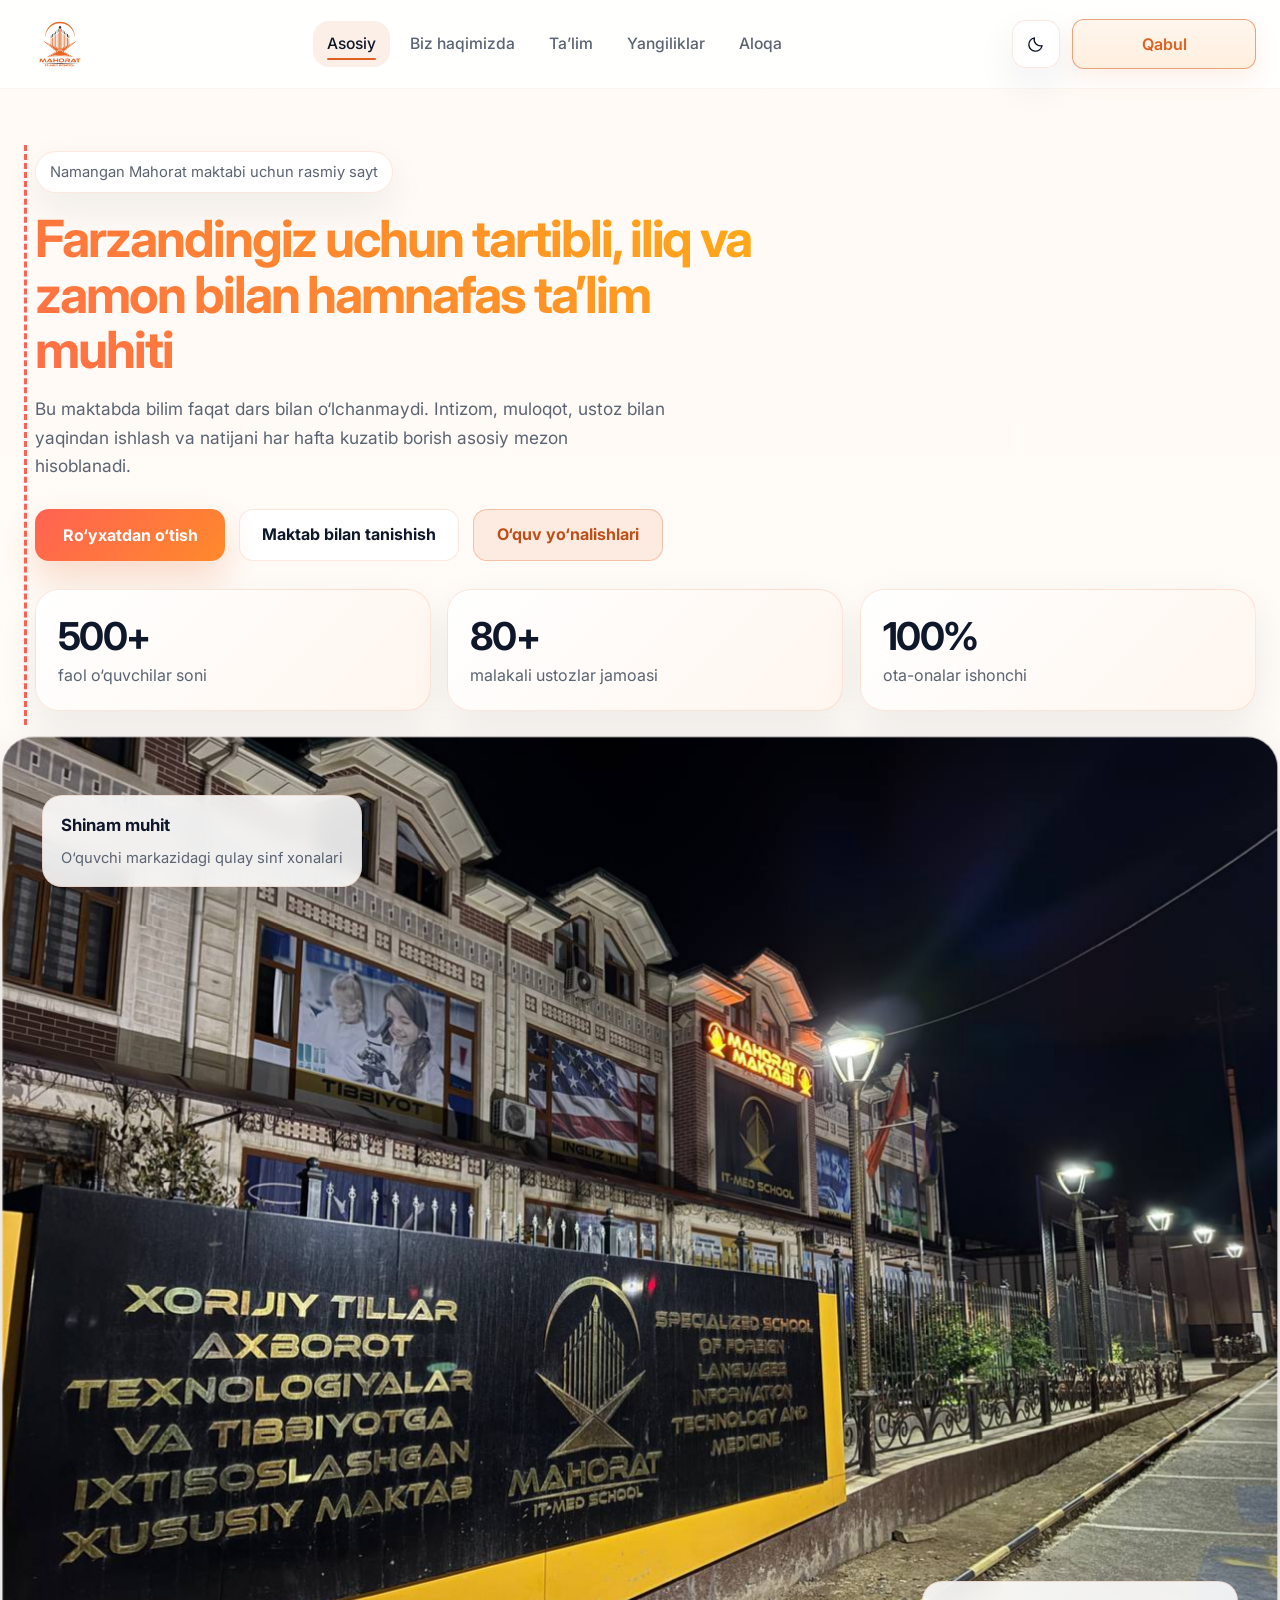
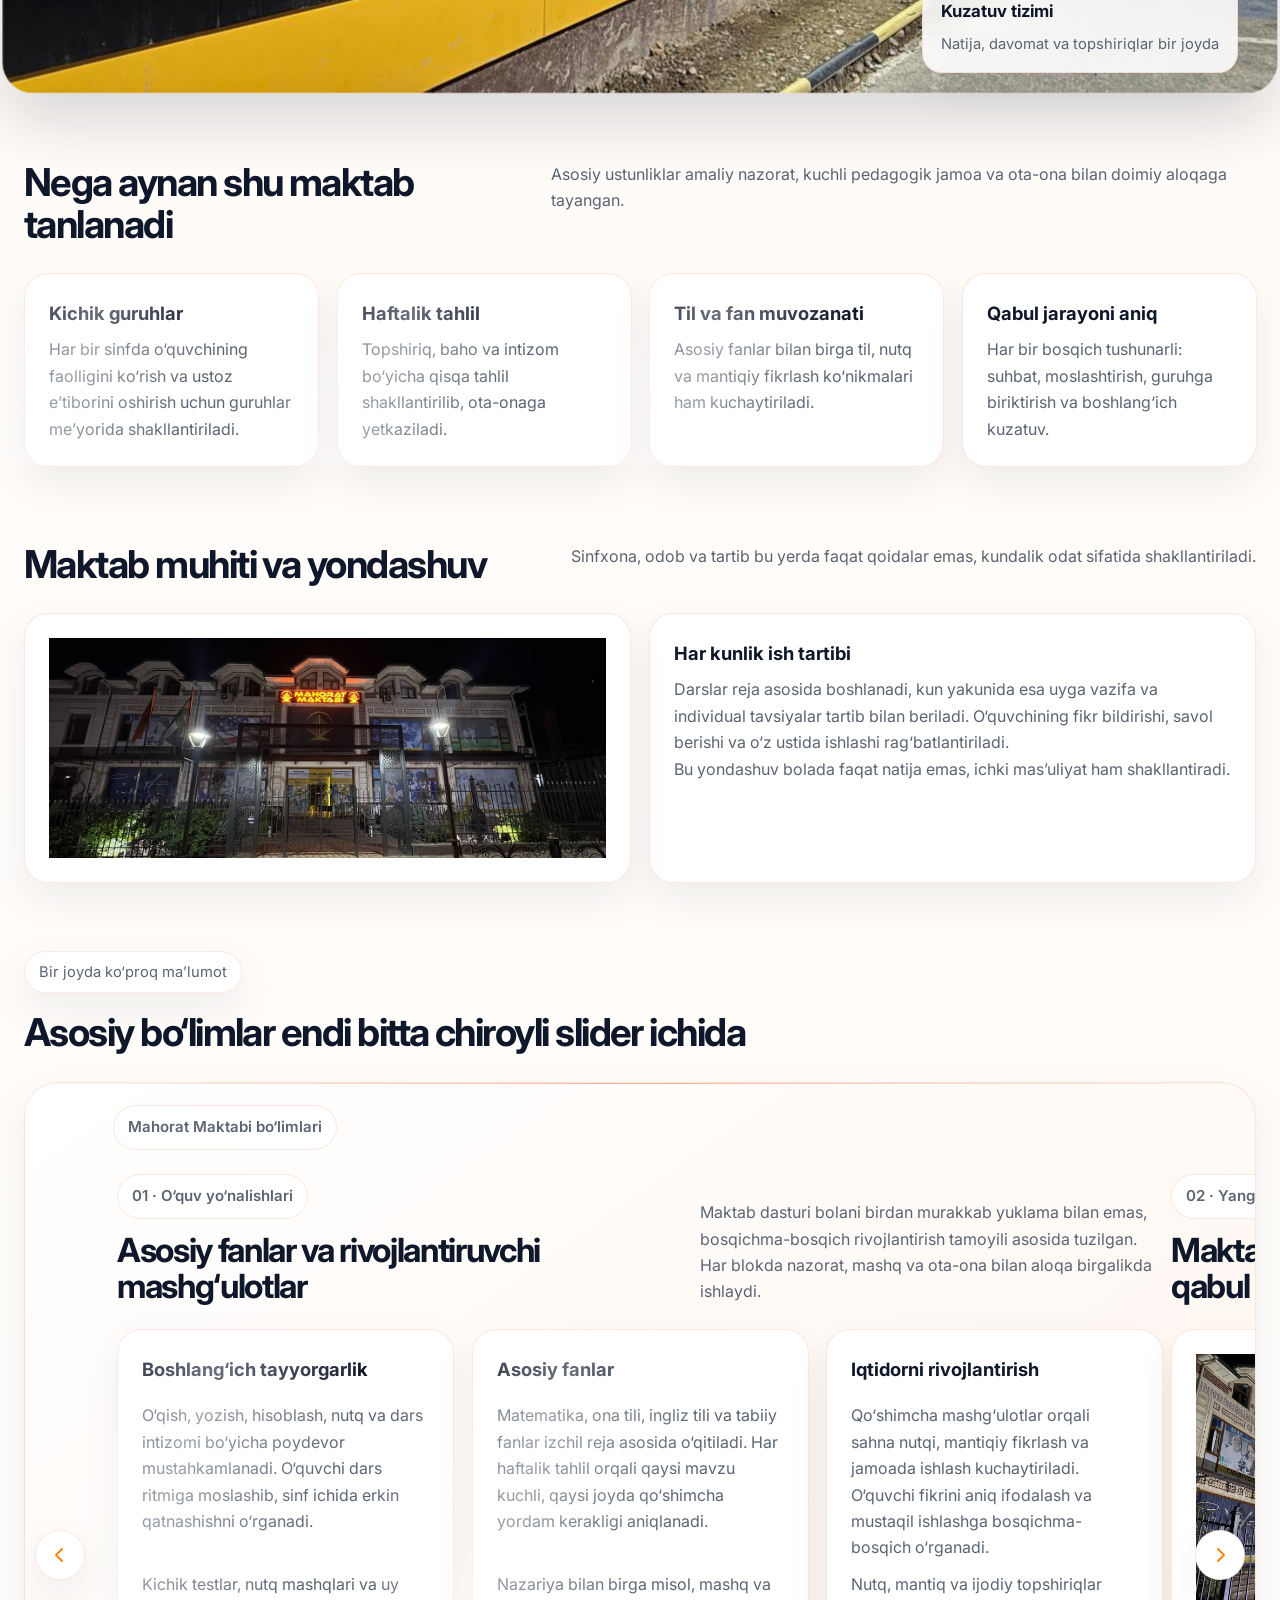
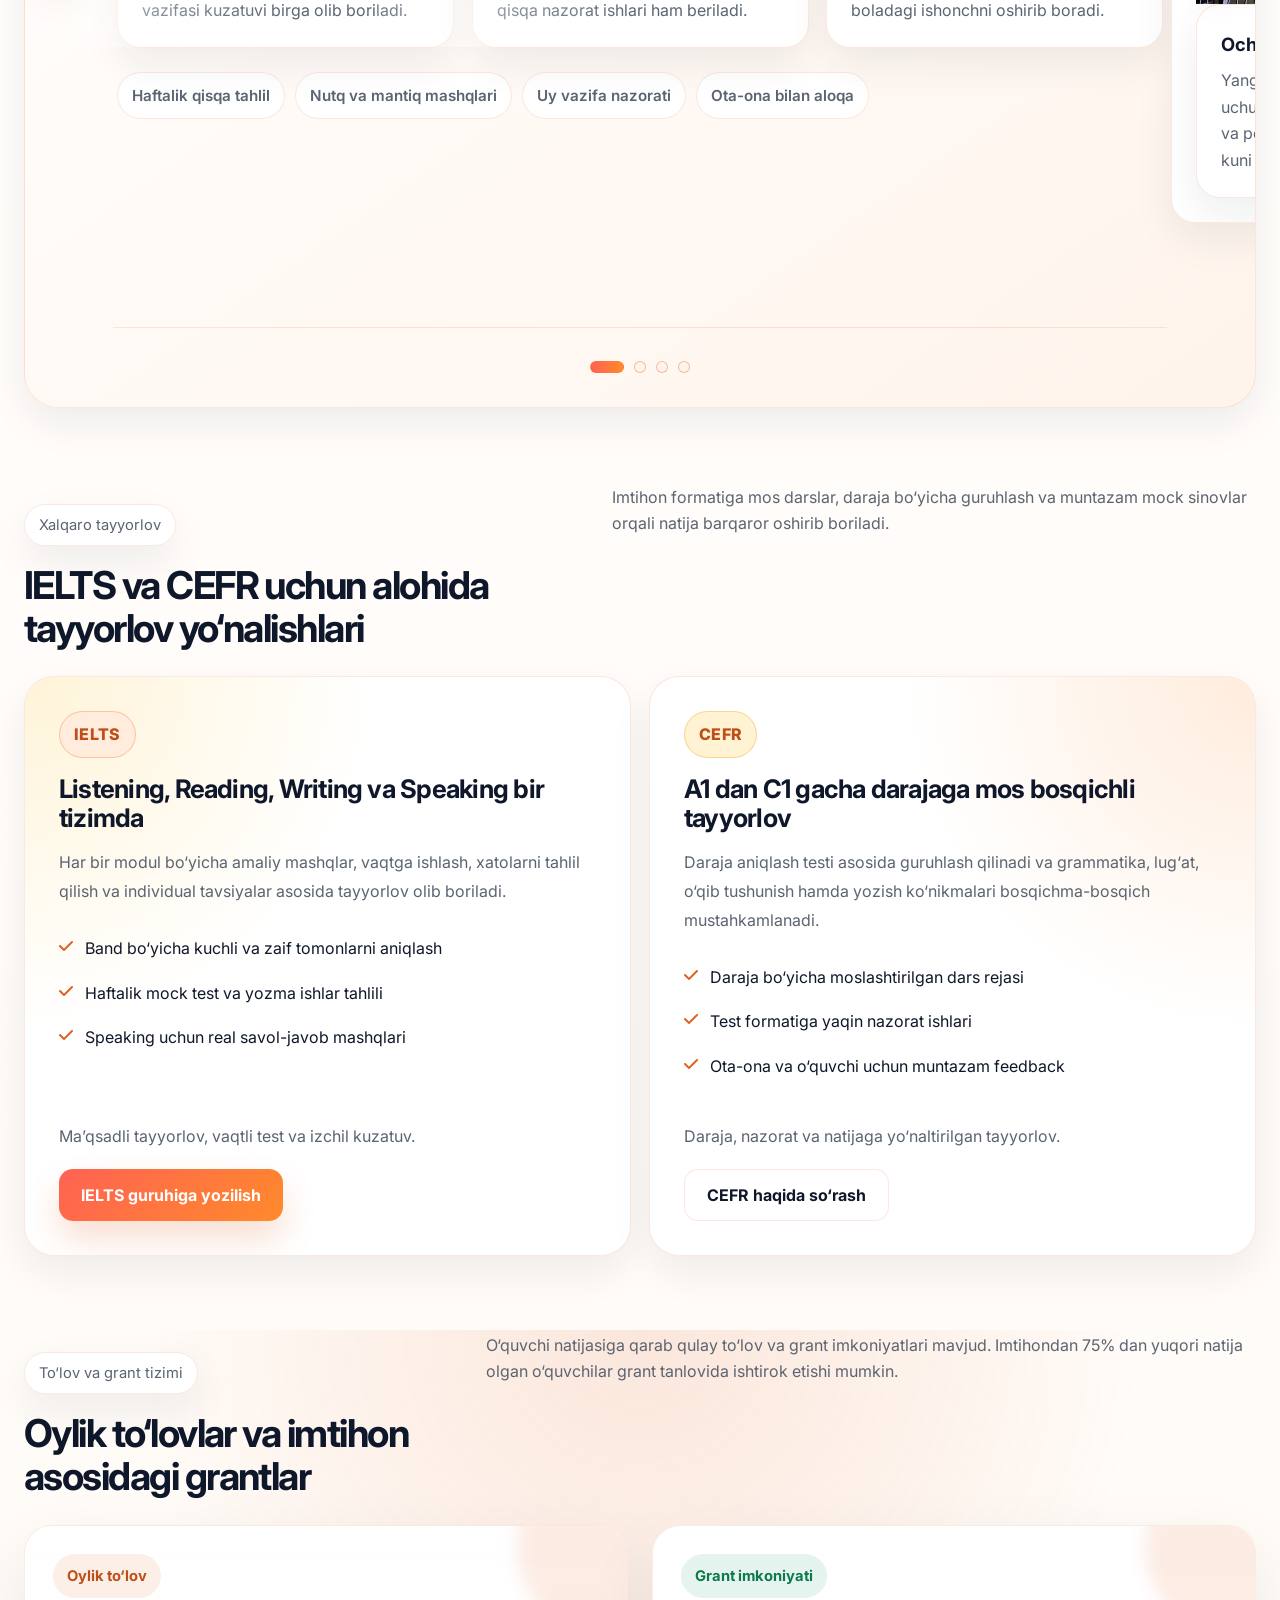
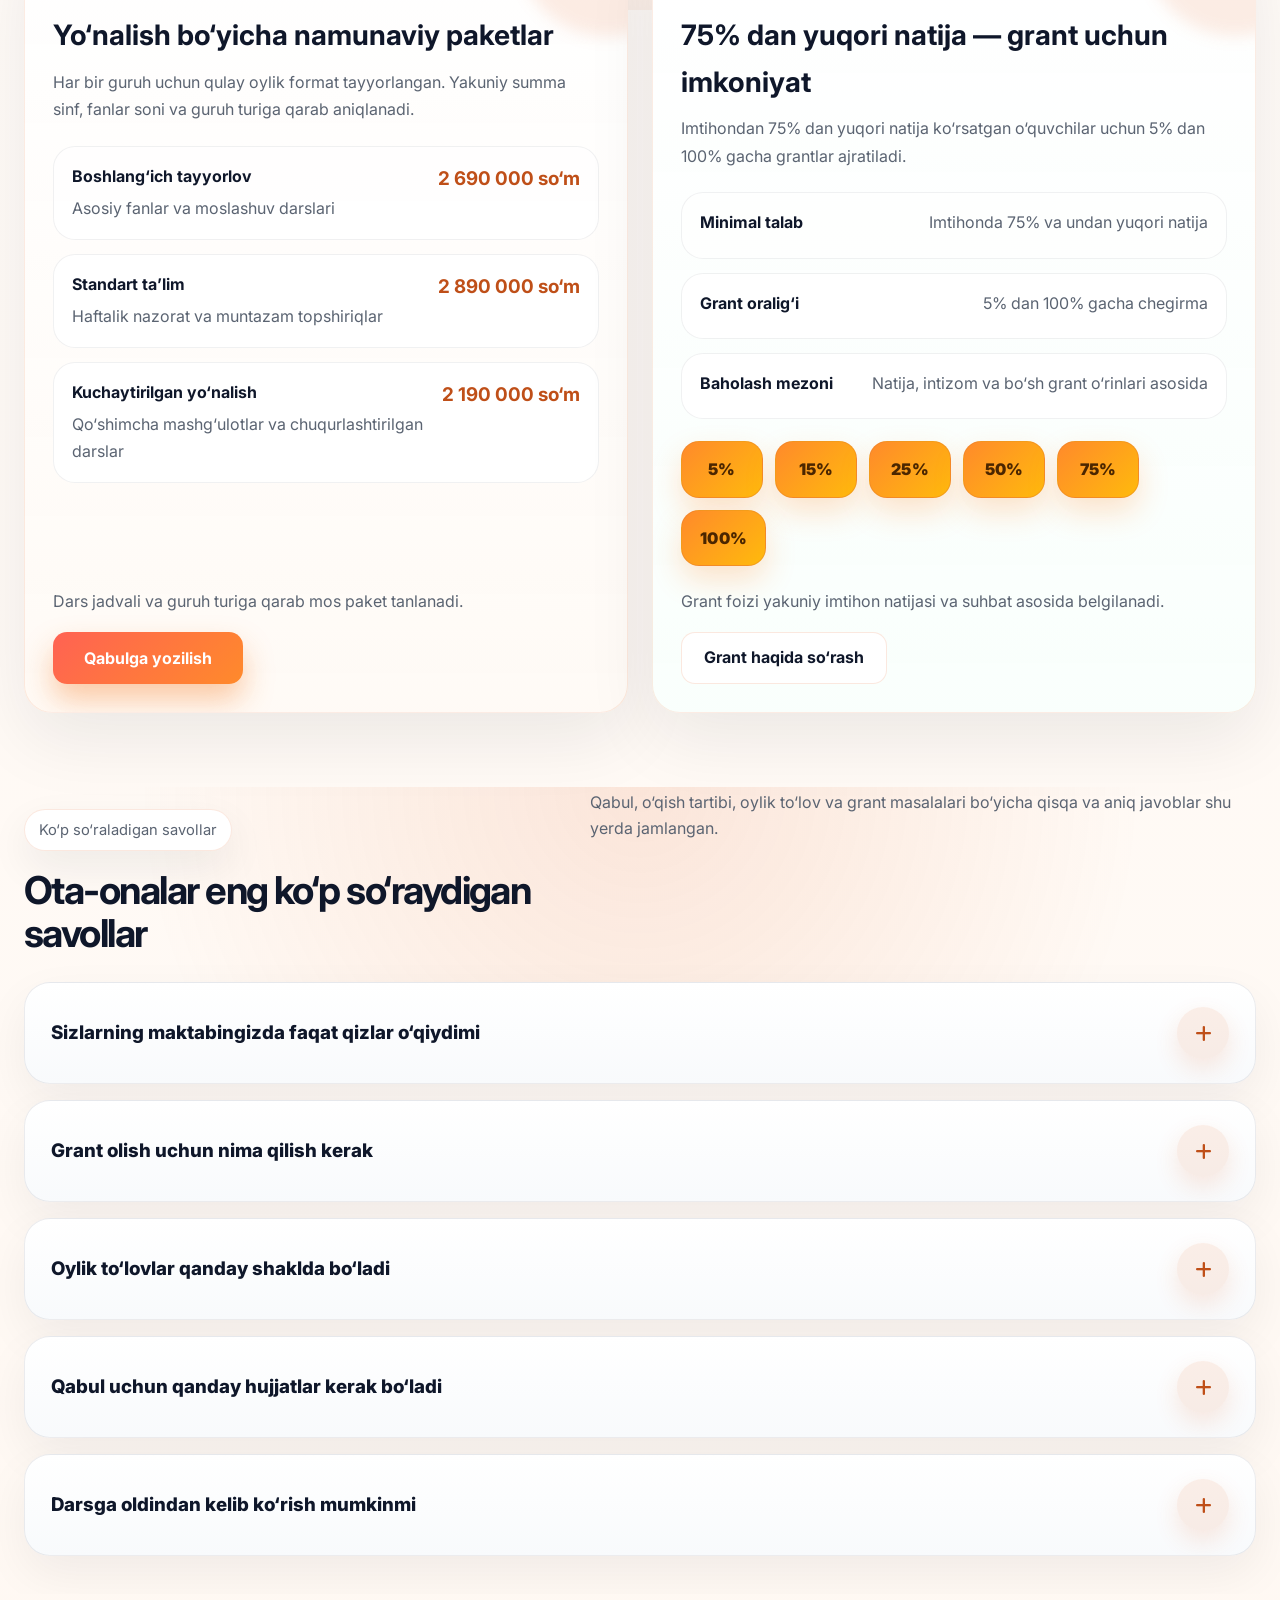
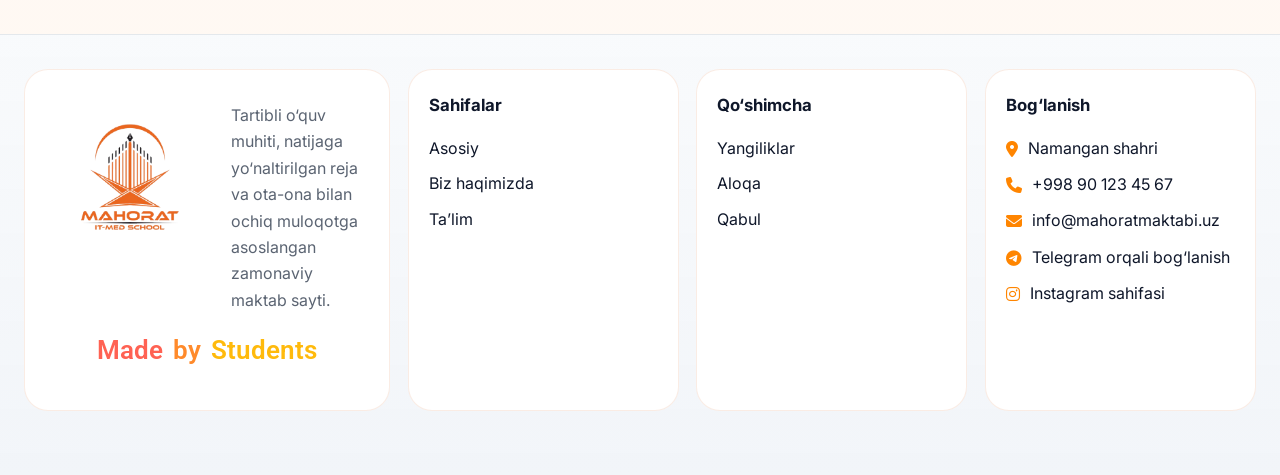
<file: index.html>
<!DOCTYPE html>
<html lang="uz">

<head>
  <meta charset="UTF-8">
  <meta name="google-site-verification" content="11I-brPsqKs0993Zm5zoW0I7X1Cb0csCSepZ3I0ky0c" />
  <meta name="viewport" content="width=device-width, initial-scale=1.0">

  <title>Mahorat Maktabi Namangan | Xususiy Maktab, Ingliz Tili va IELTS</title>

  <meta name="description"
    content="Mahorat Maktabi Namangandagi zamonaviy xususiy maktab. Ingliz tili, IELTS tayyorlov, sifatli ta'lim, tajribali ustozlar va qulay o'quv muhiti.">

  <meta name="robots" content="index,follow">

  <link rel="canonical" href="https://mahorat-maktab.vercel.app/">

  <link rel="icon" href="img/mahorat-titlee-logo.jpg">

  <meta property="og:title" content="Mahorat Maktabi Namangan | Xususiy Maktab, Ingliz Tili va IELTS">
  <meta property="og:description"
    content="Mahorat Maktabi Namangandagi zamonaviy xususiy maktab. Ingliz tili, IELTS tayyorlov va sifatli ta'lim.">
  <meta property="og:type" content="website">
  <meta property="og:url" content="https://mahorat-maktab.vercel.app/">

  <link rel="stylesheet" href="https://cdnjs.cloudflare.com/ajax/libs/font-awesome/6.5.1/css/all.min.css">
  <link rel="stylesheet" href="uslub.css">
</head>

<body class="bosh-sahifa">
  <div class="yuklanish-ekrani" aria-hidden="true">
    <div class="yuklanish-ichki">
      <img src="img/mahorat-logo-no-BG.png" alt="" class="yuklanish-logo">
      <div class="yuklanish-sarlavha">Mahorat Maktabi</div>
      <div class="yuklanish-matn">Sahifa tayyorlanmoqda</div>
      <div class="yuklanish-chiziq"><span></span></div>
    </div>
  </div>
  <header class="sahifa-boshi">
    <div class="konteyner yuqori-qism">
      <nav class="sayyoh-nav" aria-label="Asosiy navigatsiya">
        <a class="logo-qismi" href="index.html">
          <img src="img/mahorat-logo-no-BG.png" alt="Mahorat maktabi logotipi"></a>

        <button class="menu-tugma" type="button" aria-label="Menyuni ochish">
          <span></span>
          <span></span>
          <span></span>
        </button>

        <ul class="havolalar">
          <li class="faol"><a href="index.html">Asosiy</a></li>
          <li class="uzun"><a href="maktab-haqida.html">Biz haqimizda</a></li>
          <li><a href="talim.html">Ta’lim</a></li>
          <li><a href="yangiliklar.html">Yangiliklar</a></li>
          <li><a href="aloqa.html">Aloqa</a></li>
        </ul>

        <div class="ong-amallar">
          <button class="mavzu-tugma" type="button" aria-label="Tungi mavzuga o‘tish"><svg width="18" height="18"
              viewBox="0 0 24 24" fill="none" aria-hidden="true">
              <path d="M20.1 14.2A8.5 8.5 0 0 1 9.8 3.9a8.9 8.9 0 1 0 10.3 10.3Z" stroke="currentColor"
                stroke-width="1.8" stroke-linejoin="round" />
            </svg></button>
          <a class="aloqa-tugma" href="https://t.me/mahorat_maktabi_namangan" target="_blank" rel="noopener">Qabul</a>
        </div>
      </nav>
    </div>
  </header>

  <main class="asosiy-qism">
    <section class="qahramon">
      <div class="konteyner qahramon-panjarasi">
        <div class="qahramon-matn">
          <div class="qahramon-badge" data-kirish="1">Namangan Mahorat maktabi uchun rasmiy sayt</div>
          <h1 data-kirish="2">Farzandingiz uchun tartibli, iliq va zamon bilan hamnafas ta’lim muhiti</h1>
          <p data-kirish="3">Bu maktabda bilim faqat dars bilan o‘lchanmaydi. Intizom, muloqot, ustoz bilan yaqindan
            ishlash va natijani har hafta kuzatib borish asosiy mezon hisoblanadi.</p>
          <div class="tugmalar-qatori" data-kirish="4">
            <a class="toq-tugma" href="https://t.me/mahorat_maktabi_namangan" target="_blank" rel="noopener">Ro‘yxatdan
              o‘tish</a>
            <a class="yorqin-tugma" href="maktab-haqida.html">Maktab bilan tanishish</a>
            <a class="xabar-tugma" href="talim.html">O‘quv yo‘nalishlari</a>
          </div>
          <div class="qisqa-statlar">
            <div class="stat-karta">
              <strong>500+</strong>
              <span>faol o‘quvchilar soni</span>
            </div>
            <div class="stat-karta">
              <strong>80+</strong>
              <span>malakali ustozlar jamoasi</span>
            </div>
            <div class="stat-karta">
              <strong>100%</strong>
              <span>ota-onalar ishonchi</span>
            </div>
          </div>
        </div>

        <div class="qahramon-rasm" data-kirish="3">
          <img class="asosiy-rasm" src="img/photo_2025-11-15_17-37-52.jpg" alt="Maktab faoliyati">
          <div class="ustma-karta ustma-bir">
            <strong>Shinam muhit</strong>
            <span>O‘quvchi markazidagi qulay sinf xonalari</span>
          </div>
          <div class="ustma-karta ustma-ikki">
            <strong>Kuzatuv tizimi</strong>
            <span>Natija, davomat va topshiriqlar bir joyda</span>
          </div>
        </div>
      </div>
    </section>

    <section class="bolim">
      <div class="konteyner">
        <div class="bolim-boshi">
          <div>
            <h2>Nega aynan shu maktab tanlanadi</h2>
          </div>
          <p>Asosiy ustunliklar amaliy nazorat, kuchli pedagogik jamoa va ota-ona bilan doimiy aloqaga tayangan.</p>
        </div>
        <div class="tortlik-panjarasi">
          <article class="oddiy-karta"><strong>Kichik guruhlar</strong>
            <p>Har bir sinfda o‘quvchining faolligini ko‘rish va ustoz e’tiborini oshirish uchun guruhlar me’yorida
              shakllantiriladi.</p>
          </article>
          <article class="oddiy-karta"><strong>Haftalik tahlil</strong>
            <p>Topshiriq, baho va intizom bo‘yicha qisqa tahlil shakllantirilib, ota-onaga yetkaziladi.</p>
          </article>
          <article class="oddiy-karta"><strong>Til va fan muvozanati</strong>
            <p>Asosiy fanlar bilan birga til, nutq va mantiqiy fikrlash ko‘nikmalari ham kuchaytiriladi.</p>
          </article>
          <article class="oddiy-karta"><strong>Qabul jarayoni aniq</strong>
            <p>Har bir bosqich tushunarli: suhbat, moslashtirish, guruhga biriktirish va boshlang‘ich kuzatuv.</p>
          </article>
        </div>
      </div>
    </section>

    <section class="bolim">
      <div class="konteyner">
        <div class="bolim-boshi">
          <div>
            <h2>Maktab muhiti va yondashuv</h2>
          </div>
          <p>Sinfxona, odob va tartib bu yerda faqat qoidalar emas, kundalik odat sifatida shakllantiriladi.</p>
        </div>
        <div class="ikkilik-panjarasi">
          <article class="oddiy-karta rasmli-karta">
            <img src="img/photo_2025-11-15_17-37-40.jpg" alt="Sinfxona muhiti">
          </article>
          <article class="oddiy-karta">
            <strong>Har kunlik ish tartibi</strong>
            <p>Darslar reja asosida boshlanadi, kun yakunida esa uyga vazifa va individual tavsiyalar tartib bilan
              beriladi. O‘quvchining fikr bildirishi, savol berishi va o‘z ustida ishlashi rag‘batlantiriladi.</p>
            <p class="karta-izoh">Bu yondashuv bolada faqat natija emas, ichki mas’uliyat ham shakllantiradi.</p>
          </article>
        </div>
      </div>
    </section>

    <section class="bolim taqdimot-bolim">
      <div class="konteyner">
        <div class="bolim-boshi taqdimot-boshi">
          <div>
            <span class="sarlavha-belgisi">Bir joyda ko‘proq ma’lumot</span>
            <h2>Asosiy bo‘limlar endi bitta chiroyli slider ichida</h2>
          </div>
        </div>

        <div class="mazmun-slidery" data-slider="asosiy" data-slider-delay="5200">
          <div class="slayder-yuqori-qator">
            <div class="slayder-yorliq">Mahorat Maktabi bo‘limlari</div>
          </div>

          <div class="mazmun-slidery-trek">
            <article class="mazmun-slayd">
              <div class="slayd-sarlavha-qismi">
                <div>
                  <span class="slayd-ust-belgi">01 · O‘quv yo‘nalishlari</span>
                  <h3>Asosiy fanlar va rivojlantiruvchi mashg‘ulotlar</h3>
                </div>
                <p>Maktab dasturi bolani birdan murakkab yuklama bilan emas, bosqichma-bosqich rivojlantirish tamoyili
                  asosida tuzilgan. Har blokda nazorat, mashq va ota-ona bilan aloqa birgalikda ishlaydi.</p>
              </div>
              <div class="slayd-panjarasi uchlik-panjarasi baland-uchlik">
                <article class="ustun-karta"><strong>Boshlang‘ich tayyorgarlik</strong>
                  <p>O‘qish, yozish, hisoblash, nutq va dars intizomi bo‘yicha poydevor mustahkamlanadi. O‘quvchi dars
                    ritmiga moslashib, sinf ichida erkin qatnashishni o‘rganadi.</p>
                  <p class="karta-izoh">Kichik testlar, nutq mashqlari va uy vazifasi kuzatuvi birga olib boriladi.</p>
                </article>
                <article class="ustun-karta"><strong>Asosiy fanlar</strong>
                  <p>Matematika, ona tili, ingliz tili va tabiiy fanlar izchil reja asosida o‘qitiladi. Har haftalik
                    tahlil orqali qaysi mavzu kuchli, qaysi joyda qo‘shimcha yordam kerakligi aniqlanadi.</p>
                  <p class="karta-izoh">Nazariya bilan birga misol, mashq va qisqa nazorat ishlari ham beriladi.</p>
                </article>
                <article class="ustun-karta"><strong>Iqtidorni rivojlantirish</strong>
                  <p>Qo‘shimcha mashg‘ulotlar orqali sahna nutqi, mantiqiy fikrlash va jamoada ishlash kuchaytiriladi.
                    O‘quvchi fikrini aniq ifodalash va mustaqil ishlashga bosqichma-bosqich o‘rganadi.</p>
                  <p class="karta-izoh">Nutq, mantiq va ijodiy topshiriqlar boladagi ishonchni oshirib boradi.</p>
                </article>
              </div>
              <div class="slayd-foyda-chiplar">
                <span class="slayd-foyda-chip">Haftalik qisqa tahlil</span>
                <span class="slayd-foyda-chip">Nutq va mantiq mashqlari</span>
                <span class="slayd-foyda-chip">Uy vazifa nazorati</span>
                <span class="slayd-foyda-chip">Ota-ona bilan aloqa</span>
              </div>
            </article>

            <article class="mazmun-slayd">
              <div class="slayd-sarlavha-qismi">
                <div>
                  <span class="slayd-ust-belgi">02 · Yangilik va e’lonlar</span>
                  <h3>Maktab hayotidagi muhim tadbirlar va qabul yangiliklari</h3>
                </div>
                <p>Ochiq eshiklar kuni, fan haftaligi va yangi qabul bosqichlari shu blok ichida ixcham va zamonaviy
                  ko‘rinishda jamlandi.</p>
              </div>
              <div class="slayd-panjarasi yangilik-panjarasi baland-uchlik">
                <article class="yangilik-karta rasmli-karta">
                  <img src="img/photo_2025-11-15_17-38-00.jpg" alt="Ochiq eshiklar kuni">
                  <div class="oddiy-karta">
                    <strong>Ochiq eshiklar kuni</strong>
                    <p>Yangi kelayotgan ota-onalar uchun sinfxonalar, o‘quv rejalari va pedagoglar bilan tanishuv kuni
                      tashkil etiladi.</p>
                  </div>
                </article>
                <article class="yangilik-karta rasmli-karta">
                  <img src="img/photo_2025-11-15_17-37-46.jpg" alt="Fan haftaligi">
                  <div class="oddiy-karta">
                    <strong>Fan haftaligi</strong>
                    <p>Har bir yo‘nalish bo‘yicha kichik loyihalar, chiqishlar va sinf ichidagi amaliy ishlar namoyish
                      qilinadi.</p>
                  </div>
                </article>
                <article class="yangilik-karta rasmli-karta">
                  <img src="img/photo_2025-11-15_17-38-08.jpg" alt="Bahorgi qabul">
                  <div class="oddiy-karta">
                    <strong>Bahorgi qabul jarayoni</strong>
                    <p>Yangi guruhlarga qabul suhbat asosida olib boriladi. Joylar soni guruh sig‘imiga qarab
                      cheklangan.</p>
                  </div>
                </article>
              </div>
            </article>

            <article class="mazmun-slayd">
              <div class="slayd-sarlavha-qismi">
                <div>
                  <span class="slayd-ust-belgi">03 · Foto lavhalar</span>
                  <h3>Maktab muhitidan jonli va kengroq ko‘rinishlar</h3>
                </div>
                <p>Rasmlar balandroq ko‘rinishda joylashtirildi va slider ichida almashib turadigan sahifa hissini
                  beradi.</p>
              </div>
              <div class="foto-galereya-slider" data-gallery-slider data-slider-delay="4300">
                <div class="foto-galereya-track">
                  <article class="foto-katta-slayd">
                    <div class="foto-katta-rasm">
                      <img src="img/photo_2025-11-15_17-37-52.jpg" alt="Dars jarayoni">
                    </div>
                    <div class="foto-katta-matn">
                      <strong>Dars jarayoni</strong>
                      <p>Sokin, tartibli va faol ishtirok muhitida darslar aniq reja asosida olib boriladi.</p>
                    </div>
                  </article>
                  <article class="foto-katta-slayd">
                    <div class="foto-katta-rasm">
                      <img src="img/photo_2025-11-15_17-38-00.jpg" alt="Maktab ichki muhiti">
                    </div>
                    <div class="foto-katta-matn">
                      <strong>Ichki muhit</strong>
                      <p>Toza, yorug‘ va qulay joylashuv o‘quvchiga o‘zini erkin va xotirjam his qilishga yordam beradi.
                      </p>
                    </div>
                  </article>
                  <article class="foto-katta-slayd">
                    <div class="foto-katta-rasm">
                      <img src="img/photo_2025-11-15_17-38-08.jpg" alt="Ustoz va o‘quvchi ishlashi">
                    </div>
                    <div class="foto-katta-matn">
                      <strong>Yaqin ishlash</strong>
                      <p>Har bir o‘quvchiga alohida e’tibor berilib, ustoz va bola o‘rtasidagi aloqa mustahkam ushlab
                        boriladi.</p>
                    </div>
                  </article>
                </div>
                <div class="foto-galereya-pastki">
                  <div class="foto-galereya-izoh">Rasmlar avtomatik almashadi va tugmalar orqali ham boshqariladi.</div>
                  <div class="foto-galereya-boshqaruv">
                    <button class="slayder-tugma" type="button" data-gallery-prev aria-label="Oldingi rasm"><i
                        class="fa-solid fa-chevron-left"></i></button>
                    <div class="foto-galereya-nuqtalar" data-gallery-dots></div>
                    <button class="slayder-tugma" type="button" data-gallery-next aria-label="Keyingi rasm"><i
                        class="fa-solid fa-chevron-right"></i></button>
                  </div>
                </div>
              </div>
            </article>

            <article class="mazmun-slayd">
              <div class="slayd-sarlavha-qismi">
                <div>
                  <span class="slayd-ust-belgi">04 · Qabul bosqichlari</span>
                  <h3>Ariza topshirishdan birinchi haftagacha bo‘lgan jarayon</h3>
                </div>
                <p>Qabul bosqichlari endi balandroq kartalar va yakuniy chaqiruv bloki bilan bitta slaydga yig‘ildi.</p>
              </div>
              <div class="slayd-qadam-qismi">
                <div class="qadam-panjarasi baland-qadam-panjarasi">
                  <article class="qadam-karta"><strong>1. Ariza qoldirish</strong>
                    <p>Telefon, sayt yoki qabul orqali dastlabki murojaat qabul qilinadi.</p>
                  </article>
                  <article class="qadam-karta"><strong>2. Suhbat va tanishuv</strong>
                    <p>O‘quvchi holati va mos guruh aniqlanadi, ota-ona bilan qisqa yo‘naltiruvchi suhbat o‘tkaziladi.
                    </p>
                  </article>
                  <article class="qadam-karta"><strong>3. Hujjat rasmiylashuvi</strong>
                    <p>Kerakli ma’lumotlar to‘ldiriladi va dars boshlanish sanasi belgilanadi.</p>
                  </article>
                  <article class="qadam-karta"><strong>4. Moslashuv haftasi</strong>
                    <p>Birinchi haftada ustoz va kurator o‘quvchining moslashuvini alohida nazorat qiladi.</p>
                  </article>
                </div>
                <div class="qabul-karta slayd-chaqiruv-kartasi">
                  <strong>Farzandingiz uchun to‘g‘ri muhitni bugun tanlang</strong>
                  <p>Mahorat maktabi tartib, e’tibor va real natijaga tayanadigan ta’lim muhitini taklif etadi. Qabulga
                    yozib, bo‘sh o‘rinlar va mos sinf haqida aniq ma’lumot olishingiz mumkin.</p>
                  <div class="tugmalar-qatori">
                    <a class="toq-tugma" href="aloqa.html#qabul">Qabulga yozilish</a>
                    <a class="yorqin-tugma" href="yangiliklar.html">So‘nggi yangiliklar</a>
                  </div>
                </div>
              </div>
            </article>
          </div>

          <div class="slayder-pastki-qator">
            <div class="slayder-holat-matni">Slaydlar avtomatik almashadi, pastdagi tugmalar bilan ham boshqarishingiz
              mumkin.</div>
            <div class="slayder-past-boshqaruv">
              <button class="slayder-tugma" type="button" data-slider-prev aria-label="Oldingi slayd"><i
                  class="fa-solid fa-chevron-left" style="color: rgb(255, 133, 0);"></i></button>
              <div class="slayder-nuqtalar" data-slider-dots></div>
              <button class="slayder-tugma" type="button" data-slider-next aria-label="Keyingi slayd"><i
                  class="fa-solid fa-chevron-right" style="color: rgb(255, 133, 0);"></i></button>
            </div>
          </div>
        </div>
      </div>
    </section>
    <section class="bolim sertifikat-bolim">
      <div class="konteyner">
        <div class="bolim-boshi sertifikat-boshi">
          <div>
            <span class="sarlavha-belgisi">Xalqaro tayyorlov</span>
            <h2>IELTS va CEFR uchun alohida tayyorlov yo‘nalishlari</h2>
          </div>
          <p>Imtihon formatiga mos darslar, daraja bo‘yicha guruhlash va muntazam mock sinovlar orqali natija barqaror
            oshirib boriladi.</p>
        </div>

        <div class="sertifikat-panjarasi">
          <article class="sertifikat-karta sertifikat-karta--ielts">
            <div class="sertifikat-karta__ust">
              <span class="sertifikat-badge">IELTS</span>
              <h3>Listening, Reading, Writing va Speaking bir tizimda</h3>
              <p>Har bir modul bo‘yicha amaliy mashqlar, vaqtga ishlash, xatolarni tahlil qilish va individual
                tavsiyalar asosida tayyorlov olib boriladi.</p>
            </div>

            <ul class="sertifikat-royxat">
              <li><i class="fa-solid fa-check"></i> Band bo‘yicha kuchli va zaif tomonlarni aniqlash</li>
              <li><i class="fa-solid fa-check"></i> Haftalik mock test va yozma ishlar tahlili</li>
              <li><i class="fa-solid fa-check"></i> Speaking uchun real savol-javob mashqlari</li>
            </ul>

            <div class="sertifikat-karta__past">
              <span>Ma’qsadli tayyorlov, vaqtli test va izchil kuzatuv.</span>
              <a class="toq-tugma" href="https://t.me/mahorat_maktabi_namangan" target="_blank" rel="noopener">IELTS
                guruhiga yozilish</a>
            </div>
          </article>

          <article class="sertifikat-karta sertifikat-karta--cefr">
            <div class="sertifikat-karta__ust">
              <span class="sertifikat-badge sertifikat-badge--yorqin">CEFR</span>
              <h3>A1 dan C1 gacha darajaga mos bosqichli tayyorlov</h3>
              <p>Daraja aniqlash testi asosida guruhlash qilinadi va grammatika, lug‘at, o‘qib tushunish hamda yozish
                ko‘nikmalari bosqichma-bosqich mustahkamlanadi.</p>
            </div>

            <ul class="sertifikat-royxat">
              <li><i class="fa-solid fa-check"></i> Daraja bo‘yicha moslashtirilgan dars rejasi</li>
              <li><i class="fa-solid fa-check"></i> Test formatiga yaqin nazorat ishlari</li>
              <li><i class="fa-solid fa-check"></i> Ota-ona va o‘quvchi uchun muntazam feedback</li>
            </ul>

            <div class="sertifikat-karta__past">
              <span>Daraja, nazorat va natijaga yo‘naltirilgan tayyorlov.</span>
              <a class="yorqin-tugma" href="https://t.me/mahorat_maktabi_namangan" target="_blank" rel="noopener">CEFR
                haqida so‘rash</a>
            </div>
          </article>
        </div>
      </div>
    </section>

    <section class="bolim narx-grant-bolim">
      <div class="konteyner">
        <div class="bolim-boshi narx-grant-boshi">
          <div>
            <span class="sarlavha-belgisi">To‘lov va grant tizimi</span>
            <h2>Oylik to‘lovlar va imtihon asosidagi grantlar</h2>
          </div>
          <p>O‘quvchi natijasiga qarab qulay to‘lov va grant imkoniyatlari mavjud. Imtihondan 75% dan yuqori natija
            olgan o‘quvchilar grant tanlovida ishtirok etishi mumkin.</p>
        </div>

        <div class="narx-grant-panjarasi">
          <article class="narx-karta narx-karta--asosiy">
            <div class="narx-karta__ust">
              <span class="narx-badge">Oylik to‘lov</span>
              <h3>Yo‘nalish bo‘yicha namunaviy paketlar</h3>
              <p>Har bir guruh uchun qulay oylik format tayyorlangan. Yakuniy summa sinf, fanlar soni va guruh turiga
                qarab aniqlanadi.</p>
            </div>

            <div class="narx-jadvali">
              <div class="narx-satri">
                <div>
                  <strong>Boshlang‘ich tayyorlov</strong>
                  <span>Asosiy fanlar va moslashuv darslari</span>
                </div>
                <b>2 690 000 so‘m</b>
              </div>
              <div class="narx-satri">
                <div>
                  <strong>Standart ta’lim</strong>
                  <span>Haftalik nazorat va muntazam topshiriqlar</span>
                </div>
                <b>2 890 000 so‘m</b>
              </div>
              <div class="narx-satri">
                <div>
                  <strong>Kuchaytirilgan yo‘nalish</strong>
                  <span>Qo‘shimcha mashg‘ulotlar va chuqurlashtirilgan darslar</span>
                </div>
                <b>2 190 000 so‘m</b>
              </div>
            </div>

            <div class="narx-karta__past">
              <span>Dars jadvali va guruh turiga qarab mos paket tanlanadi.</span>
              <a class="toq-tugma grant-qabul-tugma" href="https://t.me/mahorat_maktabi_namangan">Qabulga yozilish</a>
            </div>
          </article>

          <article class="narx-karta narx-karta--grant">
            <div class="narx-karta__ust">
              <span class="narx-badge narx-badge--grant">Grant imkoniyati</span>
              <h3>75% dan yuqori natija — grant uchun imkoniyat</h3>
              <p>Imtihondan 75% dan yuqori natija ko‘rsatgan o‘quvchilar uchun 5% dan 100% gacha grantlar ajratiladi.
              </p>
            </div>

            <div class="grant-tavsiflar">
              <div class="grant-tavsif">
                <strong>Minimal talab</strong>
                <span>Imtihonda 75% va undan yuqori natija</span>
              </div>
              <div class="grant-tavsif">
                <strong>Grant oralig‘i</strong>
                <span>5% dan 100% gacha chegirma</span>
              </div>
              <div class="grant-tavsif">
                <strong>Baholash mezoni</strong>
                <span>Natija, intizom va bo‘sh grant o‘rinlari asosida</span>
              </div>
            </div>

            <div class="grant-foizlar" aria-label="Grant foizlari">
              <span>5%</span>
              <span>15%</span>
              <span>25%</span>
              <span>50%</span>
              <span>75%</span>
              <span>100%</span>
            </div>

            <div class="narx-karta__past narx-karta__past--ustma">
              <span>Grant foizi yakuniy imtihon natijasi va suhbat asosida belgilanadi.</span>
              <a class="yorqin-tugma" href="aloqa.html#qabul">Grant haqida so‘rash</a>
            </div>
          </article>
        </div>
      </div>
    </section>

    <section class="bolim faq-bolim faq-bolim--keng">
      <div class="konteyner">
        <div class="bolim-boshi faq-boshi">
          <div>
            <span class="sarlavha-belgisi">Ko‘p so‘raladigan savollar</span>
            <h2>Ota-onalar eng ko‘p so‘raydigan savollar</h2>
          </div>
          <p>Qabul, o‘qish tartibi, oylik to‘lov va grant masalalari bo‘yicha qisqa va aniq javoblar shu yerda
            jamlangan.</p>
        </div>

        <div class="faq-akkordeon" data-faq>
          <article class="faq-item">
            <button class="faq-sarlavha" type="button" aria-expanded="false">
              <span>Sizlarning maktabingizda faqat qizlar o‘qiydimi</span>
              <span class="faq-belgi" aria-hidden="true"><i class="fa-solid fa-plus"></i></span>
            </button>
            <div class="faq-javob" hidden>
              <p>Yo‘q. Maktabimiz o‘g‘il bolalar va qizlar uchun ochilgan. Guruhlar yosh va o‘quv darajasiga qarab
                shakllantiriladi.</p>
            </div>
          </article>

          <article class="faq-item">
            <button class="faq-sarlavha" type="button" aria-expanded="false">
              <span>Grant olish uchun nima qilish kerak</span>
              <span class="faq-belgi" aria-hidden="true"><i class="fa-solid fa-plus"></i></span>
            </button>
            <div class="faq-javob" hidden>
              <p>Grant tanlovida qatnashish uchun kirish imtihonida kamida 75% natija ko‘rsatish kerak. Natijaga qarab
                5% dan 100% gacha grant beriladi.</p>
            </div>
          </article>

          <article class="faq-item">
            <button class="faq-sarlavha" type="button" aria-expanded="false">
              <span>Oylik to‘lovlar qanday shaklda bo‘ladi</span>
              <span class="faq-belgi" aria-hidden="true"><i class="fa-solid fa-plus"></i></span>
            </button>
            <div class="faq-javob" hidden>
              <p>Oylik to‘lovlar yo‘nalish va guruh turiga qarab belgilanadi. Saytda namunaviy paketlar ko‘rsatilgan,
                aniq summa qabul jarayonida tasdiqlanadi.</p>
            </div>
          </article>

          <article class="faq-item">
            <button class="faq-sarlavha" type="button" aria-expanded="false">
              <span>Qabul uchun qanday hujjatlar kerak bo‘ladi</span>
              <span class="faq-belgi" aria-hidden="true"><i class="fa-solid fa-plus"></i></span>
            </button>
            <div class="faq-javob" hidden>
              <p>Asosiy ma’lumotlar, o‘quvchi haqida qisqa ma’lumot va bog‘lanish raqami kerak bo‘ladi. Keyingi
                bosqichlar qabul bo‘limi tomonidan tushuntiriladi.</p>
            </div>
          </article>

          <article class="faq-item">
            <button class="faq-sarlavha" type="button" aria-expanded="false">
              <span>Darsga oldindan kelib ko‘rish mumkinmi</span>
              <span class="faq-belgi" aria-hidden="true"><i class="fa-solid fa-plus"></i></span>
            </button>
            <div class="faq-javob" hidden>
              <p>Ha. Oldindan yozilish orqali maktab muhiti, dars tartibi va guruhlar bilan yaqindan tanishish mumkin.
              </p>
            </div>
          </article>
        </div>
      </div>
    </section>

  </main>

  <footer class="oyoq">
    <div class="konteyner oyoq-ichki">
      <div class="oyoq-panjarasi">
        <div class="oyoq-ustun">
          <div class="oyoq-flex">
            <img src="img/mahorat-logo-no-BG.png" alt="Mahorat Maktabi logotipi">
            <p style="margin-top: 10px;">Tartibli o‘quv muhiti, natijaga yo‘naltirilgan reja va ota-ona bilan ochiq
              muloqotga asoslangan zamonaviy maktab sayti.</p>
          </div>
          <h5><span id="first-oyoq">Made</span> <span id="ikkinchi-oyoq">by</span><span
              id="uchinchi-oyoq">Students</span></h5>
        </div>
        <div class="oyoq-ustun">
          <strong>Sahifalar</strong>
          <ul>
            <li><a href="index.html">Asosiy</a></li>
            <li><a href="maktab-haqida.html">Biz haqimizda</a></li>
            <li><a href="talim.html">Ta’lim</a></li>
          </ul>
        </div>
        <div class="oyoq-ustun">
          <strong>Qo‘shimcha</strong>
          <ul>
            <li><a href="yangiliklar.html">Yangiliklar</a></li>
            <li><a href="aloqa.html">Aloqa</a></li>
            <li><a href="aloqa.html#qabul">Qabul</a></li>
          </ul>
        </div>
        <div class="oyoq-ustun">
          <strong>Bog‘lanish</strong>
          <ul>
            <li><a href="https://www.google.com/maps/search/?api=1&query=Namangan+shahri" target="_blank"
                rel="noopener"><i class="fa-solid fa-location-dot" style="color: rgb(255, 133, 0);"></i> Namangan
                shahri</a></li>
            <li><a href="tel:+998901234567"><i class="fa-solid fa-phone" style="color: rgb(255, 133, 0);"></i> +998 90
                123 45 67</a></li>
            <li><a href="mailto:info@mahoratmaktabi.uz"><i class="fa-solid fa-envelope"
                  style="color: rgb(255, 133, 0);"></i> info@mahoratmaktabi.uz</a></li>
            <li><a href="https://t.me/mahorat_maktabi_namangan" target="_blank" rel="noopener"><i
                  class="fa-brands fa-telegram" style="color: rgb(255, 133, 0);"></i> Telegram orqali bog‘lanish</a>
            </li>
            <li><a href="https://www.instagram.com/mahorat_maktabi/" target="_blank" rel="noopener"><i
                  class="fa-brands fa-instagram" style="color: rgb(255, 133, 0);"></i> Instagram sahifasi</a></li>
          </ul>
        </div>
      </div>
      <div class="oyoq-pastki">
        <span>© 2026 Mahorat Maktabi. Barcha huquqlar himoyalangan.</span>
        <span>Sayt maktab uslubida yangidan yig‘ildi.</span>
      </div>
    </div>
  </footer>

  <script src="skript.js"></script>
</body>

</html>
</file>
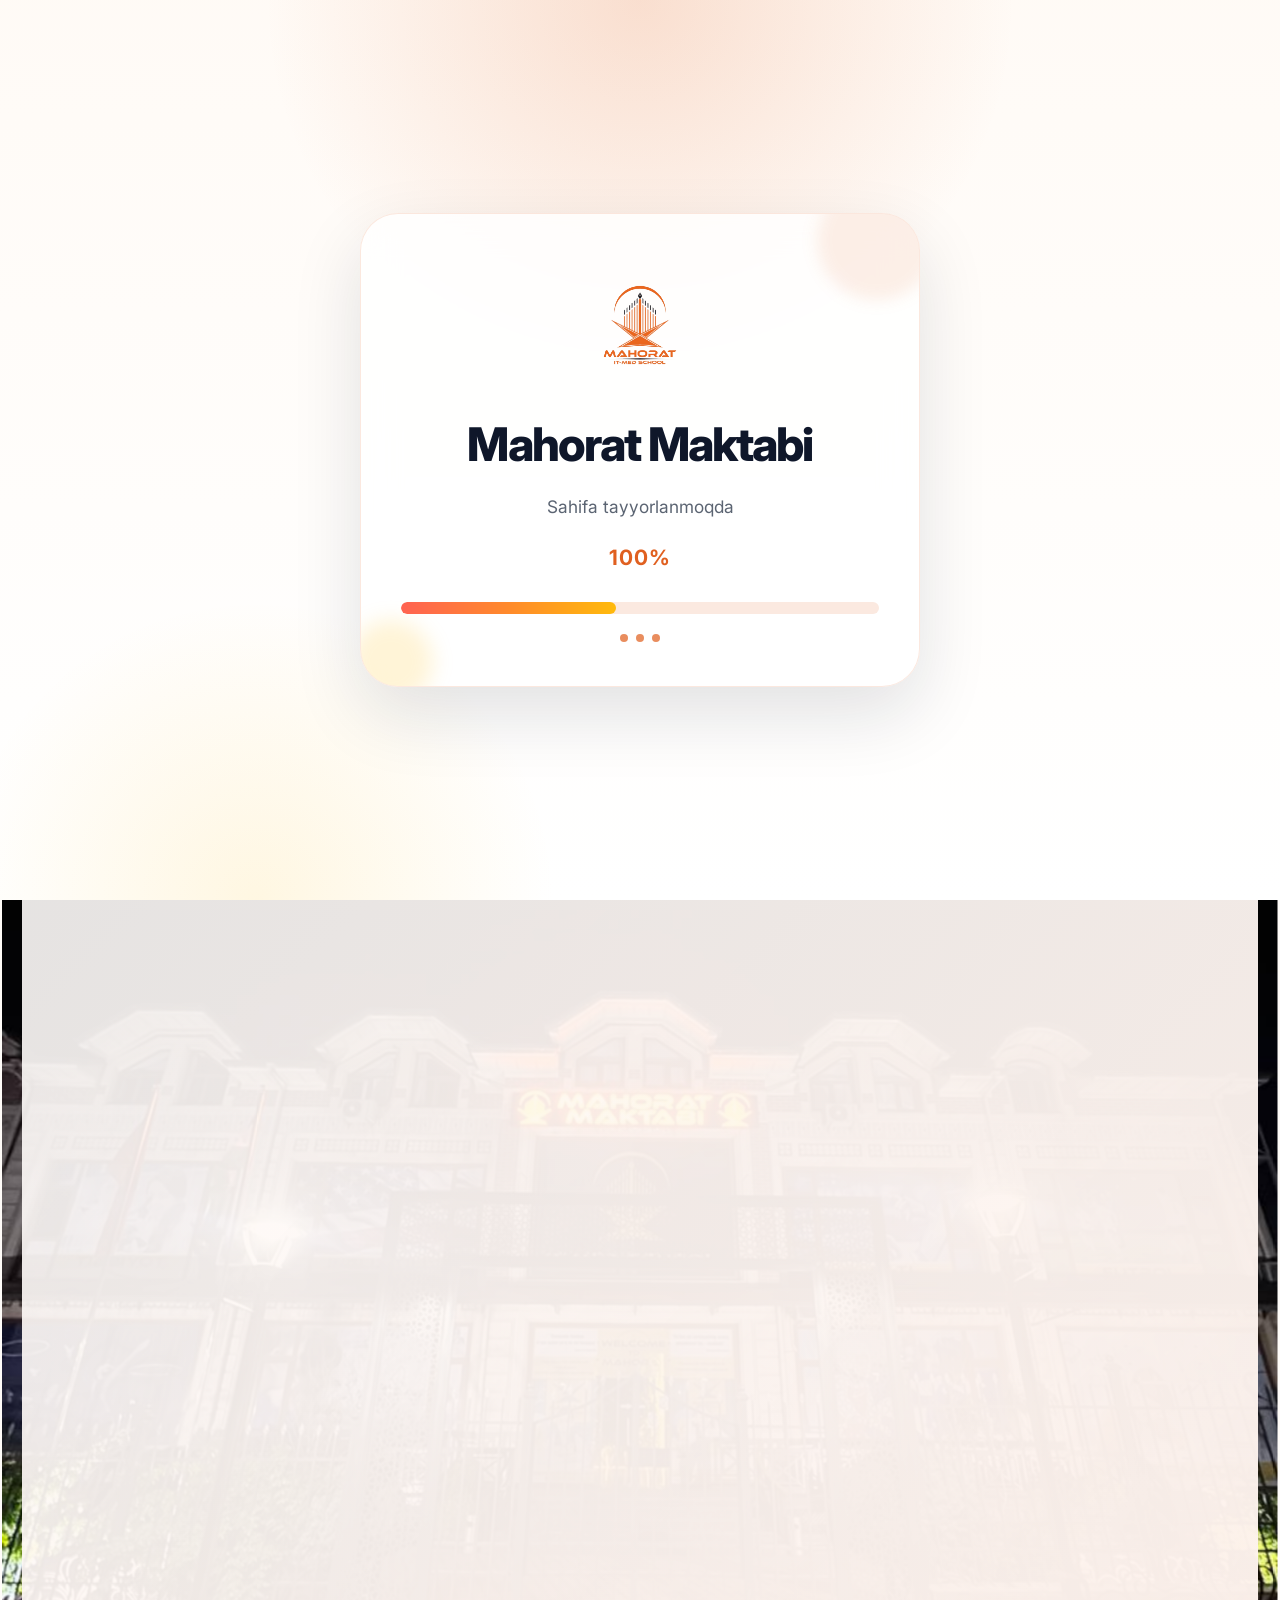
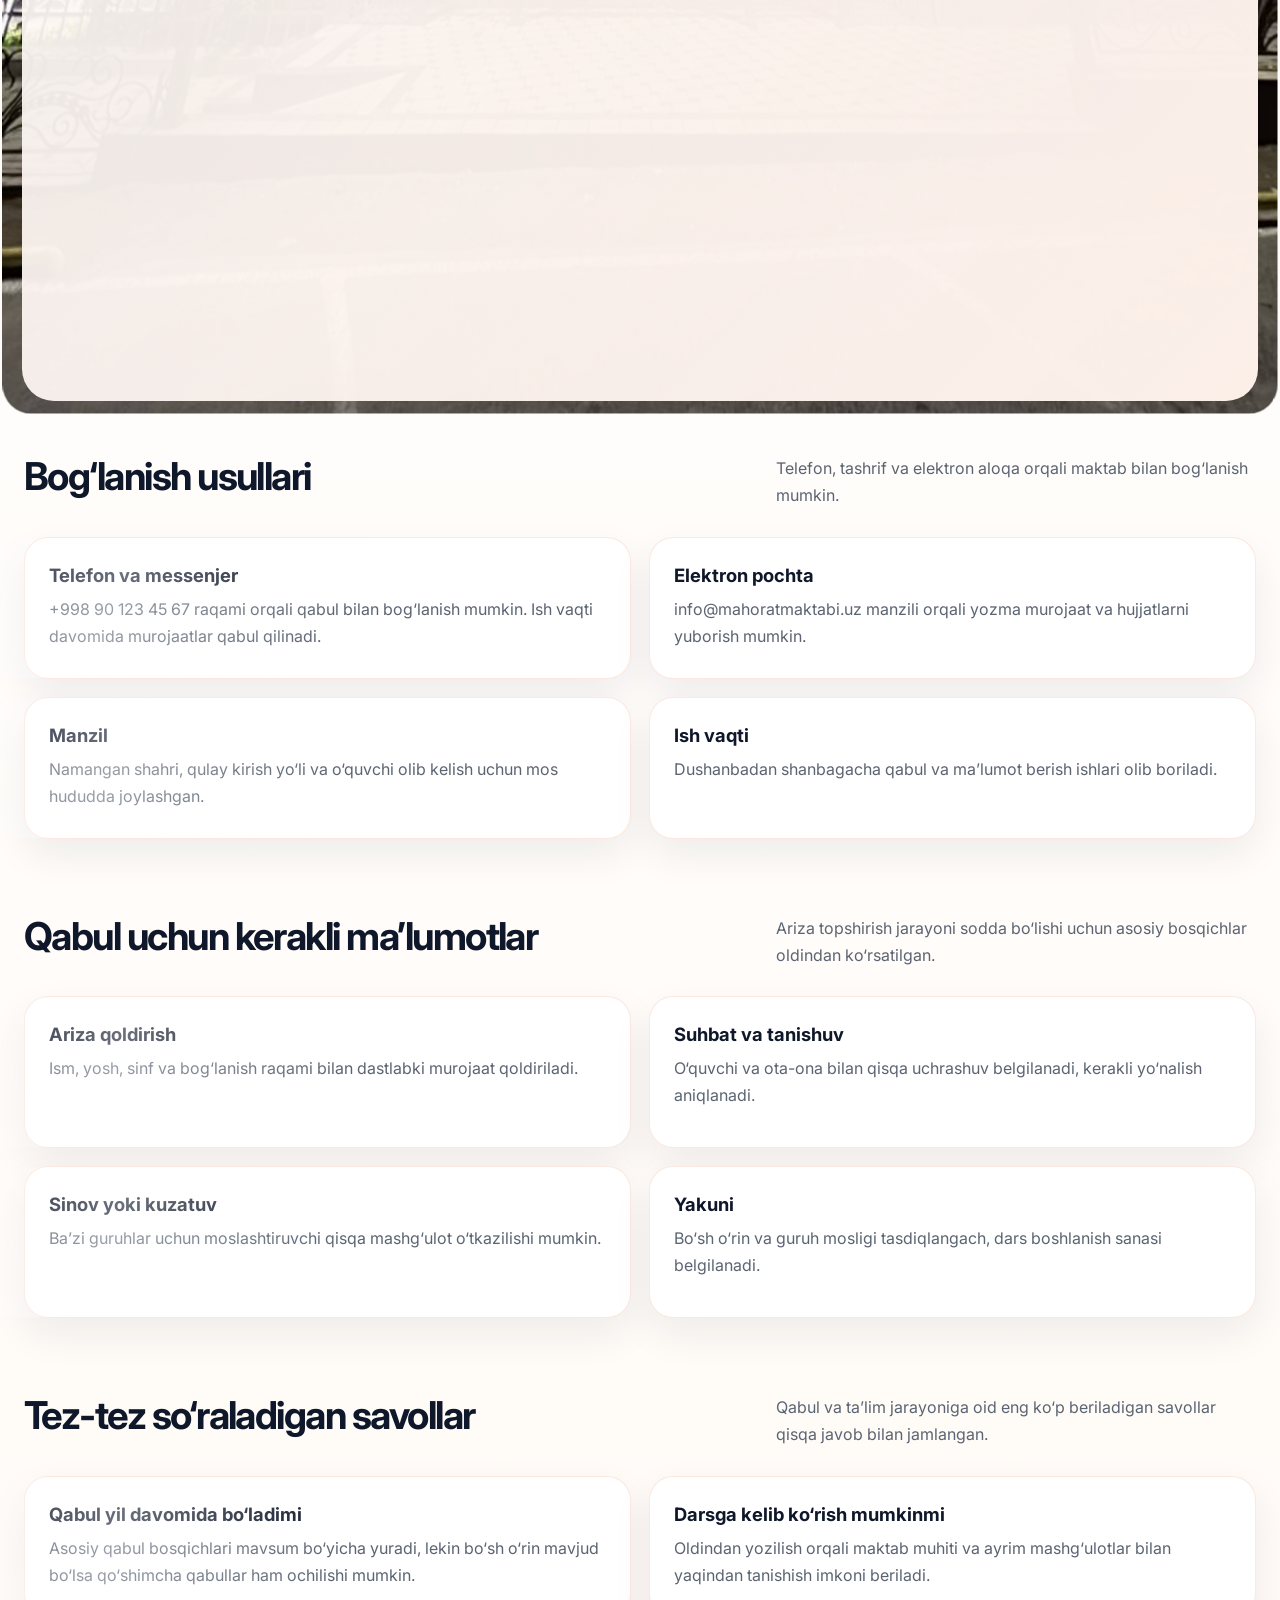
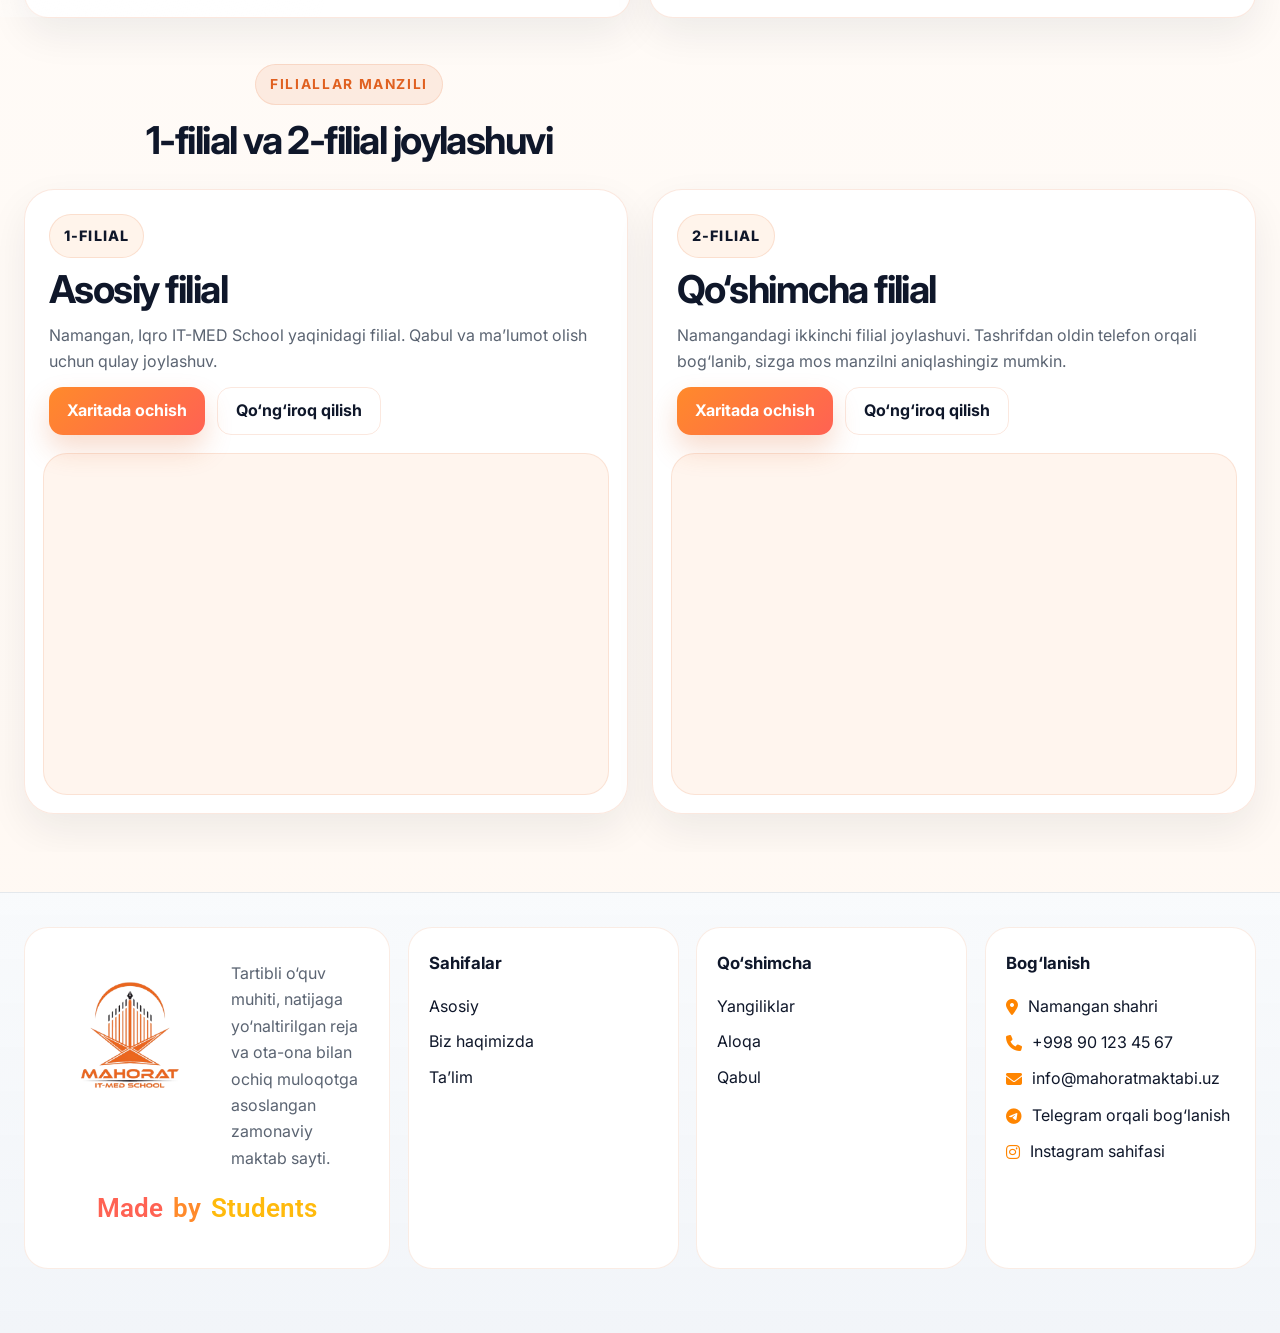
<file: aloqa.html>
<!DOCTYPE html>
<html lang="uz">

<head>
  <meta charset="UTF-8">
  <meta name="google-site-verification" content="11I-brPsqKs0993Zm5zoW0I7X1Cb0csCSepZ3I0ky0c" />
  <meta name="viewport" content="width=device-width, initial-scale=1.0">
  <meta name="description" content="Mahorat Maktabi bilan bog‘lanish uchun telefon, manzil va murojaat ma’lumotlari.">
  <title>Aloqa | Mahorat Maktabi</title>
  <link rel="canonical" href="https://mahorat-maktabi.vercel.app/aloqa.html">
  <link rel="icon" href="img/mahorat-titlee-logo.jpg">
  <link rel="stylesheet" href="https://cdnjs.cloudflare.com/ajax/libs/font-awesome/6.5.1/css/all.min.css">
  <link rel="stylesheet" href="uslub.css">
</head>

<body class="aloqa-sahifa">
  <div class="yuklanish-ekrani" aria-hidden="true">
    <div class="yuklanish-ichki">
      <img src="img/mahorat-logo-no-BG.png" alt="" class="yuklanish-logo">
      <div class="yuklanish-sarlavha">Mahorat Maktabi</div>
      <div class="yuklanish-matn">Sahifa tayyorlanmoqda</div>
      <div class="yuklanish-chiziq"><span></span></div>
    </div>
  </div>
  <header class="sahifa-boshi">
    <div class="konteyner yuqori-qism">
      <nav class="sayyoh-nav" aria-label="Asosiy navigatsiya">
        <a class="logo-qismi" href="index.html"><img src="img/mahorat-logo-no-BG.png"
            alt="Mahorat maktabi logotipi"></a>
        <button class="menu-tugma" type="button"
          aria-label="Menyuni ochish"><span></span><span></span><span></span></button>
        <ul class="havolalar">
          <li><a href="index.html">Asosiy</a></li>
          <li class="uzun"><a href="maktab-haqida.html">Biz haqimizda</a></li>
          <li><a href="talim.html">Ta’lim</a></li>
          <li><a href="yangiliklar.html">Yangiliklar</a></li>
          <li class="faol"><a href="aloqa.html">Aloqa</a></li>
        </ul>
        <div class="ong-amallar"><button class="mavzu-tugma" type="button" aria-label="Tungi mavzuga o‘tish"><svg
              width="18" height="18" viewBox="0 0 24 24" fill="none" aria-hidden="true">
              <path d="M20.1 14.2A8.5 8.5 0 0 1 9.8 3.9a8.9 8.9 0 1 0 10.3 10.3Z" stroke="currentColor"
                stroke-width="1.8" stroke-linejoin="round" />
            </svg></button><a class="aloqa-tugma" href="https://t.me/mahorat_maktabi_namangan" target="_blank" rel="noopener">Qabul</a></div>
      </nav>
    </div>
  </header>

  <main class="asosiy-qism">
    <section class="ichki-qahramon">
      <div class="konteyner ichki-qahramon-panjarasi">
        <div class="ichki-qahramon-matn">
          <h1>Bog‘lanish, qabulga yozilish va maktabga tashrif buyurish bo‘yicha ma’lumotlar</h1>
          <p>Siz qabulga yozilish, maktab joylashuvi yoki dars tartibi bo‘yicha kerakli ma’lumotni shu sahifadan
            topishingiz mumkin.</p>
          <div class="qator-matn"><span class="qator-chip">Telefon</span><span class="qator-chip">Manzil</span><span
              class="qator-chip">Qabul</span></div>
        </div>
        <div class="ichki-qahramon-rasm"><img src="img/photo_2025-11-15_17-38-14.jpg" alt="Aloqa va qabul"></div>
      </div>
    </section>

    <section class="bolim">
      <div class="konteyner">
        <div class="bolim-boshi">
          <div>
            <h2>Bog‘lanish usullari</h2>
          </div>
          <p>Telefon, tashrif va elektron aloqa orqali maktab bilan bog‘lanish mumkin.</p>
        </div>
        <div class="aloqa-panjarasi">
          <article class="aloqa-karta"><strong>Telefon va messenjer</strong>
            <p><a href="tel:+998901234567">+998 90 123 45 67</a> raqami orqali qabul bilan bog‘lanish mumkin. Ish vaqti
              davomida murojaatlar qabul
              qilinadi.</p>
          </article>
          <article class="aloqa-karta"><strong>Elektron pochta</strong>
            <p><a href="mailto:info@mahoratmaktabi.uz">info@mahoratmaktabi.uz</a> manzili orqali yozma murojaat va
              hujjatlarni yuborish mumkin.</p>
          </article>
          <article class="aloqa-karta"><strong>Manzil</strong>
            <p><a href="https://www.google.com/maps/search/?api=1&query=Namangan+shahri" target="_blank"
                rel="noopener">Namangan shahri</a>, qulay kirish yo‘li va o‘quvchi olib kelish uchun mos hududda
              joylashgan.</p>
          </article>
          <article class="aloqa-karta"><strong>Ish vaqti</strong>
            <p>Dushanbadan shanbagacha qabul va ma’lumot berish ishlari olib boriladi.</p>
          </article>
        </div>
      </div>
    </section>

    <section class="bolim" id="qabul">
      <div class="konteyner">
        <div class="bolim-boshi">
          <div>
            <h2>Qabul uchun kerakli ma’lumotlar</h2>
          </div>
          <p>Ariza topshirish jarayoni sodda bo‘lishi uchun asosiy bosqichlar oldindan ko‘rsatilgan.</p>
        </div>
        <div class="qadam-panjarasi">
          <article class="qabul-karta"><strong>Ariza qoldirish</strong>
            <p>Ism, yosh, sinf va bog‘lanish raqami bilan dastlabki murojaat qoldiriladi.</p>
          </article>
          <article class="qabul-karta"><strong>Suhbat va tanishuv</strong>
            <p>O‘quvchi va ota-ona bilan qisqa uchrashuv belgilanadi, kerakli yo‘nalish aniqlanadi.</p>
          </article>
          <article class="qabul-karta"><strong>Sinov yoki kuzatuv</strong>
            <p>Ba’zi guruhlar uchun moslashtiruvchi qisqa mashg‘ulot o‘tkazilishi mumkin.</p>
          </article>
          <article class="qabul-karta"><strong>Yakuni</strong>
            <p>Bo‘sh o‘rin va guruh mosligi tasdiqlangach, dars boshlanish sanasi belgilanadi.</p>
          </article>
        </div>
      </div>
    </section>

    <section class="bolim">
      <div class="konteyner">
        <div class="bolim-boshi">
          <div>
            <h2>Tez-tez so‘raladigan savollar</h2>
          </div>
          <p>Qabul va ta’lim jarayoniga oid eng ko‘p beriladigan savollar qisqa javob bilan jamlangan.</p>
        </div>
        <div class="savol-panjarasi">
          <article class="savol-karta"><strong>Qabul yil davomida bo‘ladimi</strong>
            <p>Asosiy qabul bosqichlari mavsum bo‘yicha yuradi, lekin bo‘sh o‘rin mavjud bo‘lsa qo‘shimcha qabullar ham
              ochilishi mumkin.</p>
          </article>
          <article class="savol-karta"><strong>Darsga kelib ko‘rish mumkinmi</strong>
            <p>Oldindan yozilish orqali maktab muhiti va ayrim mashg‘ulotlar bilan yaqindan tanishish imkoni beriladi.
            </p>
          </article>
        </div>
      </div>
    </section>


    <section class="bolim filial-manzillari" id="filiallar">
      <div class="konteyner">
        <div class="bolim-boshi filial-bosh">
          <div>
            <span class="filial-bosh__yorliq">Filiallar manzili</span>
            <div class="texth2">
              <h2>1-filial va 2-filial joylashuvi</h2>
           </div>
          </div>
        </div>

        <div class="filial-panjarasi">
          <article class="filial-karta">
            <div class="filial-karta__ust">
              <span class="filial-chip">1-FILIAL</span>
              <h3>Asosiy filial</h3>
              <p>Namangan, Iqro IT-MED School yaqinidagi filial. Qabul va ma’lumot olish uchun qulay joylashuv.</p>
              <div class="filial-amallar">
                <a href="https://www.google.com/maps/search/?api=1&query=Namangan%2C%20Iqro%20IT-MED%20School" target="_blank" rel="noopener">Xaritada ochish</a>
                <a href="tel:+998901234567">Qo‘ng‘iroq qilish</a>
              </div>
            </div>
            <div class="filial-xarita">
              <iframe title="1-filial xaritasi" style="border:0;" allowfullscreen="" loading="lazy"
                referrerpolicy="no-referrer-when-downgrade"
                src="https://www.google.com/maps/embed/v1/place?q=Namangan%2C%20Iqro%20IT-MED%20School&key=AIzaSyBFw0Qbyq9zTFTd-tUY6dZWTgaQzuU17R8"></iframe>
            </div>
          </article>

          <article class="filial-karta">
            <div class="filial-karta__ust">
              <span class="filial-chip">2-FILIAL</span>
              <h3>Qo‘shimcha filial</h3>
              <p>Namangandagi ikkinchi filial joylashuvi. Tashrifdan oldin telefon orqali bog‘lanib, sizga mos manzilni aniqlashingiz mumkin.</p>
              <div class="filial-amallar">
                <a href="https://www.google.com/maps/search/?api=1&query=41%C2%B000%2724.4%22N%2071%C2%B041%2740.8%22E" target="_blank" rel="noopener">Xaritada ochish</a>
                <a href="tel:+998901234567">Qo‘ng‘iroq qilish</a>
              </div>
            </div>
            <div class="filial-xarita">
              <iframe title="2-filial xaritasi" style="border:0;" allowfullscreen="" loading="lazy"
                referrerpolicy="no-referrer-when-downgrade"
                src="https://www.google.com/maps/embed/v1/place?q=41%C2%B000'24.4%22N%2071%C2%B041'40.8%22E&key=AIzaSyBFw0Qbyq9zTFTd-tUY6dZWTgaQzuU17R8"></iframe>
            </div>
          </article>
        </div>
      </div>
    </section>
  </main>

  <footer class="oyoq">
    <div class="konteyner oyoq-ichki">
      <div class="oyoq-panjarasi">
        <div class="oyoq-ustun">
          <div class="oyoq-flex">
            <img src="img/mahorat-logo-no-BG.png" alt="Mahorat Maktabi logotipi">
            <p style="margin-top: 10px;">Tartibli o‘quv muhiti, natijaga yo‘naltirilgan reja va ota-ona bilan ochiq muloqotga asoslangan zamonaviy maktab sayti.</p>
          </div>
          <h5><span id="first-oyoq">Made</span> <span id="ikkinchi-oyoq">by</span><span id="uchinchi-oyoq">Students</span></h5>
        </div>
        <div class="oyoq-ustun">
          <strong>Sahifalar</strong>
          <ul>
            <li><a href="index.html">Asosiy</a></li>
            <li><a href="maktab-haqida.html">Biz haqimizda</a></li>
            <li><a href="talim.html">Ta’lim</a></li>
          </ul>
        </div>
        <div class="oyoq-ustun">
          <strong>Qo‘shimcha</strong>
          <ul>
            <li><a href="yangiliklar.html">Yangiliklar</a></li>
            <li><a href="aloqa.html">Aloqa</a></li>
            <li><a href="aloqa.html#qabul">Qabul</a></li>
          </ul>
        </div>
        <div class="oyoq-ustun">
          <strong>Bog‘lanish</strong>
          <ul>
            <li><a href="https://www.google.com/maps/search/?api=1&query=Namangan+shahri" target="_blank" rel="noopener"><i class="fa-solid fa-location-dot" style="color: rgb(255, 133, 0);"></i> Namangan shahri</a></li>
            <li><a href="tel:+998901234567"><i class="fa-solid fa-phone" style="color: rgb(255, 133, 0);"></i> +998 90 123 45 67</a></li>
            <li><a href="mailto:info@mahoratmaktabi.uz"><i class="fa-solid fa-envelope" style="color: rgb(255, 133, 0);"></i> info@mahoratmaktabi.uz</a></li>
            <li><a href="https://t.me/mahorat_maktabi_namangan" target="_blank" rel="noopener"><i class="fa-brands fa-telegram" style="color: rgb(255, 133, 0);"></i> Telegram orqali bog‘lanish</a></li>
            <li><a href="https://www.instagram.com/mahorat_maktabi/" target="_blank" rel="noopener"><i class="fa-brands fa-instagram" style="color: rgb(255, 133, 0);"></i> Instagram sahifasi</a></li>
          </ul>
        </div>
      </div>
      <div class="oyoq-pastki">
        <span>© 2026 Mahorat Maktabi. Barcha huquqlar himoyalangan.</span>
        <span>Sayt maktab uslubida yangidan yig‘ildi.</span>
      </div>
    </div>
  </footer>
  <script src="skript.js"></script>
</body>

</html>
</file>
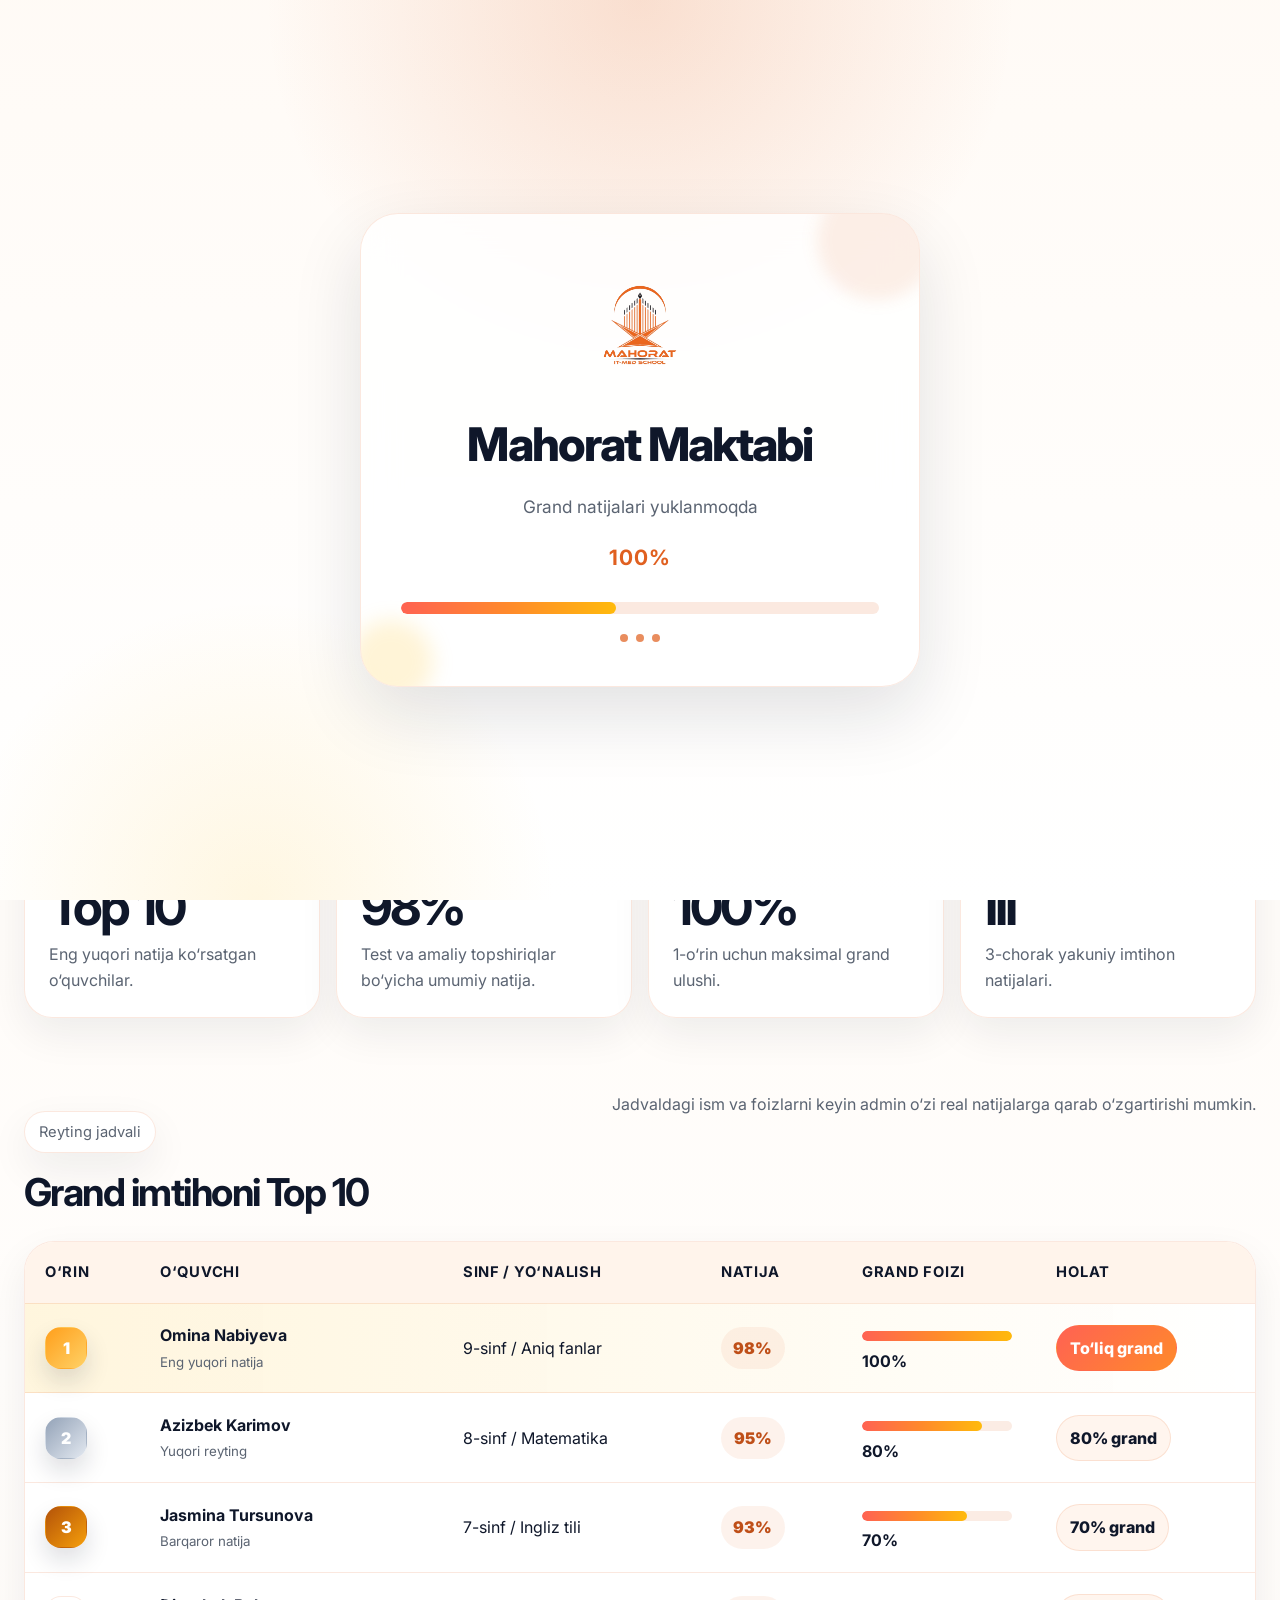
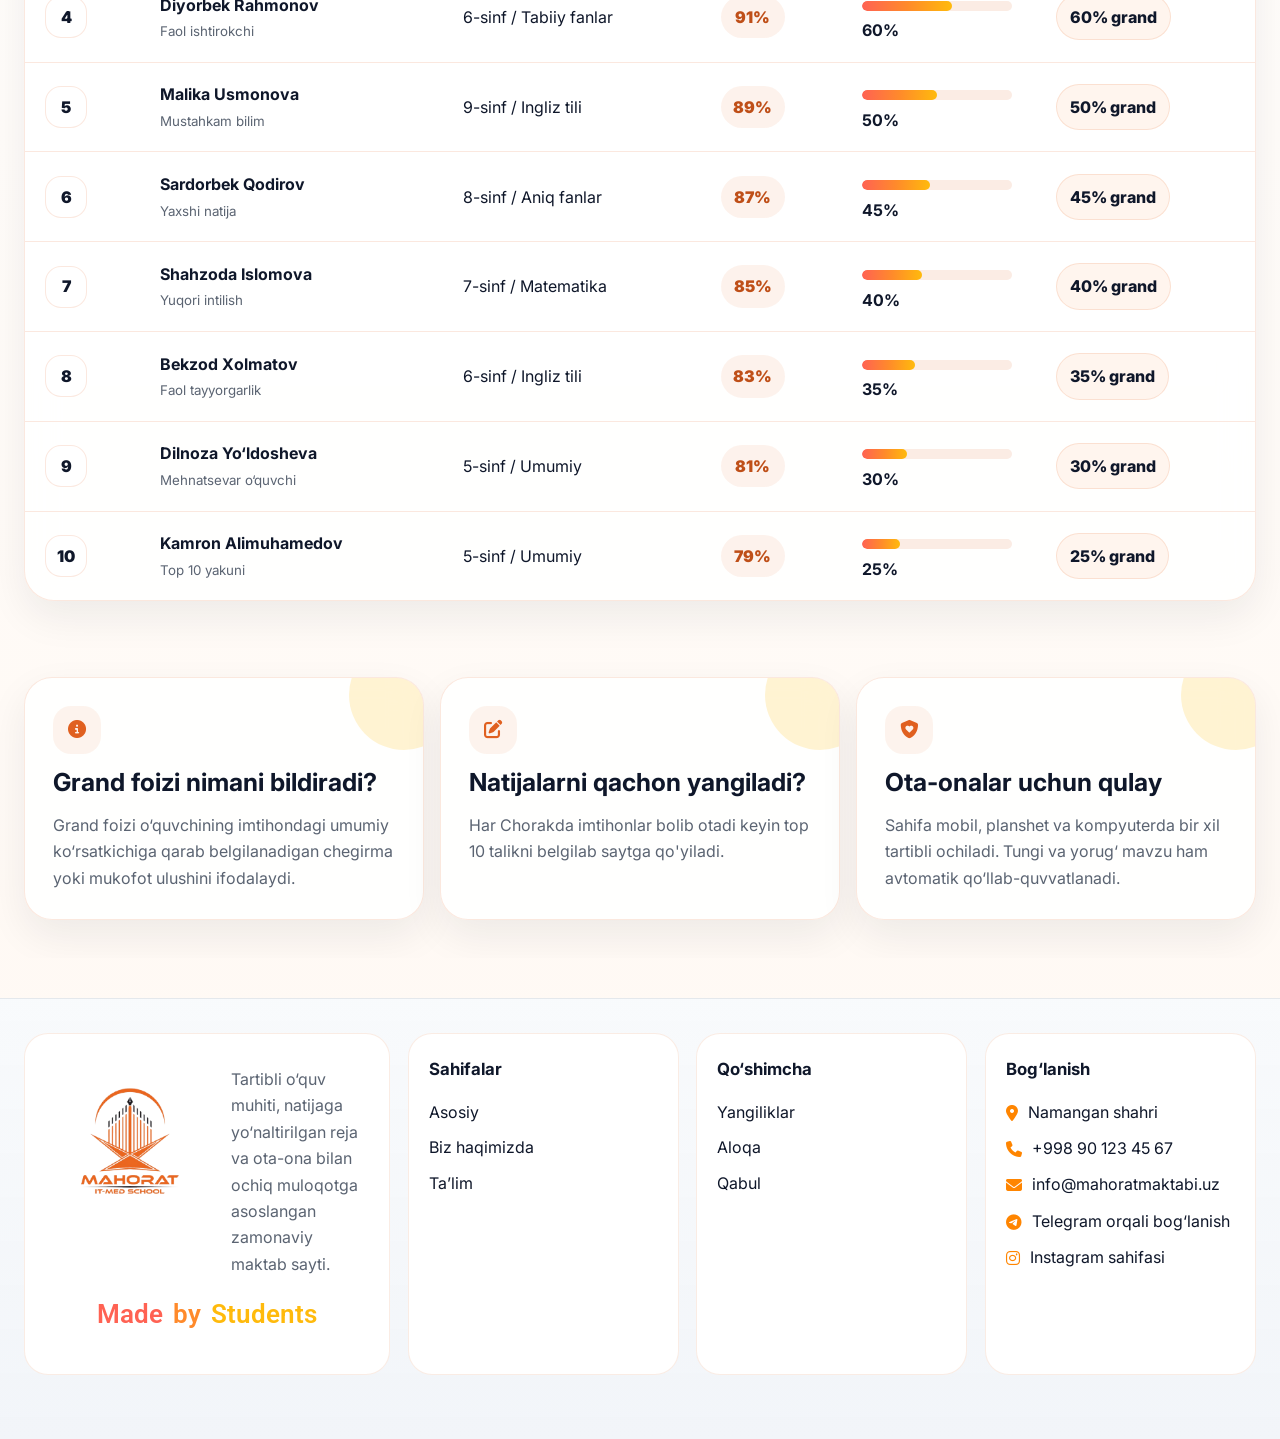
<file: grand-natijalari.html>
<!DOCTYPE html>
<html lang="uz">

<head>
  <meta charset="UTF-8">
  <meta name="google-site-verification" content="11I-brPsqKs0993Zm5zoW0I7X1Cb0csCSepZ3I0ky0c" />
  <meta name="viewport" content="width=device-width, initial-scale=1.0">
  <meta name="description" content="Mahorat Maktabi grand imtihoni natijalari: top 10 o‘quvchi, natija foizi va grand darajasi.">
  <title>Grand natijalari | Mahorat Maktabi</title>
  <link rel="canonical" href="https://mahorat-maktabi.vercel.app/grand-natijalari.html">
  <link rel="icon" href="img/mahorat-titlee-logo.jpg">
  <link rel="stylesheet" href="https://cdnjs.cloudflare.com/ajax/libs/font-awesome/6.5.1/css/all.min.css">
  <link rel="stylesheet" href="uslub.css">
</head>

<body class="yangilik-sahifa grand-natija-sahifa">
  <div class="yuklanish-ekrani" aria-hidden="true">
    <div class="yuklanish-ichki">
      <img src="img/mahorat-logo-no-BG.png" alt="" class="yuklanish-logo">
      <div class="yuklanish-sarlavha">Mahorat Maktabi</div>
      <div class="yuklanish-matn">Grand natijalari yuklanmoqda</div>
      <div class="yuklanish-chiziq"><span></span></div>
    </div>
  </div>

  <header class="sahifa-boshi">
    <div class="konteyner yuqori-qism">
      <nav class="sayyoh-nav" aria-label="Asosiy navigatsiya">
        <a class="logo-qismi" href="index.html"><img src="img/mahorat-logo-no-BG.png" alt="Mahorat maktabi logotipi"></a>
        <button class="menu-tugma" type="button" aria-label="Menyuni ochish"><span></span><span></span><span></span></button>
        <ul class="havolalar">
          <li><a href="index.html">Asosiy</a></li>
          <li class="uzun"><a href="maktab-haqida.html">Biz haqimizda</a></li>
          <li><a href="talim.html">Ta’lim</a></li>
          <li class="faol"><a href="yangiliklar.html">Yangiliklar</a></li>
          <li><a href="aloqa.html">Aloqa</a></li>
        </ul>
        <div class="ong-amallar"><button class="mavzu-tugma" type="button" aria-label="Tungi mavzuga o‘tish"><svg
              width="18" height="18" viewBox="0 0 24 24" fill="none" aria-hidden="true">
              <path d="M20.1 14.2A8.5 8.5 0 0 1 9.8 3.9a8.9 8.9 0 1 0 10.3 10.3Z" stroke="currentColor"
                stroke-width="1.8" stroke-linejoin="round" />
            </svg></button><a class="aloqa-tugma" href="https://t.me/mahorat_maktabi_namangan" target="_blank"
            rel="noopener">Qabul</a></div>
      </nav>
    </div>
  </header>

  <main class="asosiy-qism">
    <section class="grand-hero ichki-qahramon">
      <div class="konteyner grand-hero-panjarasi">
        <div class="grand-hero-matn" data-jonlanish>
          <div class="grand-breadcrumb">
            <a href="yangiliklar.html"><i class="fa-solid fa-newspaper"></i> Yangiliklar</a>
            <span>/</span>
            <strong>Grand natijalari</strong>
          </div>
          <span class="sarlavha-belgisi">3-chorak grand imtihoni</span>
          <h1>Top 10 grand natijalari</h1>
          <p>Ushbu sahifada grand imtihonida eng yuqori natija ko‘rsatgan o‘quvchilar reytingi, umumiy foiz va grand darajasi tartibli jadvalda berilgan.</p>
          <div class="tugmalar-qatori grand-hero-tugmalar">
            <a class="toq-tugma" href="#grand-jadval"><i class="fa-solid fa-table-list"></i> Jadvalni ko‘rish</a>
            <a class="yorqin-tugma" href="yangiliklar.html"><i class="fa-solid fa-arrow-left"></i> Yangiliklarga qaytish</a>
          </div>
        </div>

        <div class="grand-hero-karta" data-jonlanish>
          <div class="grand-kubok">
            <i class="fa-solid fa-trophy"></i>
          </div>
          <span>Eng yuqori grand</span>
          <strong>100%</strong>
          <p>1-o‘rin egasi uchun to‘liq grand ko‘rsatkichi.</p>
          <div class="grand-mini-chiziq"><span style="width: 100%"></span></div>
        </div>
      </div>
    </section>

    <section class="bolim grand-stat-bolim">
      <div class="konteyner grand-stat-panjarasi">
        <article class="grand-stat-karta" data-jonlanish>
          <i class="fa-solid fa-users"></i>
          <span>Ro‘yxat</span>
          <strong>Top 10</strong>
          <p>Eng yuqori natija ko‘rsatgan o‘quvchilar.</p>
        </article>
        <article class="grand-stat-karta" data-jonlanish>
          <i class="fa-solid fa-chart-line"></i>
          <span>Eng yuqori natija</span>
          <strong>98%</strong>
          <p>Test va amaliy topshiriqlar bo‘yicha umumiy natija.</p>
        </article>
        <article class="grand-stat-karta" data-jonlanish>
          <i class="fa-solid fa-award"></i>
          <span>Grand darajasi</span>
          <strong>100%</strong>
          <p>1-o‘rin uchun maksimal grand ulushi.</p>
        </article>
        <article class="grand-stat-karta" data-jonlanish>
          <i class="fa-solid fa-calendar-check"></i>
          <span>Chorak</span>
          <strong>III</strong>
          <p>3-chorak yakuniy imtihon natijalari.</p>
        </article>
      </div>
    </section>

    <section class="bolim grand-jadval-bolim" id="grand-jadval">
      <div class="konteyner">
        <div class="bolim-boshi">
          <div>
            <span class="sarlavha-belgisi">Reyting jadvali</span>
            <h2>Grand imtihoni Top 10</h2>
          </div>
          <p>Jadvaldagi ism va foizlarni keyin admin o‘zi real natijalarga qarab o‘zgartirishi mumkin.</p>
        </div>

        <div class="grand-jadval-qobiq">
          <table class="grand-jadval" aria-label="Grand natijalari top 10 jadvali">
            <thead>
              <tr>
                <th>O‘rin</th>
                <th>O‘quvchi</th>
                <th>Sinf / Yo‘nalish</th>
                <th>Natija</th>
                <th>Grand foizi</th>
                <th>Holat</th>
              </tr>
            </thead>
            <tbody>
              <tr class="birinchi-orin">
                <td><span class="orin-nishon oltin">1</span></td>
                <td><strong>Omina Nabiyeva</strong><small>Eng yuqori natija</small></td>
                <td>9-sinf / Aniq fanlar</td>
                <td><span class="foiz-belgi">98%</span></td>
                <td><div class="grand-progress"><span style="width: 100%"></span></div><b>100%</b></td>
                <td><span class="status-chip status-yuqori">To‘liq grand</span></td>
              </tr>
              <tr>
                <td><span class="orin-nishon kumush">2</span></td>
                <td><strong>Azizbek Karimov</strong><small>Yuqori reyting</small></td>
                <td>8-sinf / Matematika</td>
                <td><span class="foiz-belgi">95%</span></td>
                <td><div class="grand-progress"><span style="width: 80%"></span></div><b>80%</b></td>
                <td><span class="status-chip">80% grand</span></td>
              </tr>
              <tr>
                <td><span class="orin-nishon bronza">3</span></td>
                <td><strong>Jasmina Tursunova</strong><small>Barqaror natija</small></td>
                <td>7-sinf / Ingliz tili</td>
                <td><span class="foiz-belgi">93%</span></td>
                <td><div class="grand-progress"><span style="width: 70%"></span></div><b>70%</b></td>
                <td><span class="status-chip">70% grand</span></td>
              </tr>
              <tr>
                <td><span class="orin-nishon">4</span></td>
                <td><strong>Diyorbek Rahmonov</strong><small>Faol ishtirokchi</small></td>
                <td>6-sinf / Tabiiy fanlar</td>
                <td><span class="foiz-belgi">91%</span></td>
                <td><div class="grand-progress"><span style="width: 60%"></span></div><b>60%</b></td>
                <td><span class="status-chip">60% grand</span></td>
              </tr>
              <tr>
                <td><span class="orin-nishon">5</span></td>
                <td><strong>Malika Usmonova</strong><small>Mustahkam bilim</small></td>
                <td>9-sinf / Ingliz tili</td>
                <td><span class="foiz-belgi">89%</span></td>
                <td><div class="grand-progress"><span style="width: 50%"></span></div><b>50%</b></td>
                <td><span class="status-chip">50% grand</span></td>
              </tr>
              <tr>
                <td><span class="orin-nishon">6</span></td>
                <td><strong>Sardorbek Qodirov</strong><small>Yaxshi natija</small></td>
                <td>8-sinf / Aniq fanlar</td>
                <td><span class="foiz-belgi">87%</span></td>
                <td><div class="grand-progress"><span style="width: 45%"></span></div><b>45%</b></td>
                <td><span class="status-chip">45% grand</span></td>
              </tr>
              <tr>
                <td><span class="orin-nishon">7</span></td>
                <td><strong>Shahzoda Islomova</strong><small>Yuqori intilish</small></td>
                <td>7-sinf / Matematika</td>
                <td><span class="foiz-belgi">85%</span></td>
                <td><div class="grand-progress"><span style="width: 40%"></span></div><b>40%</b></td>
                <td><span class="status-chip">40% grand</span></td>
              </tr>
              <tr>
                <td><span class="orin-nishon">8</span></td>
                <td><strong>Bekzod Xolmatov</strong><small>Faol tayyorgarlik</small></td>
                <td>6-sinf / Ingliz tili</td>
                <td><span class="foiz-belgi">83%</span></td>
                <td><div class="grand-progress"><span style="width: 35%"></span></div><b>35%</b></td>
                <td><span class="status-chip">35% grand</span></td>
              </tr>
              <tr>
                <td><span class="orin-nishon">9</span></td>
                <td><strong>Dilnoza Yo‘ldosheva</strong><small>Mehnatsevar o‘quvchi</small></td>
                <td>5-sinf / Umumiy</td>
                <td><span class="foiz-belgi">81%</span></td>
                <td><div class="grand-progress"><span style="width: 30%"></span></div><b>30%</b></td>
                <td><span class="status-chip">30% grand</span></td>
              </tr>
              <tr>
                <td><span class="orin-nishon">10</span></td>
                <td><strong>Kamron Alimuhamedov</strong><small>Top 10 yakuni</small></td>
                <td>5-sinf / Umumiy</td>
                <td><span class="foiz-belgi">79%</span></td>
                <td><div class="grand-progress"><span style="width: 25%"></span></div><b>25%</b></td>
                <td><span class="status-chip">25% grand</span></td>
              </tr>
            </tbody>
          </table>
        </div>
      </div>
    </section>

    <section class="bolim grand-izoh-bolim">
      <div class="konteyner grand-izoh-panjarasi">
        <article class="grand-izoh-karta" data-jonlanish>
          <i class="fa-solid fa-circle-info"></i>
          <h3>Grand foizi nimani bildiradi?</h3>
          <p>Grand foizi o‘quvchining imtihondagi umumiy ko‘rsatkichiga qarab belgilanadigan chegirma yoki mukofot ulushini ifodalaydi.</p>
        </article>
        <article class="grand-izoh-karta" data-jonlanish>
          <i class="fa-solid fa-pen-to-square"></i>
          <h3>Natijalarni qachon yangiladi?</h3>
          <p>Har Chorakda imtihonlar bolib otadi keyin top 10 talikni belgilab saytga qo'yiladi.</p>
        </article>
        <article class="grand-izoh-karta" data-jonlanish>
          <i class="fa-solid fa-shield-heart"></i>
          <h3>Ota-onalar uchun qulay</h3>
          <p>Sahifa mobil, planshet va kompyuterda bir xil tartibli ochiladi. Tungi va yorug‘ mavzu ham avtomatik qo‘llab-quvvatlanadi.</p>
        </article>
      </div>
    </section>
  </main>

  <footer class="oyoq">
    <div class="konteyner oyoq-ichki">
      <div class="oyoq-panjarasi">
        <div class="oyoq-ustun">
          <div class="oyoq-flex">
            <img src="img/mahorat-logo-no-BG.png" alt="Mahorat Maktabi logotipi">
            <p style="margin-top: 10px;">Tartibli o‘quv muhiti, natijaga yo‘naltirilgan reja va ota-ona bilan ochiq muloqotga asoslangan zamonaviy maktab sayti.</p>
          </div>
          <h5><span id="first-oyoq">Made</span> <span id="ikkinchi-oyoq">by</span><span id="uchinchi-oyoq">Students</span></h5>
        </div>
        <div class="oyoq-ustun">
          <strong>Sahifalar</strong>
          <ul>
            <li><a href="index.html">Asosiy</a></li>
            <li><a href="maktab-haqida.html">Biz haqimizda</a></li>
            <li><a href="talim.html">Ta’lim</a></li>
          </ul>
        </div>
        <div class="oyoq-ustun">
          <strong>Qo‘shimcha</strong>
          <ul>
            <li><a href="yangiliklar.html">Yangiliklar</a></li>
            <li><a href="aloqa.html">Aloqa</a></li>
            <li><a href="aloqa.html#qabul">Qabul</a></li>
          </ul>
        </div>
        <div class="oyoq-ustun">
          <strong>Bog‘lanish</strong>
          <ul>
            <li><a href="https://www.google.com/maps/search/?api=1&query=Namangan+shahri" target="_blank" rel="noopener"><i class="fa-solid fa-location-dot" style="color: rgb(255, 133, 0);"></i> Namangan shahri</a></li>
            <li><a href="tel:+998901234567"><i class="fa-solid fa-phone" style="color: rgb(255, 133, 0);"></i> +998 90 123 45 67</a></li>
            <li><a href="mailto:info@mahoratmaktabi.uz"><i class="fa-solid fa-envelope" style="color: rgb(255, 133, 0);"></i> info@mahoratmaktabi.uz</a></li>
            <li><a href="https://t.me/mahorat_maktabi_namangan" target="_blank" rel="noopener"><i class="fa-brands fa-telegram" style="color: rgb(255, 133, 0);"></i> Telegram orqali bog‘lanish</a></li>
            <li><a href="https://www.instagram.com/mahorat_maktabi/" target="_blank" rel="noopener"><i class="fa-brands fa-instagram" style="color: rgb(255, 133, 0);"></i> Instagram sahifasi</a></li>
          </ul>
        </div>
      </div>
      <div class="oyoq-pastki">
        <span>© 2026 Mahorat Maktabi. Barcha huquqlar himoyalangan.</span>
        <span>Grand natijalari sahifasi yangiliklar bo‘limi uchun qo‘shildi.</span>
      </div>
    </div>
  </footer>
  <script src="skript.js"></script>
</body>

</html>
</file>
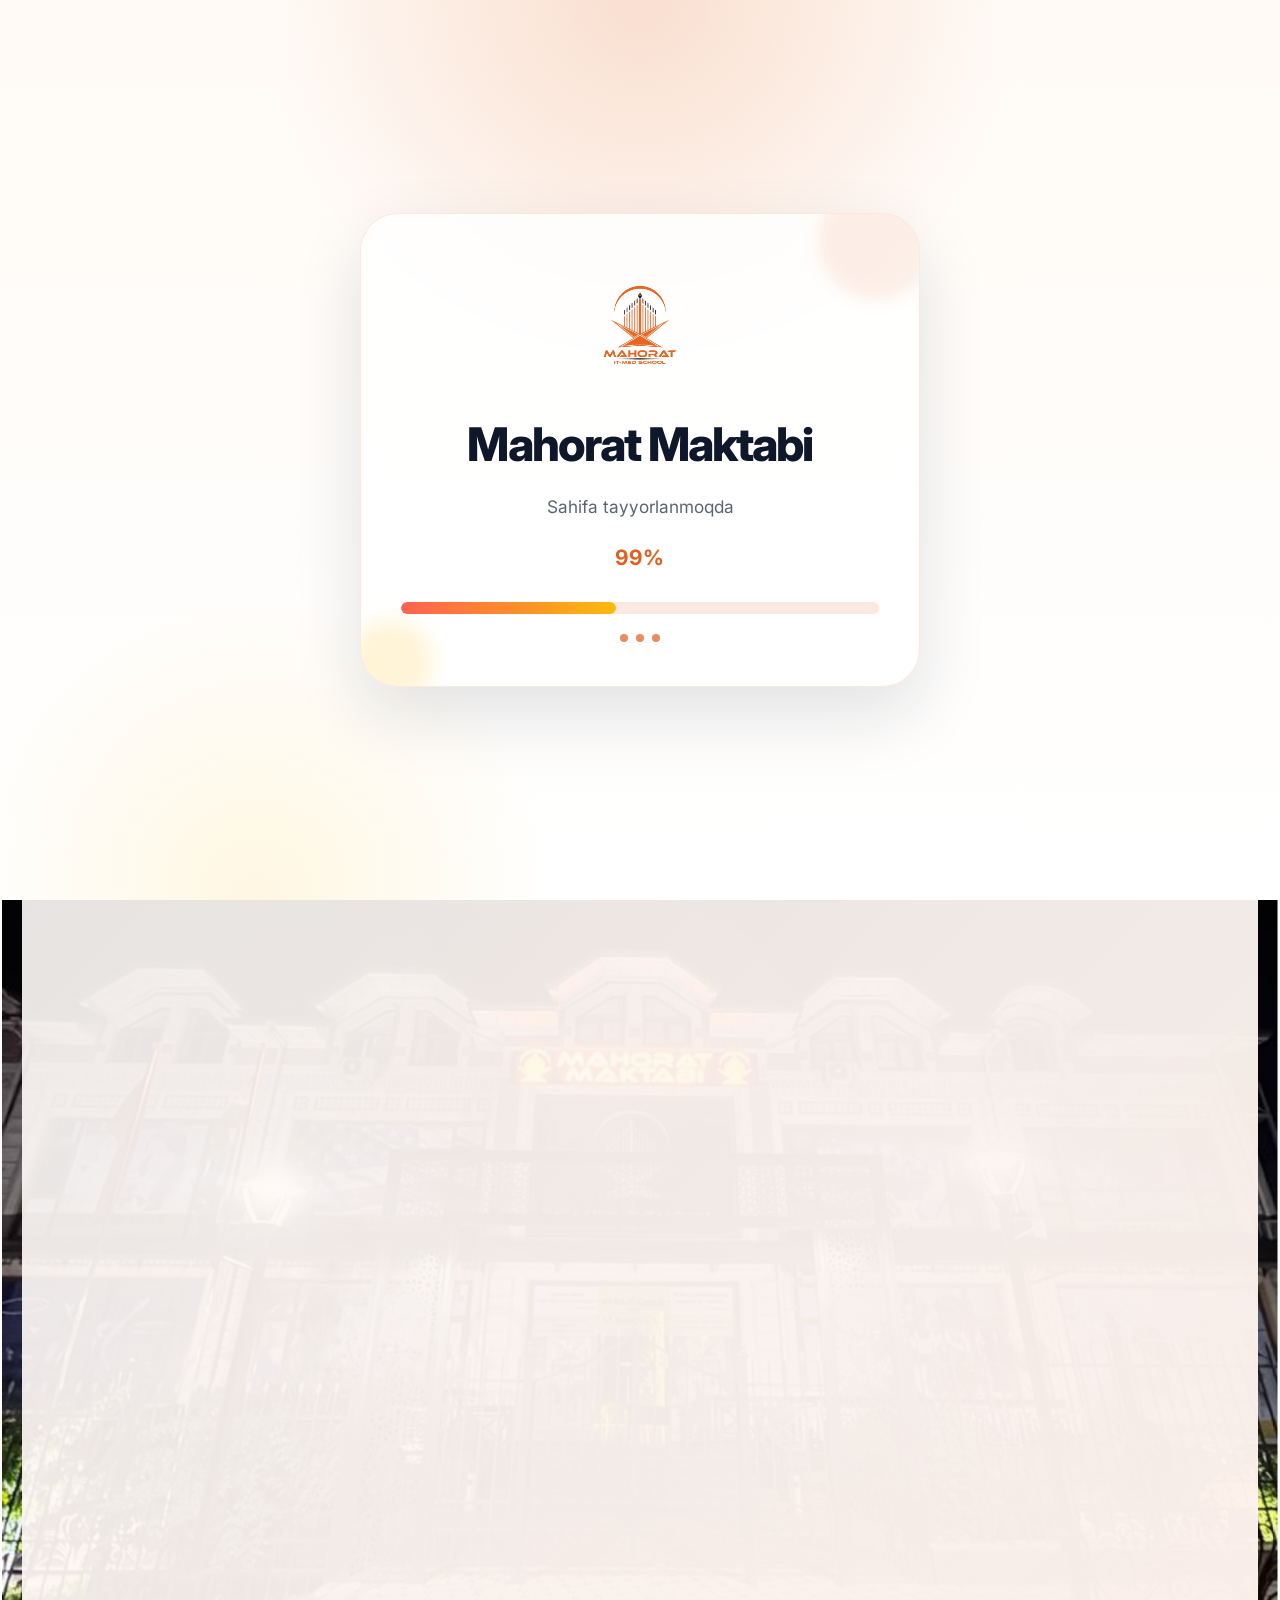
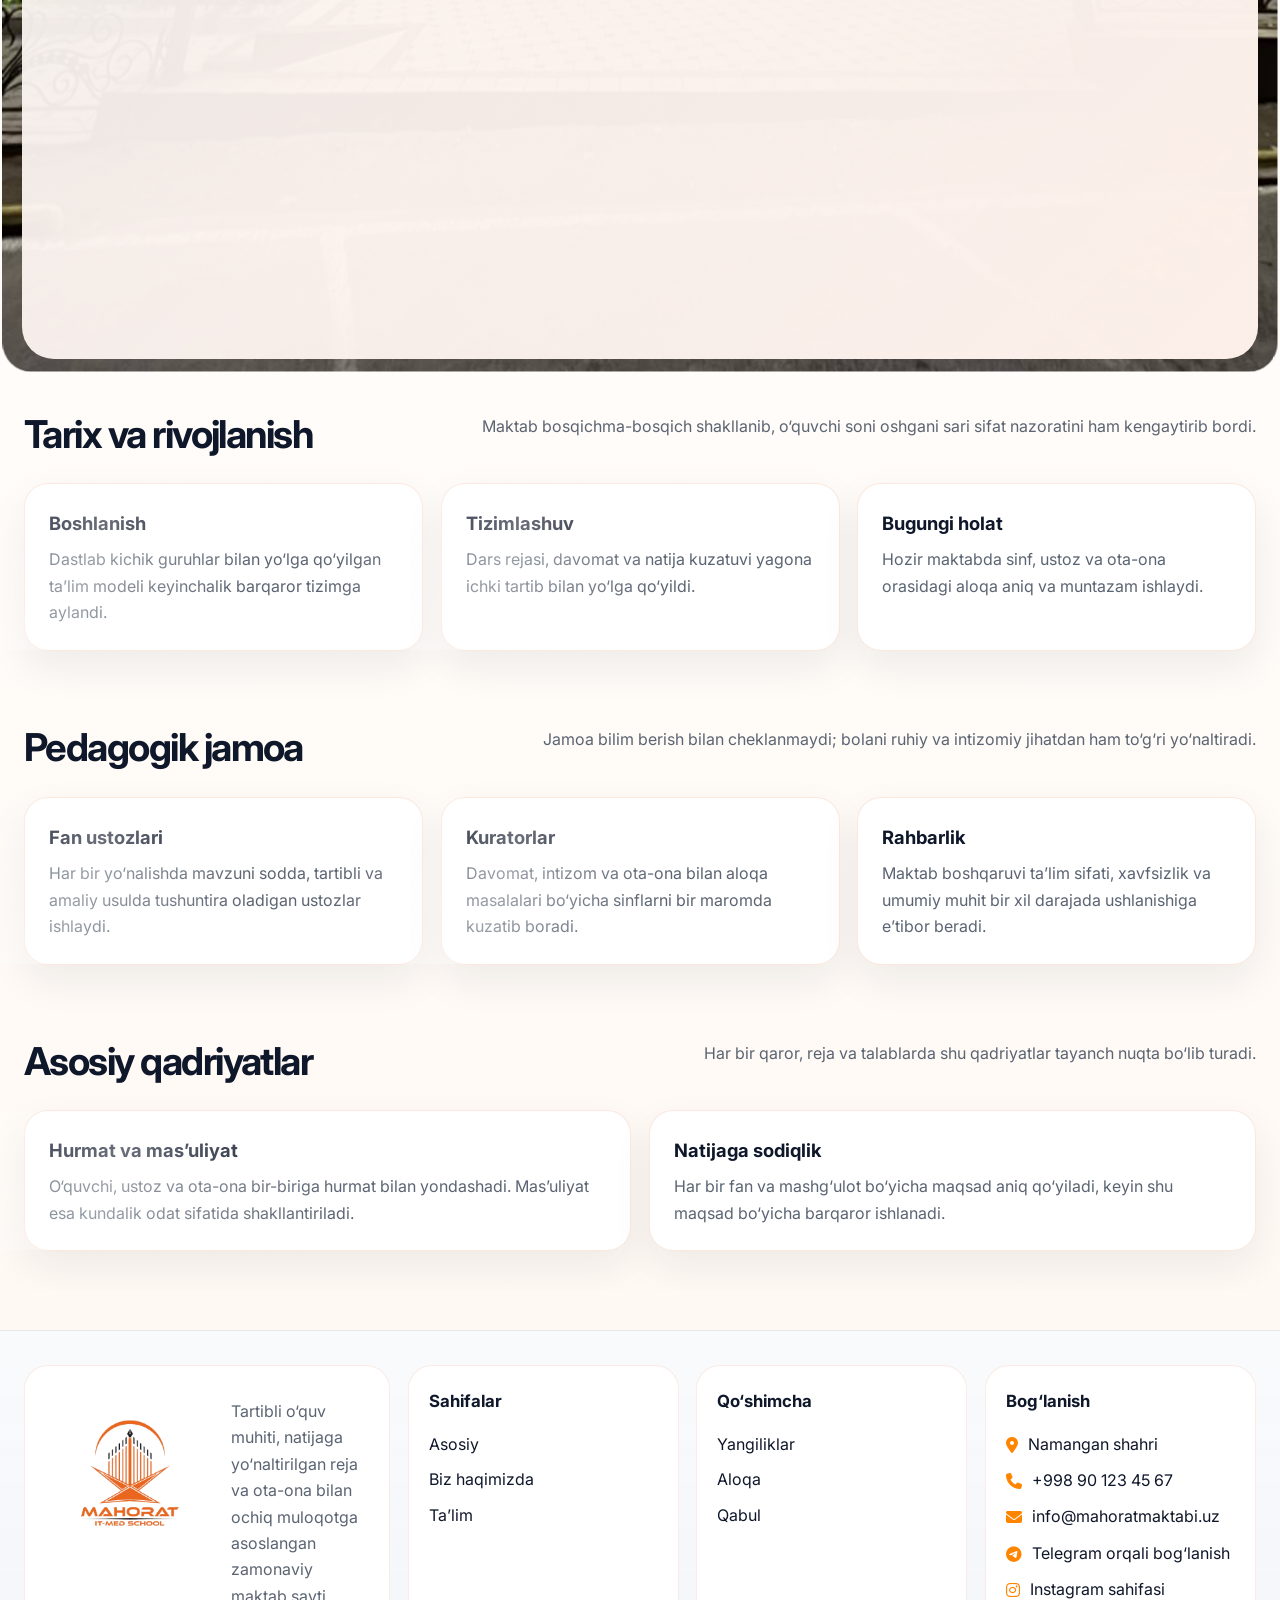
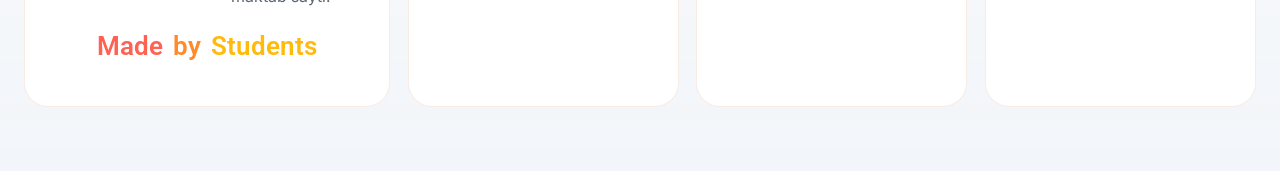
<file: maktab-haqida.html>
<!DOCTYPE html>
<html lang="uz">

<head>
  <meta charset="UTF-8">
  <meta name="google-site-verification" content="11I-brPsqKs0993Zm5zoW0I7X1Cb0csCSepZ3I0ky0c" />
  <meta name="viewport" content="width=device-width, initial-scale=1.0">
  <meta name="description" content="Mahorat Maktabi haqida batafsil ma’lumot, qadriyatlar, maqsad va jamoa haqida sahifa.">
  <title>Biz haqimizda | Mahorat Maktabi</title>
  <link rel="canonical" href="https://mahorat-maktabi.vercel.app/maktab-haqida.html">
  <link rel="icon" href="img/mahorat-titlee-logo.jpg">
  <link rel="stylesheet" href="https://cdnjs.cloudflare.com/ajax/libs/font-awesome/6.5.1/css/all.min.css">
  <link rel="stylesheet" href="uslub.css">
</head>

<body class="haqida-sahifa">
  <div class="yuklanish-ekrani" aria-hidden="true">
    <div class="yuklanish-ichki">
      <img src="img/mahorat-logo-no-BG.png" alt="" class="yuklanish-logo">
      <div class="yuklanish-sarlavha">Mahorat Maktabi</div>
      <div class="yuklanish-matn">Sahifa tayyorlanmoqda</div>
      <div class="yuklanish-chiziq"><span></span></div>
    </div>
  </div>
  <header class="sahifa-boshi">
    <div class="konteyner yuqori-qism">
      <nav class="sayyoh-nav" aria-label="Asosiy navigatsiya">
        <a class="logo-qismi" href="index.html">
          <img src="img/mahorat-logo-no-BG.png" alt="Mahorat maktabi logotipi"></a>
        <button class="menu-tugma" type="button"
          aria-label="Menyuni ochish"><span></span><span></span><span></span></button>
        <ul class="havolalar">
          <li><a href="index.html">Asosiy</a></li>
          <li class="faol uzun"><a href="maktab-haqida.html">Biz haqimizda</a></li>
          <li><a href="talim.html">Ta’lim</a></li>
          <li><a href="yangiliklar.html">Yangiliklar</a></li>
          <li><a href="aloqa.html">Aloqa</a></li>
        </ul>
        <div class="ong-amallar"><button class="mavzu-tugma" type="button" aria-label="Tungi mavzuga o‘tish"><svg
              width="18" height="18" viewBox="0 0 24 24" fill="none" aria-hidden="true">
              <path d="M20.1 14.2A8.5 8.5 0 0 1 9.8 3.9a8.9 8.9 0 1 0 10.3 10.3Z" stroke="currentColor"
                stroke-width="1.8" stroke-linejoin="round" />
            </svg></button><a class="aloqa-tugma" href="https://t.me/mahorat_maktabi_namangan" target="_blank" rel="noopener">Qabul</a></div>
      </nav>
    </div>
  </header>

  <main class="asosiy-qism">
    <section class="ichki-qahramon">
      <div class="konteyner ichki-qahramon-panjarasi">
        <div class="ichki-qahramon-matn">
          <h1>Maktabning yo‘li, qadriyati va kundalik ishlash uslubi</h1>
          <p>Mahorat maktabi kuchli intizom, toza muhit va o‘quvchining ichki o‘sishini birga olib borishga intiladi. Bu
            yerda natija uzoq muddatli poydevor ustiga quriladi.</p>
          <div class="qator-matn">
            <span class="qator-chip">Intizomli muhit</span>
            <span class="qator-chip">Doimiy nazorat</span>
            <span class="qator-chip">Ustoz va ota-ona hamkorligi</span>
          </div>
        </div>
        <div class="ichki-qahramon-rasm"><img src="img/photo_2025-11-15_17-37-36.jpg" alt="Biz haqimizda"></div>
      </div>
    </section>

    <section class="bolim">
      <div class="konteyner">
        <div class="bolim-boshi">
          <div>
            <h2>Tarix va rivojlanish</h2>
          </div>
          <p>Maktab bosqichma-bosqich shakllanib, o‘quvchi soni oshgani sari sifat nazoratini ham kengaytirib bordi.</p>
        </div>
        <div class="uchlik-panjarasi">
          <article class="tarix-karta"><strong>Boshlanish</strong>
            <p>Dastlab kichik guruhlar bilan yo‘lga qo‘yilgan ta’lim modeli keyinchalik barqaror tizimga aylandi.</p>
          </article>
          <article class="tarix-karta"><strong>Tizimlashuv</strong>
            <p>Dars rejasi, davomat va natija kuzatuvi yagona ichki tartib bilan yo‘lga qo‘yildi.</p>
          </article>
          <article class="tarix-karta"><strong>Bugungi holat</strong>
            <p>Hozir maktabda sinf, ustoz va ota-ona orasidagi aloqa aniq va muntazam ishlaydi.</p>
          </article>
        </div>
      </div>
    </section>

    <section class="bolim">
      <div class="konteyner">
        <div class="bolim-boshi">
          <div>
            <h2>Pedagogik jamoa</h2>
          </div>
          <p>Jamoa bilim berish bilan cheklanmaydi; bolani ruhiy va intizomiy jihatdan ham to‘g‘ri yo‘naltiradi.</p>
        </div>
        <div class="jamoa-panjarasi">
          <article class="jamoa-karta"><strong>Fan ustozlari</strong>
            <p>Har bir yo‘nalishda mavzuni sodda, tartibli va amaliy usulda tushuntira oladigan ustozlar ishlaydi.</p>
          </article>
          <article class="jamoa-karta"><strong>Kuratorlar</strong>
            <p>Davomat, intizom va ota-ona bilan aloqa masalalari bo‘yicha sinflarni bir maromda kuzatib boradi.</p>
          </article>
          <article class="jamoa-karta"><strong>Rahbarlik</strong>
            <p>Maktab boshqaruvi ta’lim sifati, xavfsizlik va umumiy muhit bir xil darajada ushlanishiga e’tibor beradi.
            </p>
          </article>
        </div>
      </div>
    </section>

    <section class="bolim">
      <div class="konteyner">
        <div class="bolim-boshi">
          <div>
            <h2>Asosiy qadriyatlar</h2>
          </div>
          <p>Har bir qaror, reja va talablarda shu qadriyatlar tayanch nuqta bo‘lib turadi.</p>
        </div>
        <div class="ikkilik-panjarasi">
          <article class="foydali-karta"><strong>Hurmat va mas’uliyat</strong>
            <p>O‘quvchi, ustoz va ota-ona bir-biriga hurmat bilan yondashadi. Mas’uliyat esa kundalik odat sifatida
              shakllantiriladi.</p>
          </article>
          <article class="foydali-karta"><strong>Natijaga sodiqlik</strong>
            <p>Har bir fan va mashg‘ulot bo‘yicha maqsad aniq qo‘yiladi, keyin shu maqsad bo‘yicha barqaror ishlanadi.
            </p>
          </article>
        </div>
      </div>
    </section>
  </main>

  <footer class="oyoq">
    <div class="konteyner oyoq-ichki">
      <div class="oyoq-panjarasi">
        <div class="oyoq-ustun">
          <div class="oyoq-flex">
            <img src="img/mahorat-logo-no-BG.png" alt="Mahorat Maktabi logotipi">
            <p style="margin-top: 10px;">Tartibli o‘quv muhiti, natijaga yo‘naltirilgan reja va ota-ona bilan ochiq muloqotga asoslangan zamonaviy maktab sayti.</p>
          </div>
          <h5><span id="first-oyoq">Made</span> <span id="ikkinchi-oyoq">by</span><span id="uchinchi-oyoq">Students</span></h5>
        </div>
        <div class="oyoq-ustun">
          <strong>Sahifalar</strong>
          <ul>
            <li><a href="index.html">Asosiy</a></li>
            <li><a href="maktab-haqida.html">Biz haqimizda</a></li>
            <li><a href="talim.html">Ta’lim</a></li>
          </ul>
        </div>
        <div class="oyoq-ustun">
          <strong>Qo‘shimcha</strong>
          <ul>
            <li><a href="yangiliklar.html">Yangiliklar</a></li>
            <li><a href="aloqa.html">Aloqa</a></li>
            <li><a href="aloqa.html#qabul">Qabul</a></li>
          </ul>
        </div>
        <div class="oyoq-ustun">
          <strong>Bog‘lanish</strong>
          <ul>
            <li><a href="https://www.google.com/maps/search/?api=1&query=Namangan+shahri" target="_blank" rel="noopener"><i class="fa-solid fa-location-dot" style="color: rgb(255, 133, 0);"></i> Namangan shahri</a></li>
            <li><a href="tel:+998901234567"><i class="fa-solid fa-phone" style="color: rgb(255, 133, 0);"></i> +998 90 123 45 67</a></li>
            <li><a href="mailto:info@mahoratmaktabi.uz"><i class="fa-solid fa-envelope" style="color: rgb(255, 133, 0);"></i> info@mahoratmaktabi.uz</a></li>
            <li><a href="https://t.me/mahorat_maktabi_namangan" target="_blank" rel="noopener"><i class="fa-brands fa-telegram" style="color: rgb(255, 133, 0);"></i> Telegram orqali bog‘lanish</a></li>
            <li><a href="https://www.instagram.com/mahorat_maktabi/" target="_blank" rel="noopener"><i class="fa-brands fa-instagram" style="color: rgb(255, 133, 0);"></i> Instagram sahifasi</a></li>
          </ul>
        </div>
      </div>
      <div class="oyoq-pastki">
        <span>© 2026 Mahorat Maktabi. Barcha huquqlar himoyalangan.</span>
        <span>Sayt maktab uslubida yangidan yig‘ildi.</span>
      </div>
    </div>
  </footer>
  <script src="skript.js"></script>
</body>

</html>
</file>
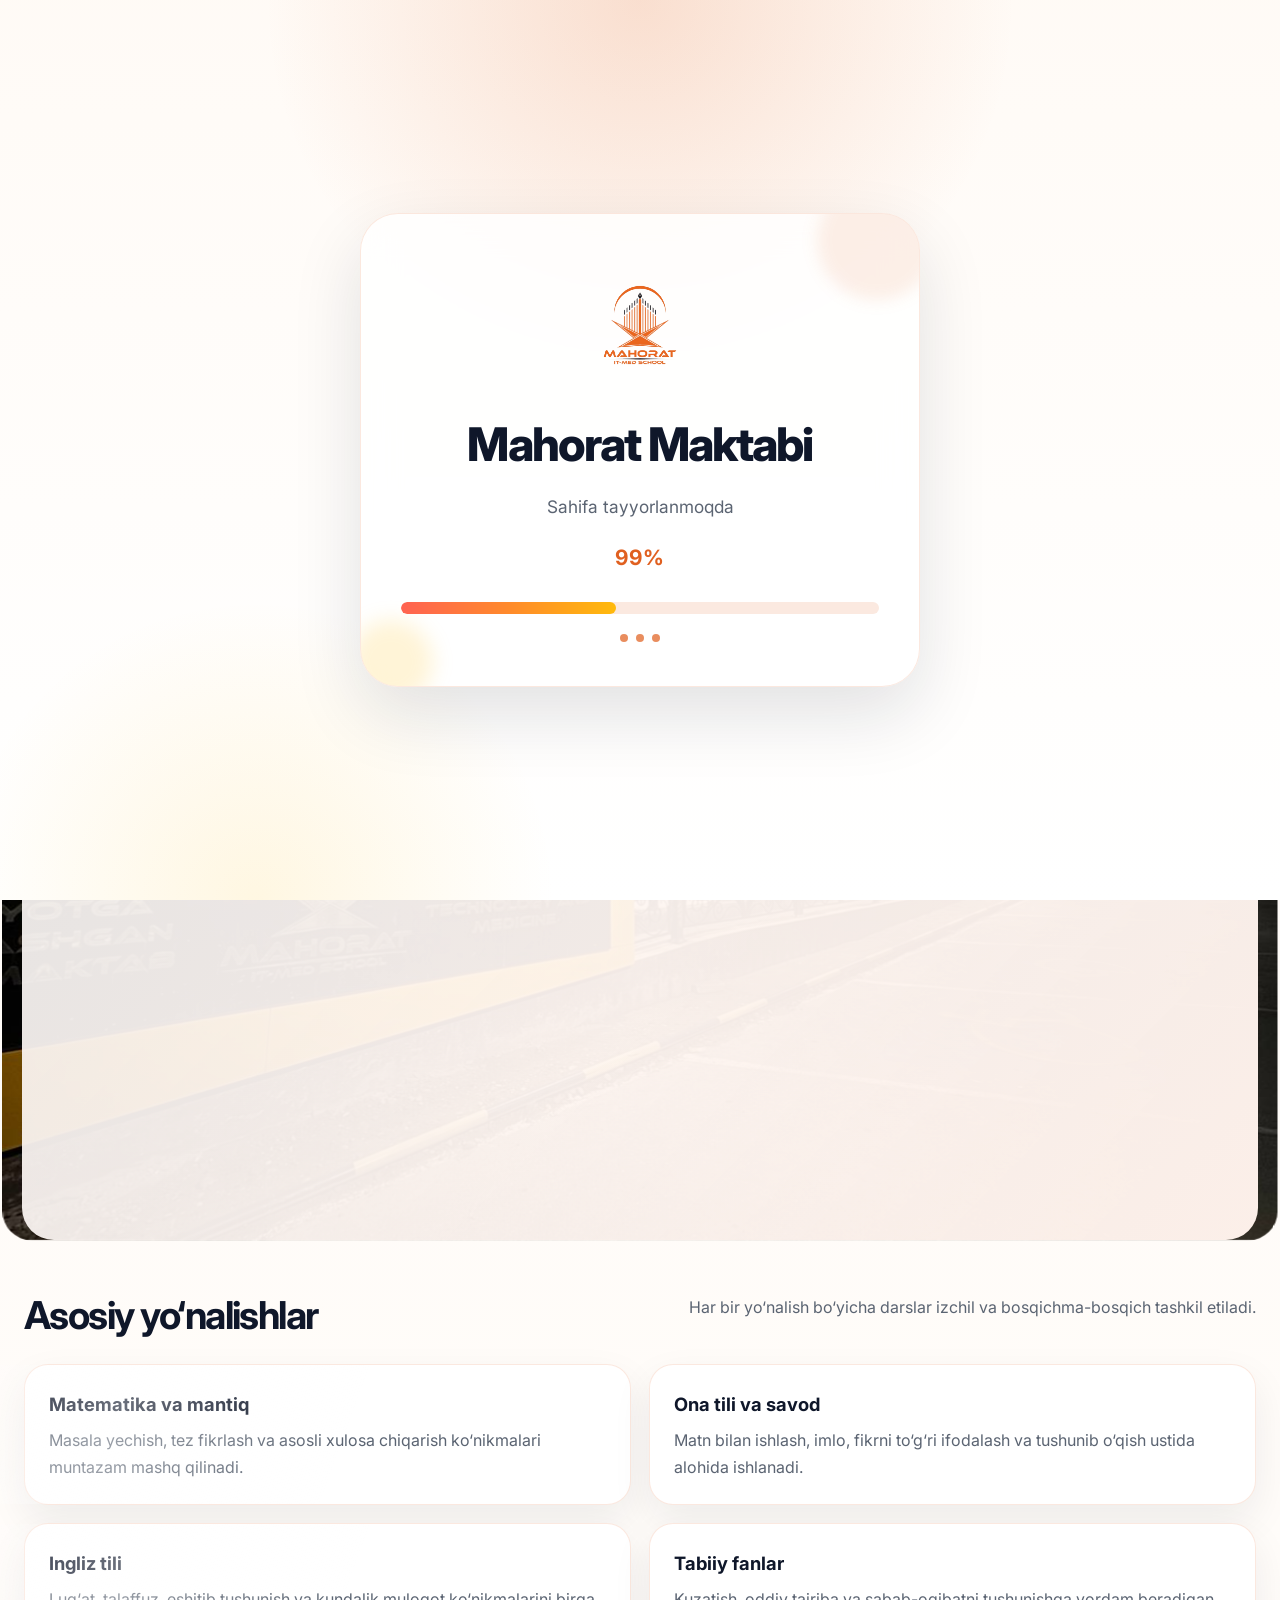
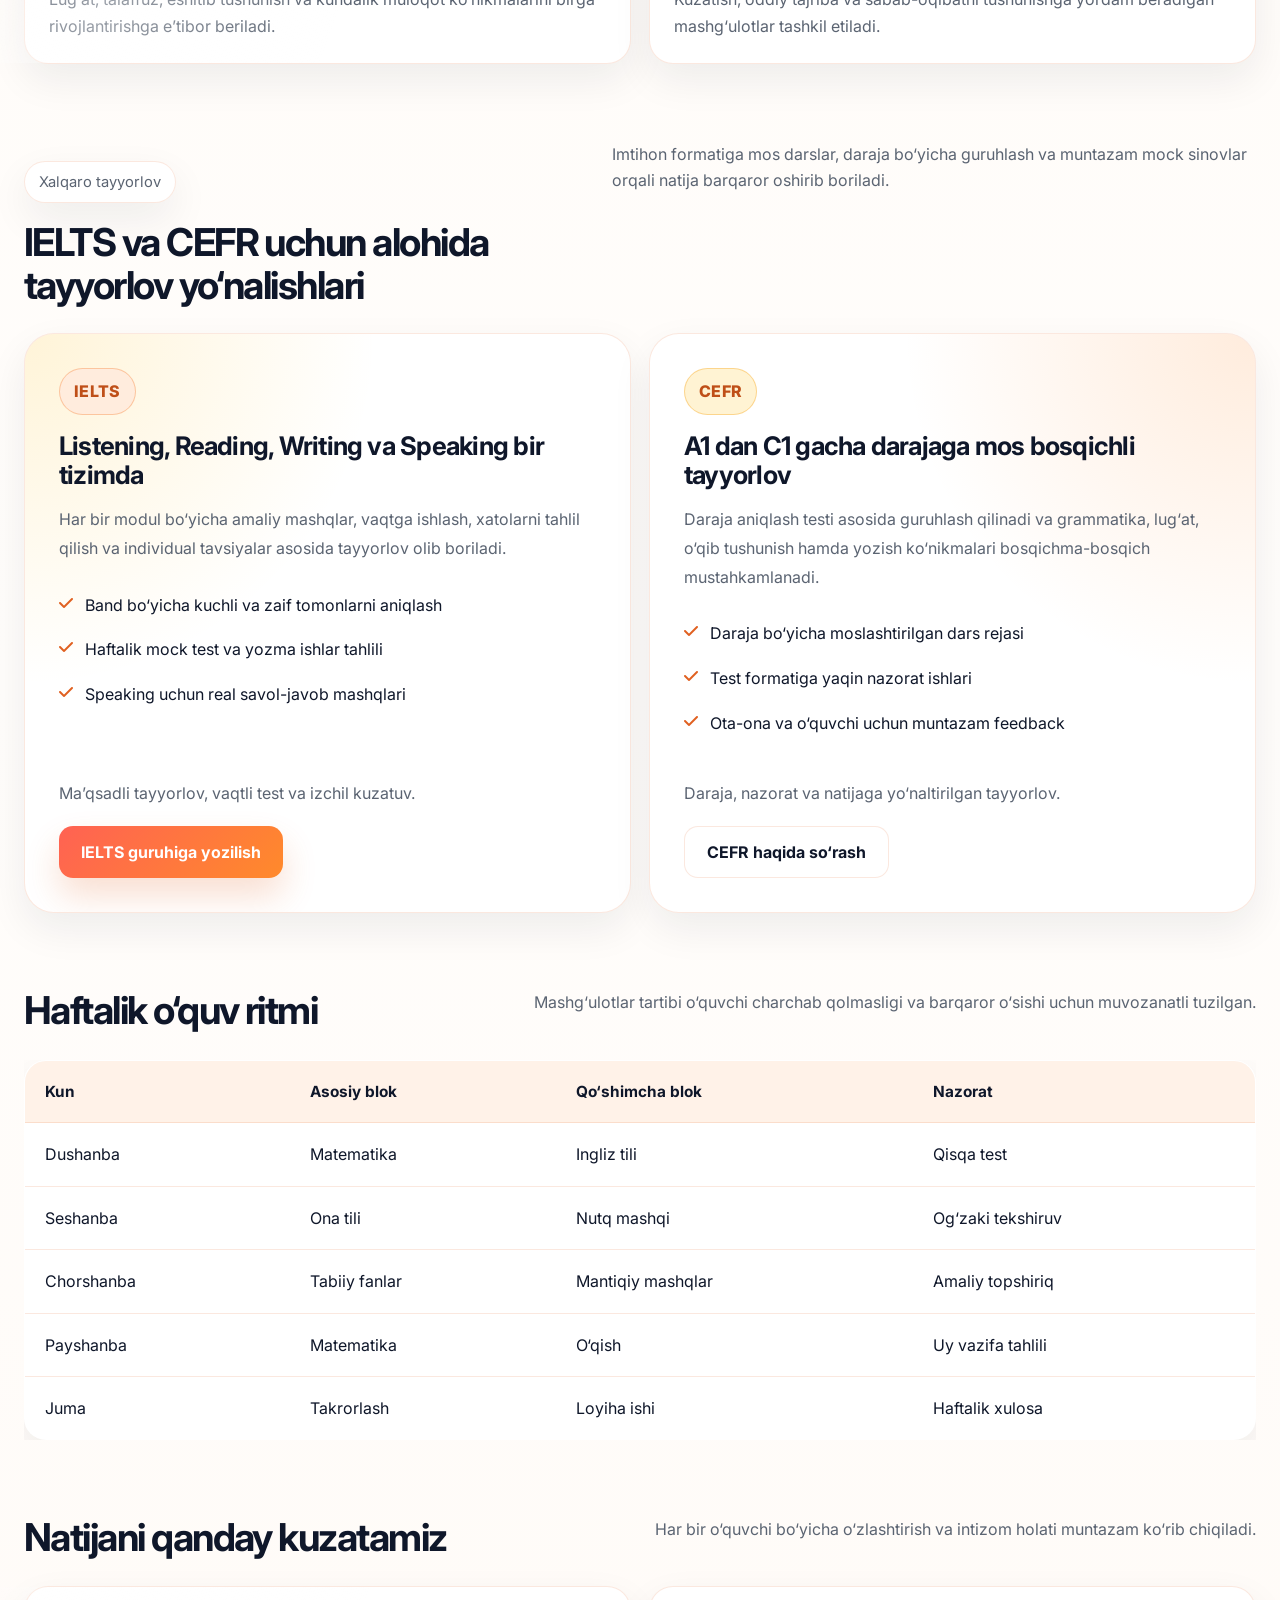
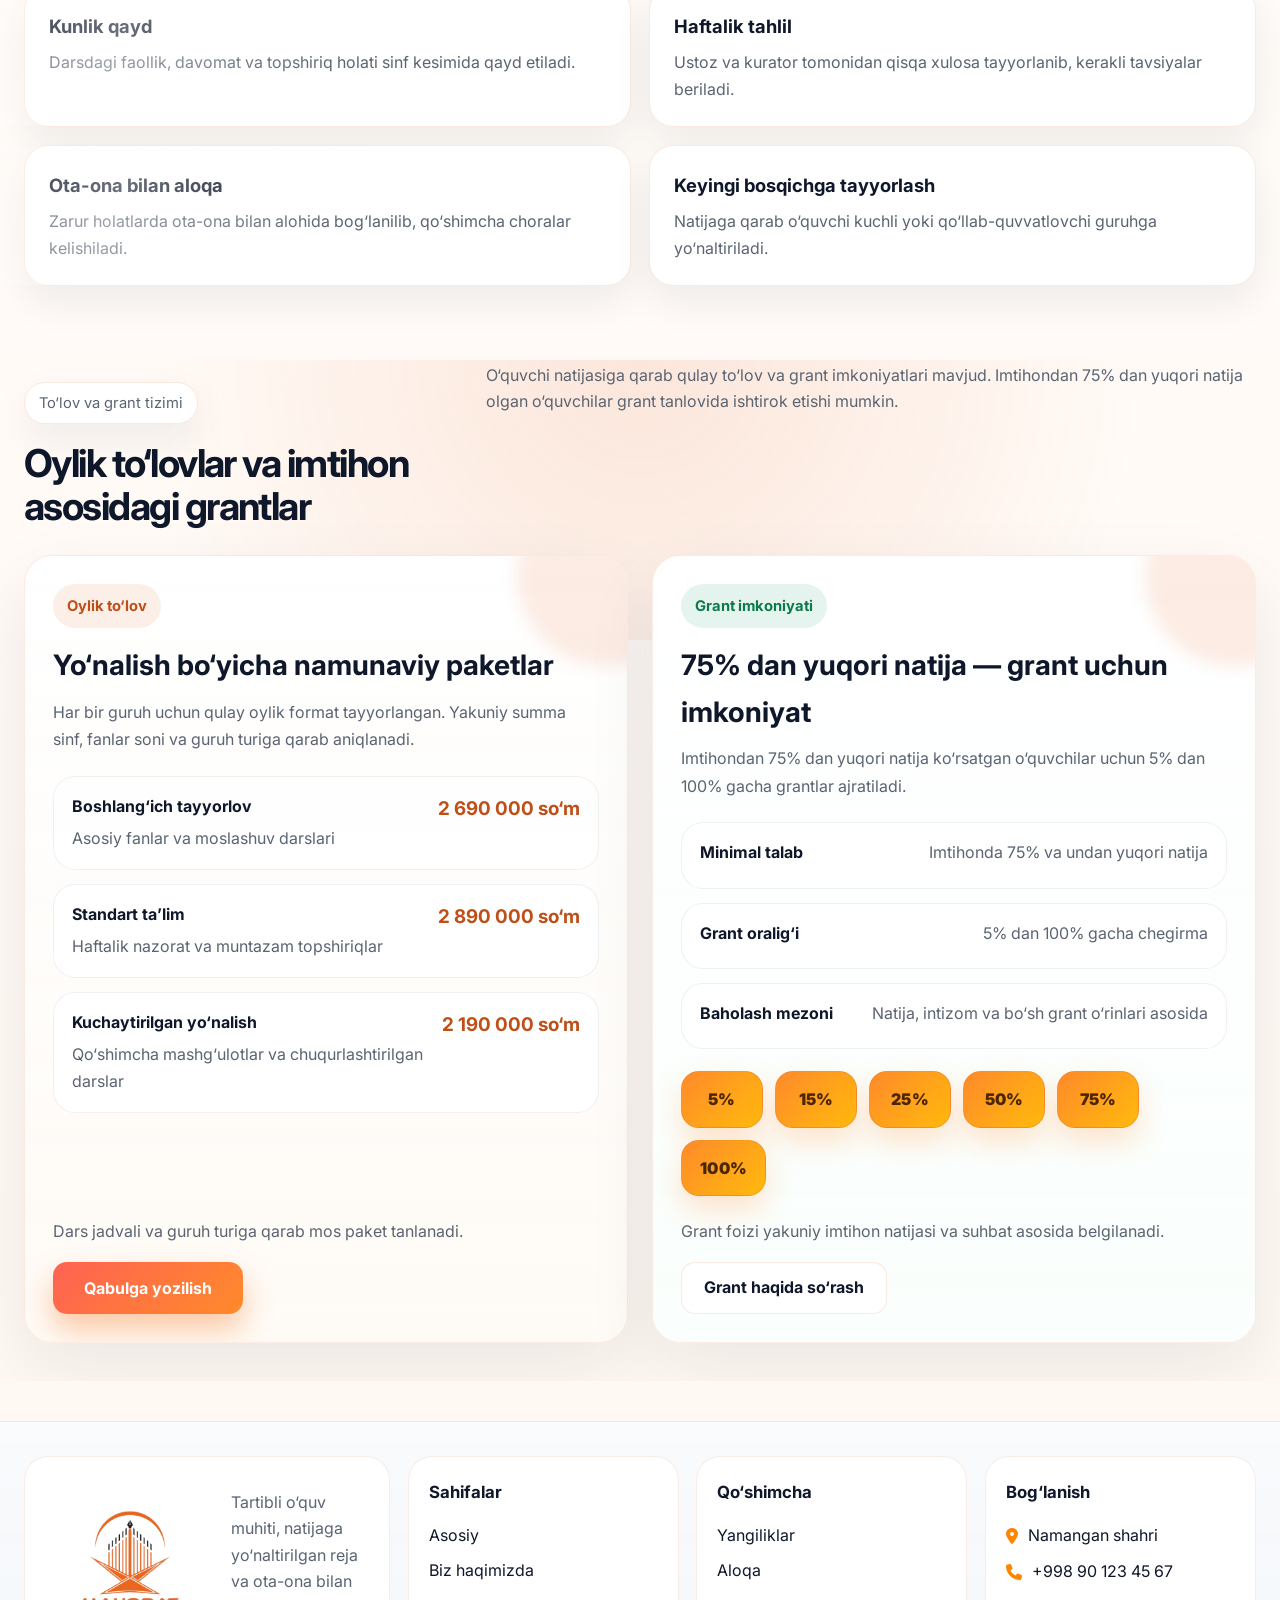
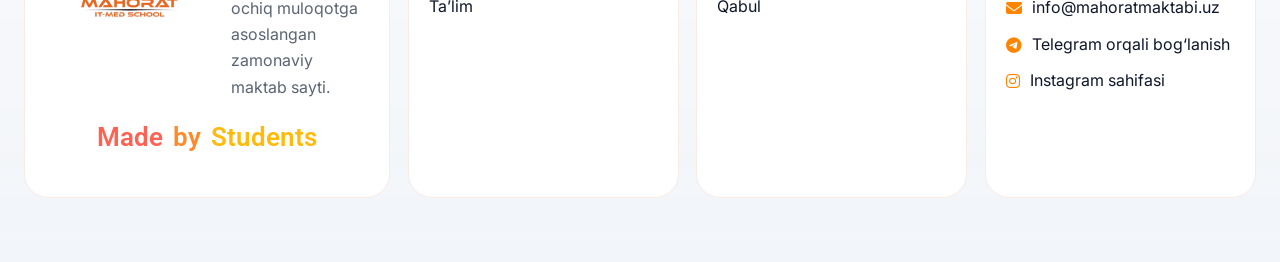
<file: talim.html>
<!DOCTYPE html>
<html lang="uz">

<head>
  <meta charset="UTF-8">
  <meta name="google-site-verification" content="11I-brPsqKs0993Zm5zoW0I7X1Cb0csCSepZ3I0ky0c" />
  <meta name="viewport" content="width=device-width, initial-scale=1.0">
  <meta name="description" content="Mahorat Maktabidagi ta’lim yo‘nalishlari, kurslar va o‘quv dasturlari bilan tanishing.">
  <title>Ta’lim | Mahorat Maktabi</title>
  <link rel="canonical" href="https://mahorat-maktabi.vercel.app/talim.html">
  <link rel="icon" href="img/mahorat-titlee-logo.jpg">
  <link rel="stylesheet" href="https://cdnjs.cloudflare.com/ajax/libs/font-awesome/6.5.1/css/all.min.css">
  <link rel="stylesheet" href="uslub.css">
</head>

<body class="talim-sahifa">
  <div class="yuklanish-ekrani" aria-hidden="true">
    <div class="yuklanish-ichki">
      <img src="img/mahorat-logo-no-BG.png" alt="" class="yuklanish-logo">
      <div class="yuklanish-sarlavha">Mahorat Maktabi</div>
      <div class="yuklanish-matn">Sahifa tayyorlanmoqda</div>
      <div class="yuklanish-chiziq"><span></span></div>
    </div>
  </div>
  <header class="sahifa-boshi">
    <div class="konteyner yuqori-qism">
      <nav class="sayyoh-nav" aria-label="Asosiy navigatsiya">
        <a class="logo-qismi" href="index.html"><img src="img/mahorat-logo-no-BG.png"
            alt="Mahorat maktabi logotipi"></a>
        <button class="menu-tugma" type="button"
          aria-label="Menyuni ochish"><span></span><span></span><span></span></button>
        <ul class="havolalar">
          <li><a href="index.html">Asosiy</a></li>
          <li class="uzun"><a href="maktab-haqida.html">Biz haqimizda</a></li>
          <li class="faol"><a href="talim.html">Ta’lim</a></li>
          <li><a href="yangiliklar.html">Yangiliklar</a></li>
          <li><a href="aloqa.html">Aloqa</a></li>
        </ul>
        <div class="ong-amallar"><button class="mavzu-tugma" type="button" aria-label="Tungi mavzuga o‘tish"><svg
              width="18" height="18" viewBox="0 0 24 24" fill="none" aria-hidden="true">
              <path d="M20.1 14.2A8.5 8.5 0 0 1 9.8 3.9a8.9 8.9 0 1 0 10.3 10.3Z" stroke="currentColor"
                stroke-width="1.8" stroke-linejoin="round" />
            </svg></button><a class="aloqa-tugma" href="https://t.me/mahorat_maktabi_namangan" target="_blank" rel="noopener">Qabul</a></div>
      </nav>
    </div>
  </header>

  <main class="asosiy-qism">
    <section class="ichki-qahramon">
      <div class="konteyner ichki-qahramon-panjarasi">
        <div class="ichki-qahramon-matn">
          <h1>Ta’lim yo‘nalishlari puxta reja va muntazam nazorat bilan olib boriladi</h1>
          <p>O‘quv dasturi boshlang‘ich bosqichdan tortib chuqurlashtirilgan fan mashg‘ulotlarigacha ketma-ket tuzilgan.
            Har yo‘nalishda natija kuzatilib boriladi.</p>
          <div class="qator-matn"><span class="qator-chip">Boshlang‘ich tayyorlov</span><span class="qator-chip">Asosiy
              fanlar</span><span class="qator-chip">Qo‘shimcha mashg‘ulotlar</span></div>
        </div>
        <div class="ichki-qahramon-rasm"><img src="img/photo_2025-11-15_17-37-46.jpg" alt="Ta'lim jarayoni"></div>
      </div>
    </section>

    <section class="bolim">
      <div class="konteyner">
        <div class="bolim-boshi">
          <div>
            <h2>Asosiy yo‘nalishlar</h2>
          </div>
          <p>Har bir yo‘nalish bo‘yicha darslar izchil va bosqichma-bosqich tashkil etiladi.</p>
        </div>
        <div class="dastur-panjarasi">
          <article class="dastur-karta"><strong>Matematika va mantiq</strong>
            <p>Masala yechish, tez fikrlash va asosli xulosa chiqarish ko‘nikmalari muntazam mashq qilinadi.</p>
          </article>
          <article class="dastur-karta"><strong>Ona tili va savod</strong>
            <p>Matn bilan ishlash, imlo, fikrni to‘g‘ri ifodalash va tushunib o‘qish ustida alohida ishlanadi.</p>
          </article>
          <article class="dastur-karta"><strong>Ingliz tili</strong>
            <p>Lug‘at, talaffuz, eshitib tushunish va kundalik muloqot ko‘nikmalarini birga rivojlantirishga e’tibor
              beriladi.</p>
          </article>
          <article class="dastur-karta"><strong>Tabiiy fanlar</strong>
            <p>Kuzatish, oddiy tajriba va sabab-oqibatni tushunishga yordam beradigan mashg‘ulotlar tashkil etiladi.</p>
          </article>
        </div>
      </div>
    </section>


    <section class="bolim sertifikat-bolim">
      <div class="konteyner">
        <div class="bolim-boshi sertifikat-boshi">
          <div>
            <span class="sarlavha-belgisi">Xalqaro tayyorlov</span>
            <h2>IELTS va CEFR uchun alohida tayyorlov yo‘nalishlari</h2>
          </div>
          <p>Imtihon formatiga mos darslar, daraja bo‘yicha guruhlash va muntazam mock sinovlar orqali natija barqaror oshirib boriladi.</p>
        </div>

        <div class="sertifikat-panjarasi">
          <article class="sertifikat-karta sertifikat-karta--ielts">
            <div class="sertifikat-karta__ust">
              <span class="sertifikat-badge">IELTS</span>
              <h3>Listening, Reading, Writing va Speaking bir tizimda</h3>
              <p>Har bir modul bo‘yicha amaliy mashqlar, vaqtga ishlash, xatolarni tahlil qilish va individual tavsiyalar asosida tayyorlov olib boriladi.</p>
            </div>

            <ul class="sertifikat-royxat">
              <li><i class="fa-solid fa-check"></i> Band bo‘yicha kuchli va zaif tomonlarni aniqlash</li>
              <li><i class="fa-solid fa-check"></i> Haftalik mock test va yozma ishlar tahlili</li>
              <li><i class="fa-solid fa-check"></i> Speaking uchun real savol-javob mashqlari</li>
            </ul>

            <div class="sertifikat-karta__past">
              <span>Ma’qsadli tayyorlov, vaqtli test va izchil kuzatuv.</span>
              <a class="toq-tugma" href="https://t.me/mahorat_maktabi_namangan" target="_blank" rel="noopener">IELTS guruhiga yozilish</a>
            </div>
          </article>

          <article class="sertifikat-karta sertifikat-karta--cefr">
            <div class="sertifikat-karta__ust">
              <span class="sertifikat-badge sertifikat-badge--yorqin">CEFR</span>
              <h3>A1 dan C1 gacha darajaga mos bosqichli tayyorlov</h3>
              <p>Daraja aniqlash testi asosida guruhlash qilinadi va grammatika, lug‘at, o‘qib tushunish hamda yozish ko‘nikmalari bosqichma-bosqich mustahkamlanadi.</p>
            </div>

            <ul class="sertifikat-royxat">
              <li><i class="fa-solid fa-check"></i> Daraja bo‘yicha moslashtirilgan dars rejasi</li>
              <li><i class="fa-solid fa-check"></i> Test formatiga yaqin nazorat ishlari</li>
              <li><i class="fa-solid fa-check"></i> Ota-ona va o‘quvchi uchun muntazam feedback</li>
            </ul>

            <div class="sertifikat-karta__past">
              <span>Daraja, nazorat va natijaga yo‘naltirilgan tayyorlov.</span>
              <a class="yorqin-tugma" href="https://t.me/mahorat_maktabi_namangan" target="_blank" rel="noopener">CEFR haqida so‘rash</a>
            </div>
          </article>
        </div>
      </div>
    </section>

    <section class="bolim">
      <div class="konteyner">
        <div class="bolim-boshi">
          <div>
            <h2>Haftalik o‘quv ritmi</h2>
          </div>
          <p>Mashg‘ulotlar tartibi o‘quvchi charchab qolmasligi va barqaror o‘sishi uchun muvozanatli tuzilgan.</p>
        </div>
        <div class="jadval-qobiq">
          <table class="jadval">
            <thead>
              <tr>
                <th>Kun</th>
                <th>Asosiy blok</th>
                <th>Qo‘shimcha blok</th>
                <th>Nazorat</th>
              </tr>
            </thead>
            <tbody>
              <tr>
                <td>Dushanba</td>
                <td>Matematika</td>
                <td>Ingliz tili</td>
                <td>Qisqa test</td>
              </tr>
              <tr>
                <td>Seshanba</td>
                <td>Ona tili</td>
                <td>Nutq mashqi</td>
                <td>Og‘zaki tekshiruv</td>
              </tr>
              <tr>
                <td>Chorshanba</td>
                <td>Tabiiy fanlar</td>
                <td>Mantiqiy mashqlar</td>
                <td>Amaliy topshiriq</td>
              </tr>
              <tr>
                <td>Payshanba</td>
                <td>Matematika</td>
                <td>O‘qish</td>
                <td>Uy vazifa tahlili</td>
              </tr>
              <tr>
                <td>Juma</td>
                <td>Takrorlash</td>
                <td>Loyiha ishi</td>
                <td>Haftalik xulosa</td>
              </tr>
            </tbody>
          </table>
        </div>
      </div>
    </section>

    <section class="bolim">
      <div class="konteyner">
        <div class="bolim-boshi">
          <div>
            <h2>Natijani qanday kuzatamiz</h2>
          </div>
          <p>Har bir o‘quvchi bo‘yicha o‘zlashtirish va intizom holati muntazam ko‘rib chiqiladi.</p>
        </div>
        <div class="bosqich-panjarasi">
          <article class="bosqich-karta"><strong>Kunlik qayd</strong>
            <p>Darsdagi faollik, davomat va topshiriq holati sinf kesimida qayd etiladi.</p>
          </article>
          <article class="bosqich-karta"><strong>Haftalik tahlil</strong>
            <p>Ustoz va kurator tomonidan qisqa xulosa tayyorlanib, kerakli tavsiyalar beriladi.</p>
          </article>
          <article class="bosqich-karta"><strong>Ota-ona bilan aloqa</strong>
            <p>Zarur holatlarda ota-ona bilan alohida bog‘lanilib, qo‘shimcha choralar kelishiladi.</p>
          </article>
          <article class="bosqich-karta"><strong>Keyingi bosqichga tayyorlash</strong>
            <p>Natijaga qarab o‘quvchi kuchli yoki qo‘llab-quvvatlovchi guruhga yo‘naltiriladi.</p>
          </article>
        </div>
      </div>
    </section>
    <section class="bolim narx-grant-bolim">
      <div class="konteyner">
        <div class="bolim-boshi narx-grant-boshi">
          <div>
            <span class="sarlavha-belgisi">To‘lov va grant tizimi</span>
            <h2>Oylik to‘lovlar va imtihon asosidagi grantlar</h2>
          </div>
          <p>O‘quvchi natijasiga qarab qulay to‘lov va grant imkoniyatlari mavjud. Imtihondan 75% dan yuqori natija olgan o‘quvchilar grant tanlovida ishtirok etishi mumkin.</p>
        </div>

        <div class="narx-grant-panjarasi">
          <article class="narx-karta narx-karta--asosiy">
            <div class="narx-karta__ust">
              <span class="narx-badge">Oylik to‘lov</span>
              <h3>Yo‘nalish bo‘yicha namunaviy paketlar</h3>
              <p>Har bir guruh uchun qulay oylik format tayyorlangan. Yakuniy summa sinf, fanlar soni va guruh turiga qarab aniqlanadi.</p>
            </div>

            <div class="narx-jadvali">
              <div class="narx-satri">
                <div>
                  <strong>Boshlang‘ich tayyorlov</strong>
                  <span>Asosiy fanlar va moslashuv darslari</span>
                </div>
                <b>2 690 000 so‘m</b>
              </div>
              <div class="narx-satri">
                <div>
                  <strong>Standart ta’lim</strong>
                  <span>Haftalik nazorat va muntazam topshiriqlar</span>
                </div>
                <b>2 890 000 so‘m</b>
              </div>
              <div class="narx-satri">
                <div>
                  <strong>Kuchaytirilgan yo‘nalish</strong>
                  <span>Qo‘shimcha mashg‘ulotlar va chuqurlashtirilgan darslar</span>
                </div>
                <b>2 190 000 so‘m</b>
              </div>
            </div>

            <div class="narx-karta__past">
              <span>Dars jadvali va guruh turiga qarab mos paket tanlanadi.</span>
              <a class="toq-tugma grant-qabul-tugma" href="https://t.me/mahorat_maktabi_namangan">Qabulga yozilish</a>
            </div>
          </article>

          <article class="narx-karta narx-karta--grant">
            <div class="narx-karta__ust">
              <span class="narx-badge narx-badge--grant">Grant imkoniyati</span>
              <h3>75% dan yuqori natija — grant uchun imkoniyat</h3>
              <p>Imtihondan 75% dan yuqori natija ko‘rsatgan o‘quvchilar uchun 5% dan 100% gacha grantlar ajratiladi.</p>
            </div>

            <div class="grant-tavsiflar">
              <div class="grant-tavsif">
                <strong>Minimal talab</strong>
                <span>Imtihonda 75% va undan yuqori natija</span>
              </div>
              <div class="grant-tavsif">
                <strong>Grant oralig‘i</strong>
                <span>5% dan 100% gacha chegirma</span>
              </div>
              <div class="grant-tavsif">
                <strong>Baholash mezoni</strong>
                <span>Natija, intizom va bo‘sh grant o‘rinlari asosida</span>
              </div>
            </div>

            <div class="grant-foizlar" aria-label="Grant foizlari">
              <span>5%</span>
              <span>15%</span>
              <span>25%</span>
              <span>50%</span>
              <span>75%</span>
              <span>100%</span>
            </div>

            <div class="narx-karta__past narx-karta__past--ustma">
              <span>Grant foizi yakuniy imtihon natijasi va suhbat asosida belgilanadi.</span>
              <a class="yorqin-tugma" href="aloqa.html#qabul">Grant haqida so‘rash</a>
            </div>
          </article>
        </div>
      </div>
    </section>

  </main>

  <footer class="oyoq">
    <div class="konteyner oyoq-ichki">
      <div class="oyoq-panjarasi">
        <div class="oyoq-ustun">
          <div class="oyoq-flex">
            <img src="img/mahorat-logo-no-BG.png" alt="Mahorat Maktabi logotipi">
            <p style="margin-top: 10px;">Tartibli o‘quv muhiti, natijaga yo‘naltirilgan reja va ota-ona bilan ochiq muloqotga asoslangan zamonaviy maktab sayti.</p>
          </div>
          <h5><span id="first-oyoq">Made</span> <span id="ikkinchi-oyoq">by</span><span id="uchinchi-oyoq">Students</span></h5>
        </div>
        <div class="oyoq-ustun">
          <strong>Sahifalar</strong>
          <ul>
            <li><a href="index.html">Asosiy</a></li>
            <li><a href="maktab-haqida.html">Biz haqimizda</a></li>
            <li><a href="talim.html">Ta’lim</a></li>
          </ul>
        </div>
        <div class="oyoq-ustun">
          <strong>Qo‘shimcha</strong>
          <ul>
            <li><a href="yangiliklar.html">Yangiliklar</a></li>
            <li><a href="aloqa.html">Aloqa</a></li>
            <li><a href="aloqa.html#qabul">Qabul</a></li>
          </ul>
        </div>
        <div class="oyoq-ustun">
          <strong>Bog‘lanish</strong>
          <ul>
            <li><a href="https://www.google.com/maps/search/?api=1&query=Namangan+shahri" target="_blank" rel="noopener"><i class="fa-solid fa-location-dot" style="color: rgb(255, 133, 0);"></i> Namangan shahri</a></li>
            <li><a href="tel:+998901234567"><i class="fa-solid fa-phone" style="color: rgb(255, 133, 0);"></i> +998 90 123 45 67</a></li>
            <li><a href="mailto:info@mahoratmaktabi.uz"><i class="fa-solid fa-envelope" style="color: rgb(255, 133, 0);"></i> info@mahoratmaktabi.uz</a></li>
            <li><a href="https://t.me/mahorat_maktabi_namangan" target="_blank" rel="noopener"><i class="fa-brands fa-telegram" style="color: rgb(255, 133, 0);"></i> Telegram orqali bog‘lanish</a></li>
            <li><a href="https://www.instagram.com/mahorat_maktabi/" target="_blank" rel="noopener"><i class="fa-brands fa-instagram" style="color: rgb(255, 133, 0);"></i> Instagram sahifasi</a></li>
          </ul>
        </div>
      </div>
      <div class="oyoq-pastki">
        <span>© 2026 Mahorat Maktabi. Barcha huquqlar himoyalangan.</span>
        <span>Sayt maktab uslubida yangidan yig‘ildi.</span>
      </div>
    </div>
  </footer>
  <script src="skript.js"></script>
</body>

</html>
</file>
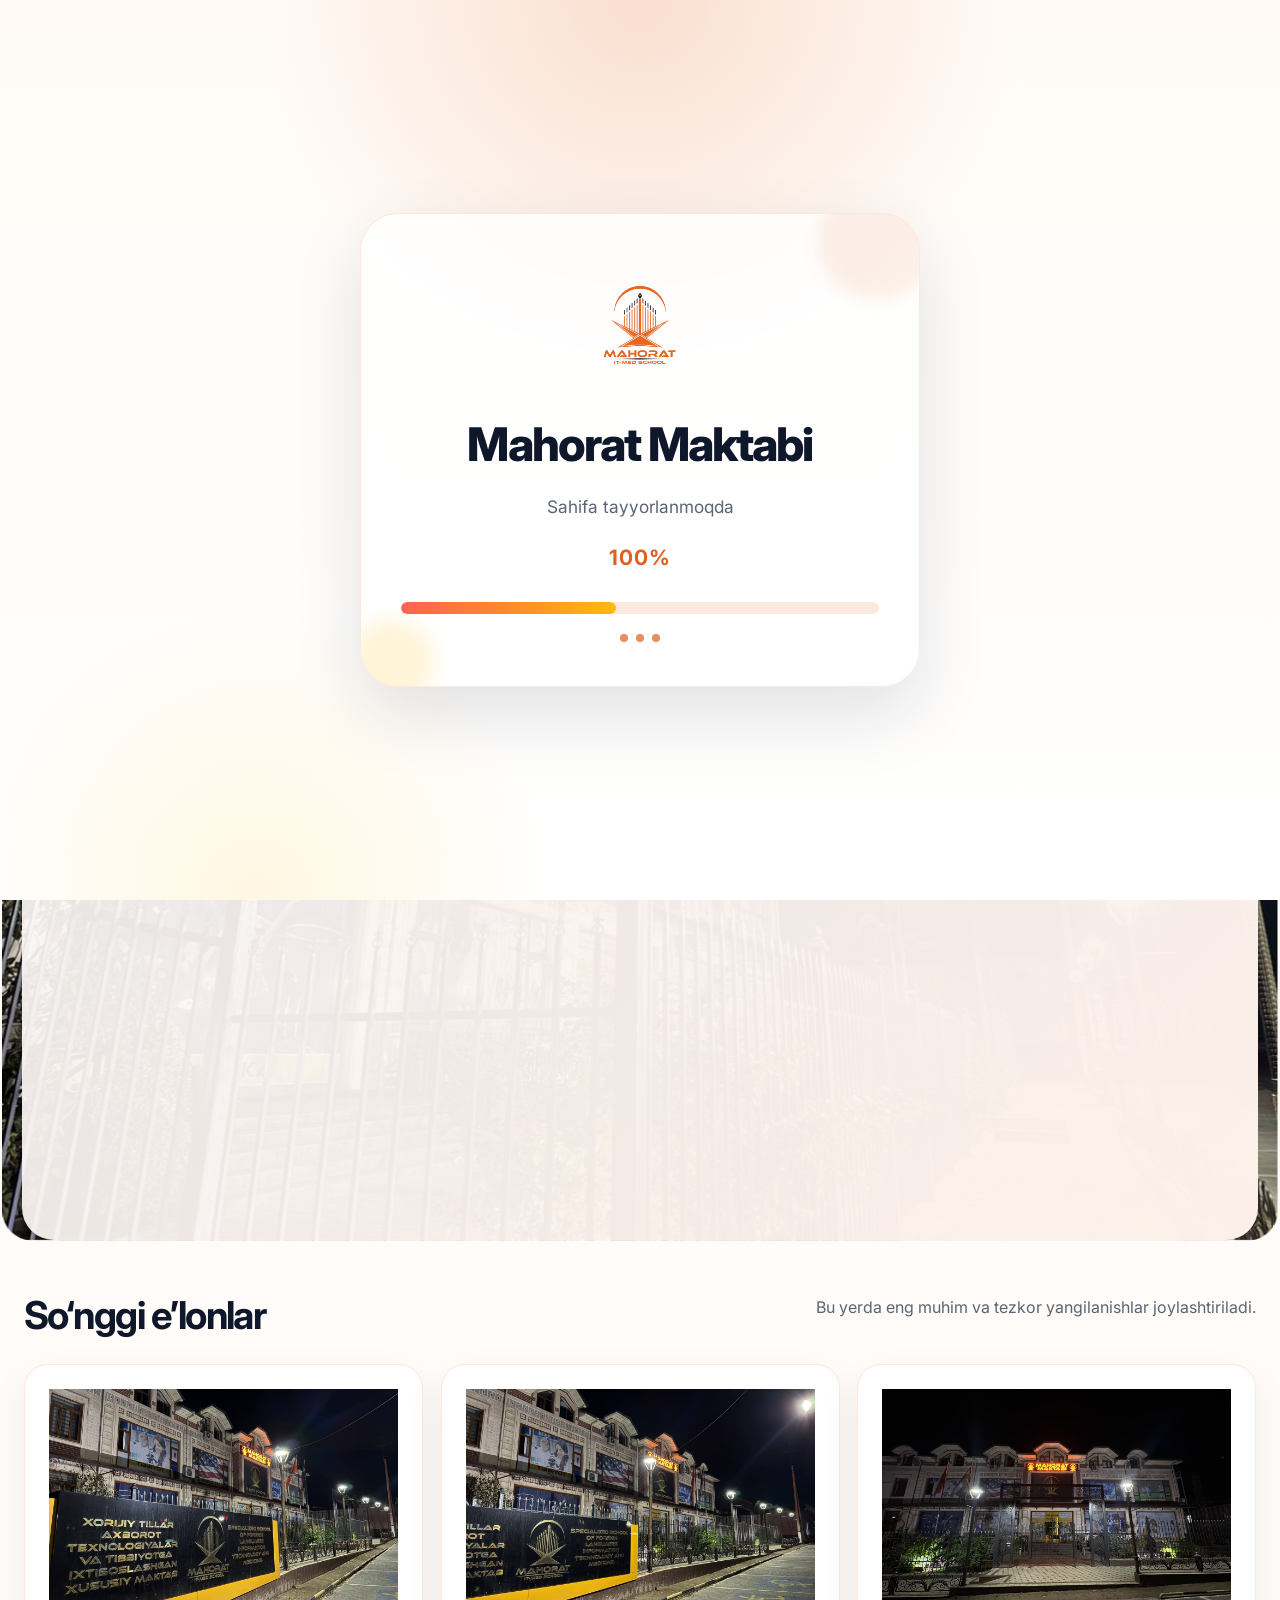
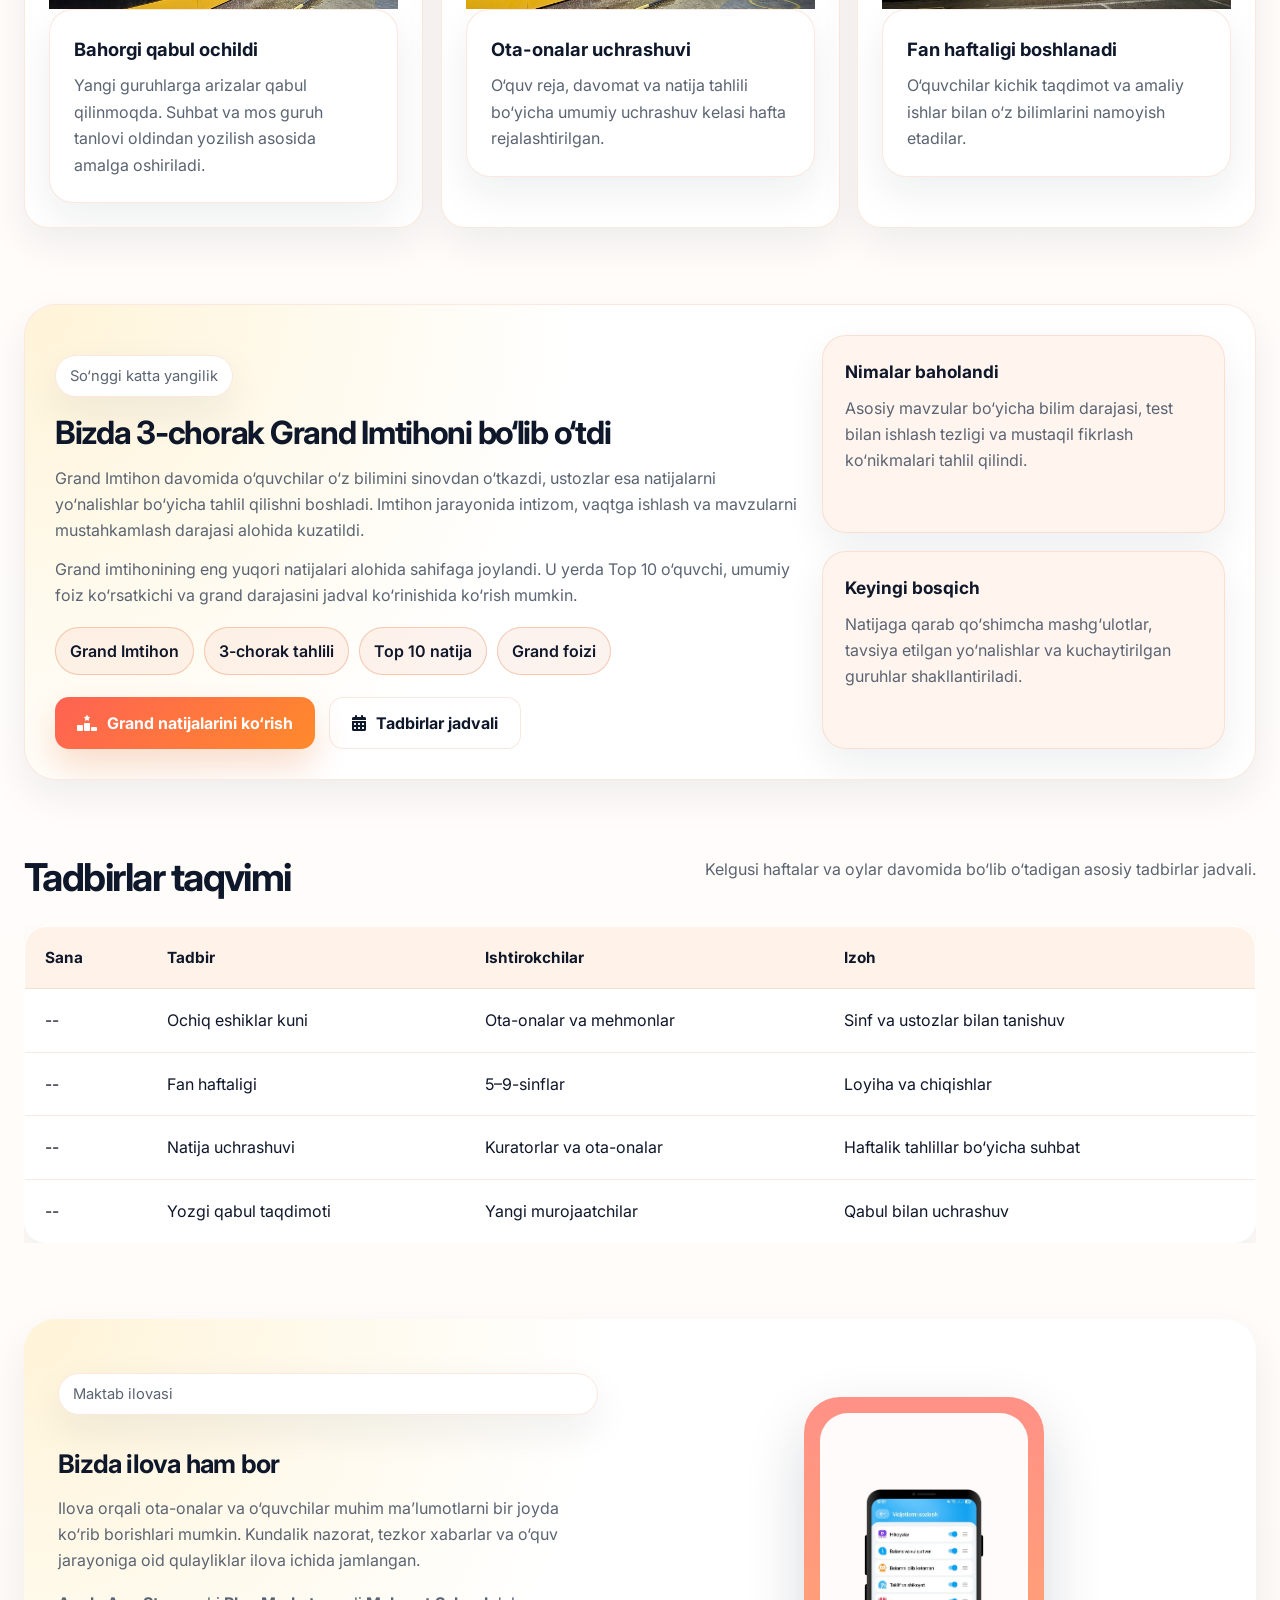
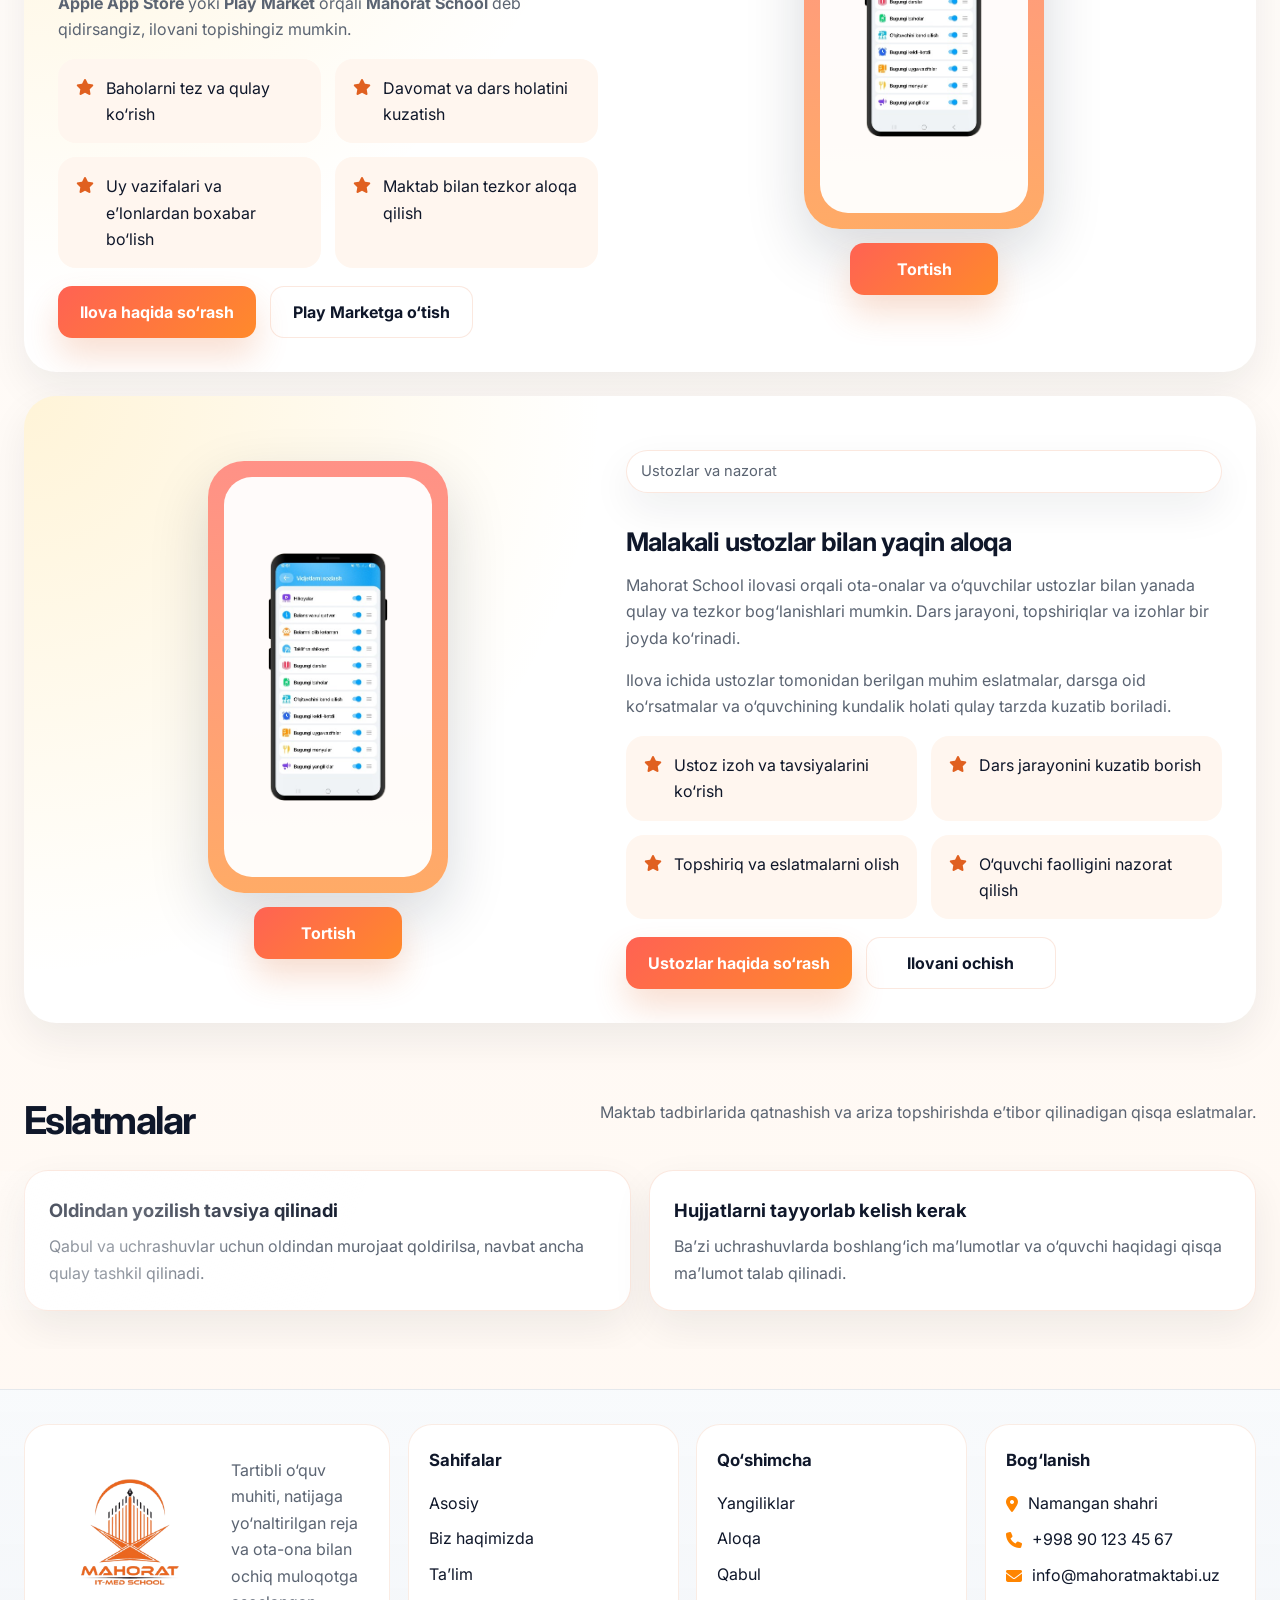
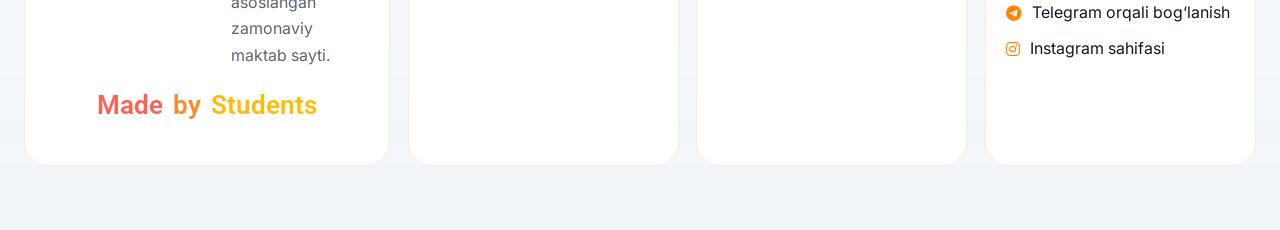
<file: yangiliklar.html>
<!DOCTYPE html>
<html lang="uz">

<head>
  <meta charset="UTF-8">
  <meta name="google-site-verification" content="11I-brPsqKs0993Zm5zoW0I7X1Cb0csCSepZ3I0ky0c" />
  <meta name="viewport" content="width=device-width, initial-scale=1.0">
  <meta name="description" content="Mahorat Maktabi yangiliklari, e’lonlar va so‘nggi voqealar sahifasi.">
  <title>Yangiliklar | Mahorat Maktabi</title>
  <link rel="canonical" href="https://mahorat-maktabi.vercel.app/yangiliklar.html">
  <link rel="icon" href="img/mahorat-titlee-logo.jpg">
  <link rel="stylesheet" href="https://cdnjs.cloudflare.com/ajax/libs/font-awesome/6.5.1/css/all.min.css">
  <link rel="stylesheet" href="uslub.css">
</head>

<body class="yangilik-sahifa">
  <div class="yuklanish-ekrani" aria-hidden="true">
    <div class="yuklanish-ichki">
      <img src="img/mahorat-logo-no-BG.png" alt="" class="yuklanish-logo">
      <div class="yuklanish-sarlavha">Mahorat Maktabi</div>
      <div class="yuklanish-matn">Sahifa tayyorlanmoqda</div>
      <div class="yuklanish-chiziq"><span></span></div>
    </div>
  </div>
  <header class="sahifa-boshi">
    <div class="konteyner yuqori-qism">
      <nav class="sayyoh-nav" aria-label="Asosiy navigatsiya">
        <a class="logo-qismi" href="index.html"><img src="img/mahorat-logo-no-BG.png"
            alt="Mahorat maktabi logotipi"></a>
        <button class="menu-tugma" type="button"
          aria-label="Menyuni ochish"><span></span><span></span><span></span></button>
        <ul class="havolalar">
          <li><a href="index.html">Asosiy</a></li>
          <li class="uzun"><a href="maktab-haqida.html">Biz haqimizda</a></li>
          <li><a href="talim.html">Ta’lim</a></li>
          <li class="faol"><a href="yangiliklar.html">Yangiliklar</a></li>
          <li><a href="aloqa.html">Aloqa</a></li>
        </ul>
        <div class="ong-amallar"><button class="mavzu-tugma" type="button" aria-label="Tungi mavzuga o‘tish"><svg
              width="18" height="18" viewBox="0 0 24 24" fill="none" aria-hidden="true">
              <path d="M20.1 14.2A8.5 8.5 0 0 1 9.8 3.9a8.9 8.9 0 1 0 10.3 10.3Z" stroke="currentColor"
                stroke-width="1.8" stroke-linejoin="round" />
            </svg></button><a class="aloqa-tugma" href="https://t.me/mahorat_maktabi_namangan" target="_blank"
            rel="noopener">Qabul</a></div>
      </nav>
    </div>
  </header>

  <main class="asosiy-qism">
    <section class="ichki-qahramon">
      <div class="konteyner ichki-qahramon-panjarasi">
        <div class="ichki-qahramon-matn">
          <h1>Maktab hayotidagi muhim voqealar, qabul yangiliklari va e’lonlar</h1>
          <p>Uchrashuvlar, ochiq eshiklar kuni, fan haftaligi va qabul jarayoniga oid ma’lumotlar shu sahifada bir joyga
            jamlangan.</p>
          <div class="qator-matn"><span class="qator-chip">E’lonlar</span><span class="qator-chip">Tadbirlar</span><span
              class="qator-chip">Qabul yangilanishi</span></div>
        </div>
        <div class="ichki-qahramon-rasm"><img src="img/photo_2025-11-15_17-38-00.jpg" alt="Yangiliklar"></div>
      </div>
    </section>

    <section class="bolim">
      <div class="konteyner">
        <div class="bolim-boshi">
          <div>
            <h2>So‘nggi e’lonlar</h2>
          </div>
          <p>Bu yerda eng muhim va tezkor yangilanishlar joylashtiriladi.</p>
        </div>
        <div class="yangilik-panjarasi">
          <article class="yangilik-karta rasmli-karta"><img src="img/photo_2025-11-15_17-37-52.jpg" alt="Qabul">
            <div class="oddiy-karta"><strong>Bahorgi qabul ochildi</strong>
              <p>Yangi guruhlarga arizalar qabul qilinmoqda. Suhbat va mos guruh tanlovi oldindan yozilish asosida
                amalga oshiriladi.</p>
            </div>
          </article>
          <article class="yangilik-karta rasmli-karta"><img src="img/photo_2025-11-15_17-38-08.jpg" alt="Uchrashuv">
            <div class="oddiy-karta"><strong>Ota-onalar uchrashuvi</strong>
              <p>O‘quv reja, davomat va natija tahlili bo‘yicha umumiy uchrashuv kelasi hafta rejalashtirilgan.</p>
            </div>
          </article>
          <article class="yangilik-karta rasmli-karta"><img src="img/photo_2025-11-15_17-37-40.jpg" alt="Fan haftaligi">
            <div class="oddiy-karta"><strong>Fan haftaligi boshlanadi</strong>
              <p>O‘quvchilar kichik taqdimot va amaliy ishlar bilan o‘z bilimlarini namoyish etadilar.</p>
            </div>
          </article>
        </div>
      </div>
    </section>


    <section class="bolim maxsus-yangilik-bolim">
      <div class="konteyner">
        <div class="yangilik-keng-karta">
          <div class="yangilik-keng-karta__matn">
            <span class="sarlavha-belgisi">So‘nggi katta yangilik</span>
            <h2>Bizda 3-chorak Grand Imtihoni bo‘lib o‘tdi</h2>
            <p>Grand Imtihon davomida o‘quvchilar o‘z bilimini sinovdan o‘tkazdi, ustozlar esa natijalarni yo‘nalishlar
              bo‘yicha tahlil qilishni boshladi. Imtihon jarayonida intizom, vaqtga ishlash va mavzularni mustahkamlash
              darajasi alohida kuzatildi.</p>
            <p>Grand imtihonining eng yuqori natijalari alohida sahifaga joylandi. U yerda Top 10 o‘quvchi,
              umumiy foiz ko‘rsatkichi va grand darajasini jadval ko‘rinishida ko‘rish mumkin.</p>

            <div class="yangilik-chiplar">
              <span>Grand Imtihon</span>
              <span>3-chorak tahlili</span>
              <span>Top 10 natija</span>
              <span>Grand foizi</span>
            </div>

            <div class="yangilik-cta-qator">
              <a class="toq-tugma" href="grand-natijalari.html"><i class="fa-solid fa-ranking-star"></i> Grand natijalarini ko‘rish</a>
              <a class="yorqin-tugma" href="#tadbirlar-taqvimi"><i class="fa-solid fa-calendar-days"></i> Tadbirlar jadvali</a>
            </div>
          </div>

          <div class="yangilik-keng-karta__yon">
            <article class="yangilik-qisqa-karta">
              <strong>Nimalar baholandi</strong>
              <p>Asosiy mavzular bo‘yicha bilim darajasi, test bilan ishlash tezligi va mustaqil fikrlash ko‘nikmalari
                tahlil qilindi.</p>
            </article>
            <article class="yangilik-qisqa-karta">
              <strong>Keyingi bosqich</strong>
              <p>Natijaga qarab qo‘shimcha mashg‘ulotlar, tavsiya etilgan yo‘nalishlar va kuchaytirilgan guruhlar
                shakllantiriladi.</p>
            </article>
          </div>
        </div>
      </div>
    </section>

    <section class="bolim" id="tadbirlar-taqvimi">
      <div class="konteyner">
        <div class="bolim-boshi">
          <div>
            <h2>Tadbirlar taqvimi</h2>
          </div>
          <p>Kelgusi haftalar va oylar davomida bo‘lib o‘tadigan asosiy tadbirlar jadvali.</p>
        </div>
        <div class="jadval-qobiq">
          <table class="jadval">
            <thead>
              <tr>
                <th>Sana</th>
                <th>Tadbir</th>
                <th>Ishtirokchilar</th>
                <th>Izoh</th>
              </tr>
            </thead>
            <tbody>
              <tr>
                <td>--</td>
                <td>Ochiq eshiklar kuni</td>
                <td>Ota-onalar va mehmonlar</td>
                <td>Sinf va ustozlar bilan tanishuv</td>
              </tr>
              <tr>
                <td>--</td>
                <td>Fan haftaligi</td>
                <td>5–9-sinflar</td>
                <td>Loyiha va chiqishlar</td>
              </tr>
              <tr>
                <td>--</td>
                <td>Natija uchrashuvi</td>
                <td>Kuratorlar va ota-onalar</td>
                <td>Haftalik tahlillar bo‘yicha suhbat</td>
              </tr>
              <tr>
                <td>--</td>
                <td>Yozgi qabul taqdimoti</td>
                <td>Yangi murojaatchilar</td>
                <td>Qabul bilan uchrashuv</td>
              </tr>
            </tbody>
          </table>
        </div>
      </div>
    </section>


    <section class="bolim ilova-bolim">
      <div class="konteyner ilova-bolim-panjarasi">
        <div class="ilova-qobiq ilova-qobiq--teskari">
          <div class="ilova-media">
            <div class="ilova-telefonlar">
              <div class="ilova-telefon-karta ilova-telefon-karta--yakka">
                <div class="ilova-telefon-ramka">
                  <img src="img/unnamed-removebg-preview.png" alt="Mahorat School ilovasi preview rasmi uchun joy">
                </div>
                <a class="toq-tugma ilova-telefon-tugma"
                  href="https://play.google.com/store/apps/details?id=uz.unical.mahoratschool.parent&hl=uz" target="_blank"
                  rel="noopener">Tortish</a>
              </div>
            </div>
          </div>

          <div class="ilova-matn">
            <span class="sarlavha-belgisi">Maktab ilovasi</span>
            <h2>Bizda ilova ham bor</h2>
            <p>Ilova orqali ota-onalar va o‘quvchilar muhim ma’lumotlarni bir joyda ko‘rib borishlari mumkin. Kundalik
              nazorat, tezkor xabarlar va o‘quv jarayoniga oid qulayliklar ilova ichida jamlangan.</p>
            <p><strong>Apple App Store</strong> yoki <strong>Play Market</strong> orqali <strong>Mahorat School</strong>
              deb qidirsangiz, ilovani topishingiz mumkin.</p>

            <div class="ilova-royxat">
              <div class="ilova-royxat-item"><i class="fa-solid fa-star"></i><span>Baholarni tez va qulay ko‘rish</span>
              </div>
              <div class="ilova-royxat-item"><i class="fa-solid fa-star"></i><span>Davomat va dars holatini
                  kuzatish</span></div>
              <div class="ilova-royxat-item"><i class="fa-solid fa-star"></i><span>Uy vazifalari va e’lonlardan boxabar
                  bo‘lish</span></div>
              <div class="ilova-royxat-item"><i class="fa-solid fa-star"></i><span>Maktab bilan tezkor aloqa
                  qilish</span></div>
            </div>

            <div class="tugmalar-qatori ilova-tugmalar">
              <a class="toq-tugma" href="https://t.me/mahorat_maktabi_namangan" target="_blank" rel="noopener">Ilova
                haqida so‘rash</a>
              <a class="yorqin-tugma"
                href="https://play.google.com/store/apps/details?id=uz.unical.mahoratschool.parent&hl=uz" target="_blank"
                rel="noopener">Play Marketga o‘tish</a>
            </div>
          </div>
        </div>

        <div class="ilova-qobiq">
          <div class="ilova-media">
            <div class="ilova-telefonlar">
              <div class="ilova-telefon-karta ilova-telefon-karta--yakka">
                <div class="ilova-telefon-ramka">
                  <img src="img/unnamed-removebg-preview.png"
                    alt="Mahorat School ilovasining ikkinchi preview rasmi uchun joy">
                </div>
                <a class="toq-tugma ilova-telefon-tugma"
                  href="https://play.google.com/store/apps/details?id=uz.unical.mahoratschool.teacher"
                  target="_blank" rel="noopener">Tortish</a>
              </div>
            </div>
          </div>

          <div class="ilova-matn">
            <span class="sarlavha-belgisi">Ustozlar va nazorat</span>
            <h2>Malakali ustozlar bilan yaqin aloqa</h2>

            <p>Mahorat School ilovasi orqali ota-onalar va o‘quvchilar ustozlar bilan yanada qulay va tezkor
              bog‘lanishlari mumkin. Dars jarayoni, topshiriqlar va izohlar bir joyda ko‘rinadi.</p>

            <p>Ilova ichida ustozlar tomonidan berilgan muhim eslatmalar, darsga oid ko‘rsatmalar va o‘quvchining
              kundalik holati qulay tarzda kuzatib boriladi.</p>

            <div class="ilova-royxat">
              <div class="ilova-royxat-item"><i class="fa-solid fa-star"></i><span>Ustoz izoh va tavsiyalarini
                  ko‘rish</span></div>
              <div class="ilova-royxat-item"><i class="fa-solid fa-star"></i><span>Dars jarayonini kuzatib borish</span>
              </div>
              <div class="ilova-royxat-item"><i class="fa-solid fa-star"></i><span>Topshiriq va eslatmalarni
                  olish</span></div>
              <div class="ilova-royxat-item"><i class="fa-solid fa-star"></i><span>O‘quvchi faolligini nazorat
                  qilish</span></div>
            </div>

            <div class="tugmalar-qatori ilova-tugmalar">
              <a class="toq-tugma" href="https://t.me/mahorat_maktabi_namangan" target="_blank" rel="noopener">Ustozlar
                haqida so‘rash</a>
              <a class="yorqin-tugma" href="https://play.google.com/store/apps/details?id=uz.unical.mahoratschool.teacher"
                target="_blank" rel="noopener">Ilovani ochish</a>
            </div>
          </div>
        </div>
      </div>
    </section>

    <section class="bolim">
      <div class="konteyner">
        <div class="bolim-boshi">
          <div>
            <h2>Eslatmalar</h2>
          </div>
          <p>Maktab tadbirlarida qatnashish va ariza topshirishda e’tibor qilinadigan qisqa eslatmalar.</p>
        </div>
        <div class="savol-panjarasi">
          <article class="savol-karta"><strong>Oldindan yozilish tavsiya qilinadi</strong>
            <p>Qabul va uchrashuvlar uchun oldindan murojaat qoldirilsa, navbat ancha qulay tashkil qilinadi.</p>
          </article>
          <article class="savol-karta"><strong>Hujjatlarni tayyorlab kelish kerak</strong>
            <p>Ba’zi uchrashuvlarda boshlang‘ich ma’lumotlar va o‘quvchi haqidagi qisqa ma’lumot talab qilinadi.</p>
          </article>
        </div>
      </div>
    </section>
  </main>

  <footer class="oyoq">
    <div class="konteyner oyoq-ichki">
      <div class="oyoq-panjarasi">
        <div class="oyoq-ustun">
          <div class="oyoq-flex">
            <img src="img/mahorat-logo-no-BG.png" alt="Mahorat Maktabi logotipi">
            <p style="margin-top: 10px;">Tartibli o‘quv muhiti, natijaga yo‘naltirilgan reja va ota-ona bilan ochiq
              muloqotga asoslangan zamonaviy maktab sayti.</p>
          </div>
          <h5><span id="first-oyoq">Made</span> <span id="ikkinchi-oyoq">by</span><span
              id="uchinchi-oyoq">Students</span></h5>
        </div>
        <div class="oyoq-ustun">
          <strong>Sahifalar</strong>
          <ul>
            <li><a href="index.html">Asosiy</a></li>
            <li><a href="maktab-haqida.html">Biz haqimizda</a></li>
            <li><a href="talim.html">Ta’lim</a></li>
          </ul>
        </div>
        <div class="oyoq-ustun">
          <strong>Qo‘shimcha</strong>
          <ul>
            <li><a href="yangiliklar.html">Yangiliklar</a></li>
            <li><a href="aloqa.html">Aloqa</a></li>
            <li><a href="aloqa.html#qabul">Qabul</a></li>
          </ul>
        </div>
        <div class="oyoq-ustun">
          <strong>Bog‘lanish</strong>
          <ul>
            <li><a href="https://www.google.com/maps/search/?api=1&query=Namangan+shahri" target="_blank"
                rel="noopener"><i class="fa-solid fa-location-dot" style="color: rgb(255, 133, 0);"></i> Namangan
                shahri</a></li>
            <li><a href="tel:+998901234567"><i class="fa-solid fa-phone" style="color: rgb(255, 133, 0);"></i> +998 90
                123 45 67</a></li>
            <li><a href="mailto:info@mahoratmaktabi.uz"><i class="fa-solid fa-envelope"
                  style="color: rgb(255, 133, 0);"></i> info@mahoratmaktabi.uz</a></li>
            <li><a href="https://t.me/mahorat_maktabi_namangan" target="_blank" rel="noopener"><i
                  class="fa-brands fa-telegram" style="color: rgb(255, 133, 0);"></i> Telegram orqali bog‘lanish</a>
            </li>
            <li><a href="https://www.instagram.com/mahorat_maktabi/" target="_blank" rel="noopener"><i
                  class="fa-brands fa-instagram" style="color: rgb(255, 133, 0);"></i> Instagram sahifasi</a></li>
          </ul>
        </div>
      </div>
      <div class="oyoq-pastki">
        <span>© 2026 Mahorat Maktabi. Barcha huquqlar himoyalangan.</span>
        <span>Sayt maktab uslubida yangidan yig‘ildi.</span>
      </div>
    </div>
  </footer>
  <script src="skript.js"></script>
</body>

</html>
</file>
<file: uslub.css>
@import url('https://fonts.googleapis.com/css2?family=Inter:wght@400;500;600;700;800&display=swap');
@import url('https://fonts.googleapis.com/css2?family=Rubik+Marker+Hatch&display=swap');
@import url('https://fonts.googleapis.com/css2?family=Roboto:ital,wght@0,100..900;1,100..900&display=swap');

:root {
  --fon: #fffaf5;
  --fon-ikkinchi: #ffffff;
  --fon-uchinchi: #fff2e8;
  --matn: #0f172a;
  --matn-xira: #5b6472;
  --chiziq: rgba(224, 96, 32, 0.14);
  --soya: 0 16px 40px rgba(15, 23, 42, 0.07);
  --asosiy: #e06020;
  --asosiy-toq: #bf4f18;
  --asosiy-yumshoq: rgba(224, 96, 32, 0.10);
  --kartochka: #ffffff;
  --grad-1: #ff6253;
  --grad-2: #ff8a2b;
  --grad-3: #ffba0c;
}

html[data-mavzu='tungi'] {
  --fon: #0f1117;
  --fon-ikkinchi: #161a23;
  --fon-uchinchi: #1c2330;
  --matn: #f8fafc;
  --matn-xira: #b4bfd1;
  --chiziq: rgba(255, 255, 255, 0.08);
  --soya: 0 18px 44px rgba(0, 0, 0, 0.33);
  --asosiy: #ff8a3d;
  --asosiy-toq: #ffb173;
  --asosiy-yumshoq: rgba(255, 138, 61, 0.14);
  --kartochka: #171d28;
  --grad-1: #ff7a59;
  --grad-2: #ff9b42;
  --grad-3: #ffc55e;
}

* {
  margin: 0;
  padding: 0;
  box-sizing: border-box;
  
}

html {
  scroll-behavior: smooth;
}

body {
  font-family: 'Inter', sans-serif;
  background: linear-gradient(180deg, var(--fon) 0%, var(--fon-ikkinchi) 100%);
  color: var(--matn);
  line-height: 1.65;
}

.tepaga-tugma {
  position: fixed;
  right: 22px;
  bottom: 22px;
  width: 56px;
  height: 56px;
  display: inline-flex;
  align-items: center;
  justify-content: center;
  border-radius: 18px;
  border: 1px solid color-mix(in srgb, var(--asosiy) 24%, var(--chiziq));
  background: color-mix(in srgb, var(--kartochka) 90%, transparent);
  color: var(--asosiy);
  box-shadow: 0 18px 42px rgba(15, 23, 42, 0.16);
  backdrop-filter: blur(14px);
  -webkit-backdrop-filter: blur(14px);
  z-index: 4200;
  opacity: 0;
  visibility: hidden;
  pointer-events: none;
  transform: translate3d(0, 18px, 0) scale(0.92);
  transition: opacity .28s ease, transform .32s cubic-bezier(.22, 1, .36, 1), background-color .25s ease, border-color .25s ease, color .25s ease, box-shadow .25s ease, visibility .28s ease;
}

.tepaga-tugma .tepaga-tugma-ikon {
  display: inline-flex;
  align-items: center;
  justify-content: center;
  font-size: 1.05rem;
  line-height: 1;
}

.tepaga-tugma.korinadi {
  opacity: 1;
  visibility: visible;
  pointer-events: auto;
  transform: translate3d(0, 0, 0) scale(1);
}

.tepaga-tugma:hover {
  transform: translate3d(0, -3px, 0) scale(1.02);
  border-color: color-mix(in srgb, var(--asosiy) 44%, var(--chiziq));
  background: color-mix(in srgb, var(--asosiy-yumshoq) 62%, var(--kartochka));
  box-shadow: 0 24px 46px rgba(15, 23, 42, 0.2);
}

.tepaga-tugma:active {
  transform: translate3d(0, 0, 0) scale(0.98);
}

.tepaga-tugma:focus-visible {
  outline: 0;
  box-shadow: 0 0 0 4px color-mix(in srgb, var(--asosiy) 18%, transparent), 0 18px 42px rgba(15, 23, 42, 0.16);
}

a {
  text-decoration: none;
  color: inherit;
}

img {
  max-width: 100%;
  display: block;
}

button {
  font: inherit;
  cursor: pointer;
  border: 0;
  background: transparent;
}

.konteyner {
  width: min(1460px, calc(100% - 12px));
  margin: 0 auto;
}

.mapouter {
  position: relative;
  text-align: right;
}

.gmap_canvas {
  overflow: hidden;
  background: none !important;
}

.gmap_canvas iframe {
  width: 100%;
  height: 100%;
}

.mapouter a {
  display: block;
  font-size: 0.85em;
  text-align: center;
  padding: 5px 0;
  color: #6c757d;
  text-decoration: none;
}

.gme-generated-link {
  display: none !important;
}

.map {
  width: 100%;
  height: auto;
  display: flex;
  justify-content: space-around;

}


.sahifa-boshi {
  position: sticky;
  top: 0;
  z-index: 5000;
  background: color-mix(in srgb, var(--fon-ikkinchi) 88%, transparent);
  backdrop-filter: blur(14px);
  border-bottom: 1px solid rgba(224, 96, 32, 0.07);
}

.texth2 {
  width: 100%;
}

.maplar h1 {
  margin-left: 240px;
}

.h1loc {
  display: flex;
}


.yuqori-qism {
  min-height: 88px;
  display: flex;
  align-items: center;
}

.sayyoh-nav {
  width: 100%;
  display: flex;
  align-items: center;
  justify-content: space-between;
  gap: 12px;
}

.logo-qismi {
  display: flex;
  align-items: center;
  gap: 8px;
  min-width: 86px;
}

.logo-qismi img {
  width: 72px;
  height: 72px;
  object-fit: contain;
}

.havolalar {
  display: flex;
  align-items: center;
  justify-content: center;
  gap: 6px;
  flex: 1;
}

.havolalar li {
  list-style: none;
  width: auto;
  min-width: 108px;
  height: 46px;
  border-radius: 16px;
  display: flex;
  align-items: center;
  justify-content: center;
}

.havolalar li.faol {
  background: var(--asosiy-yumshoq);
}

.havolalar li.uzun {
  min-width: 158px;
}

.havolalar a {
  width: 100%;
  height: 100%;
  padding: 0 18px;
  display: flex;
  align-items: center;
  justify-content: center;
  font-size: 0.98rem;
  font-weight: 500;
  color: var(--matn-xira);
  position: relative;
  transition: color .2s ease, background-color .2s ease;
}

.havolalar a:hover,
.havolalar li.faol a {
  color: var(--matn);
}

.havolalar a::after {
  content: '';
  position: absolute;
  left: 18px;
  right: 18px;
  bottom: 7px;
  height: 2px;
  background: var(--asosiy);
  border-radius: 2px;
  transform: scaleX(0);
  transform-origin: left;
  transition: transform .24s ease;
}

.havolalar li:hover a::after,
.havolalar li.faol a::after {
  transform: scaleX(1);
}

.ong-amallar {
  display: flex;
  align-items: center;
  justify-content: flex-end;
  gap: 12px;
  min-width: 260px;
}

.mavzu-tugma {
  width: 48px;
  height: 48px;
  border-radius: 14px;
  border: 1px solid var(--chiziq);
  background: var(--fon-ikkinchi);
  color: var(--matn);
  box-shadow: var(--soya);
  display: inline-flex;
  align-items: center;
  justify-content: center;
  font-size: 1.05rem;
  transition: transform .25s ease, border-color .25s ease, background-color .25s ease;
}

.mavzu-tugma:hover,
.aloqa-tugma:hover,
.toq-tugma:hover,
.yorqin-tugma:hover,
.xabar-tugma:hover {
  transform: translateY(-2px);
}

.aloqa-tugma {
  width: 184px;
  height: 50px;
  display: inline-flex;
  align-items: center;
  justify-content: center;
  border: 1px solid rgba(224, 96, 32, 0.55);
  color: var(--asosiy);
  background: transparent;
  border-radius: 12px;
  font-weight: 600;
  transition: background-color .25s ease, color .25s ease, border-color .25s ease, transform .25s ease;
}

.aloqa-tugma:hover {
  background: var(--asosiy-yumshoq);
  border-color: rgba(224, 96, 32, 0.85);
  color: var(--matn);
}

.menu-tugma {
  width: 46px;
  height: 46px;
  display: none;
  flex-direction: column;
  justify-content: center;
  gap: 6px;
}

.menu-tugma span {
  display: block;
  width: 28px;
  height: 3px;
  border-radius: 99px;
  background: var(--asosiy);
  transition: transform .25s ease, opacity .2s ease;
}

.menu-tugma.faol span:nth-child(1) {
  transform: translateY(9px) rotate(45deg);
}

.menu-tugma.faol span:nth-child(2) {
  opacity: 0;
}

.menu-tugma.faol span:nth-child(3) {
  transform: translateY(-9px) rotate(-45deg);
}

.asosiy-qism {
  overflow: clip;
}

.qahramon {
  padding: 56px 0 32px;
}

.qahramon-panjarasi {
  display: grid;
  grid-template-columns: 1.08fr 0.92fr;
  gap: 20px;
  align-items: center;
}

.qahramon-matn {
  padding: 6px 0 6px 8px;
  border-left: 3px dashed var(--grad-1);
}

.qahramon-badge,
.sarlavha-belgisi {
  display: inline-flex;
  align-items: center;
  gap: 8px;
  padding: 8px 14px;
  border-radius: 999px;
  border: 1px solid var(--chiziq);
  background: var(--fon-ikkinchi);
  color: var(--matn-xira);
  box-shadow: var(--soya);
  margin-bottom: 18px;
  font-size: 0.92rem;
}

.qahramon h1 {
  width: min(720px, 100%);
  font-size: clamp(2.4rem, 4vw, 4.3rem);
  line-height: 1.08;
  letter-spacing: -0.04em;
  color: transparent;
  background-clip: text;
  -webkit-background-clip: text;
  background-image: linear-gradient(45deg, var(--grad-1), var(--grad-2), var(--grad-3), var(--grad-1));
}

.qahramon p {
  width: min(630px, 100%);
  color: var(--matn-xira);
  font-size: 1.08rem;
  margin-top: 18px;
}

.tugmalar-qatori {
  display: flex;
  gap: 14px;
  flex-wrap: wrap;
  margin-top: 28px;
}

.toq-tugma,
.yorqin-tugma,
.xabar-tugma {
  min-width: 190px;
  height: 52px;
  padding: 0 22px;
  border-radius: 14px;
  display: inline-flex;
  align-items: center;
  justify-content: center;
  font-weight: 700;
  transition: transform .25s ease, box-shadow .25s ease, background-color .25s ease, color .25s ease, border-color .25s ease;
}

.toq-tugma {
  background: linear-gradient(135deg, var(--grad-1), var(--grad-2));
  color: white;
  box-shadow: 0 18px 34px rgba(224, 96, 32, 0.2);
}

.yorqin-tugma {
  border: 1px solid var(--chiziq);
  background: var(--fon-ikkinchi);
  color: var(--matn);
}
.yorqin-tugma:hover, 
.yorqin-tugma:focus {
  animation: pulse 1s;
  box-shadow: 0 0 0 1em transparent;
}

@keyframes pulse {
  0% { box-shadow: 0 0 0 0 var(--grad-2); }
}
.toq-tugma:hover, .xabar-tugma:hover{
  box-shadow: rgba(0, 0, 0, 0.16) 0px 10px 36px 0px, rgba(0, 0, 0, 0.06) 0px 0px 0px 1px;
}

.xabar-tugma {
  border: 1px solid rgba(224, 96, 32, 0.3);
  background: var(--asosiy-yumshoq);
  color: var(--asosiy-toq);
}

.qisqa-statlar {
  display: grid;
  grid-template-columns: repeat(3, minmax(0, 1fr));
  gap: 14px;
  margin-top: 28px;
}

.stat-karta,
.oddiy-karta,
.yangilik-karta,
.ustun-karta,
.bosqich-karta,
.fikr-karta,
.aloqa-karta,
.foydali-karta,
.galereya-karta,
.qadam-karta,
.savol-karta,
.dastur-karta,
.tarix-karta,
.jamoa-karta,
.qabul-karta {
  background: var(--kartochka);
  border: 1px solid var(--chiziq);
  border-radius: 24px;
  box-shadow: var(--soya);
}

.stat-karta {
  padding: 18px 18px 16px;
}

.stat-karta strong {
  display: block;
  font-size: 1.8rem;
  line-height: 1;
  letter-spacing: -0.04em;
}

.stat-karta span {
  color: var(--matn-xira);
  font-size: 0.95rem;
}

.qahramon-rasm {
  position: relative;
}

.qahramon-rasm .asosiy-rasm {
  border-radius: 30px;
  min-height: 560px;
  object-fit: cover;
  box-shadow: 0 28px 60px rgba(15, 23, 42, 0.16);
}

.ustma-karta {
  position: absolute;
  background: color-mix(in srgb, var(--kartochka) 88%, transparent);
  backdrop-filter: blur(10px);
  border: 1px solid var(--chiziq);
  border-radius: 20px;
  box-shadow: var(--soya);
  padding: 16px 18px;
}

.ustma-karta strong {
  display: block;
  font-size: 1.05rem;
  margin-bottom: 4px;
}

.ustma-karta span {
  color: var(--matn-xira);
  font-size: 0.92rem;
}

.ustma-bir {
  top: 24px;
  left: -18px;
}

.ustma-ikki {
  right: -12px;
  bottom: 26px;
}

.bolim {
  padding: 38px 0;
}

.bolim-boshi {
  display: flex;
  align-items: flex-end;
  justify-content: space-between;
  gap: 18px;
  margin-bottom: 22px;
}

.bolim-boshi h2,
.ichki-qahramon h1 {
  font-size: clamp(1.9rem, 3vw, 3rem);
  line-height: 1.1;
  letter-spacing: -0.04em;
}

.bolim-boshi p,
.ichki-qahramon p,
.karta-izoh,
.oddiy-karta p,
.yangilik-karta p,
.ustun-karta p,
.bosqich-karta p,
.fikr-karta p,
.aloqa-karta p,
.foydali-karta p,
.qadam-karta p,
.savol-karta p,
.dastur-karta p,
.tarix-karta p,
.jamoa-karta p,
.qabul-karta p {
  color: var(--matn-xira);
}

.uchlik-panjarasi,
.tortlik-panjarasi,
.ikkilik-panjarasi,
.yangilik-panjarasi,
.galereya-panjarasi,
.dastur-panjarasi,
.jamoa-panjarasi,
.savol-panjarasi,
.aloqa-panjarasi,
.qadam-panjarasi,
.bosqich-panjarasi {
  display: grid;
  gap: 18px;
}

.uchlik-panjarasi,
.yangilik-panjarasi,
.jamoa-panjarasi,
.galereya-panjarasi {
  grid-template-columns: repeat(3, minmax(0, 1fr));
}

.tortlik-panjarasi {
  grid-template-columns: repeat(4, minmax(0, 1fr));
}

.ikkilik-panjarasi,
.aloqa-panjarasi,
.qadam-panjarasi,
.bosqich-panjarasi,
.dastur-panjarasi,
.savol-panjarasi {
  grid-template-columns: repeat(2, minmax(0, 1fr));
}

.oddiy-karta,
.yangilik-karta,
.ustun-karta,
.bosqich-karta,
.fikr-karta,
.aloqa-karta,
.foydali-karta,
.qadam-karta,
.savol-karta,
.dastur-karta,
.tarix-karta,
.jamoa-karta,
.qabul-karta {
  padding: 24px;
}

.oddiy-karta strong,
.yangilik-karta strong,
.ustun-karta strong,
.bosqich-karta strong,
.fikr-karta strong,
.aloqa-karta strong,
.foydali-karta strong,
.qadam-karta strong,
.savol-karta strong,
.dastur-karta strong,
.tarix-karta strong,
.jamoa-karta strong,
.qabul-karta strong,
.galereya-sarlavha {
  display: block;
  font-size: 1.15rem;
  margin-bottom: 8px;
}

.rasmli-karta {
  overflow: hidden;
}

.rasmli-karta img,
.galereya-karta img,
.yangilik-karta img,
.ichki-qahramon-rasm img {
  width: 100%;
  object-fit: cover;
}

.rasmli-karta img,
.yangilik-karta img {
  height: 220px;
}

.galereya-karta {
  overflow: hidden;
  position: relative;
}

.galereya-karta img {
  height: 260px;
  transition: transform .35s ease;
}

.galereya-karta:hover img,
.yangilik-karta:hover img,
.rasmli-karta:hover img {
  transform: scale(1.04);
}

.galereya-ustma {
  position: absolute;
  left: 18px;
  right: 18px;
  bottom: 18px;
  padding: 14px 16px;
  border-radius: 18px;
  background: color-mix(in srgb, var(--kartochka) 84%, transparent);
  backdrop-filter: blur(10px);
  border: 1px solid var(--chiziq);
}

.ichki-qahramon {
  padding: 48px 0 18px;
}

.ichki-qahramon-panjarasi {
  display: grid;
  grid-template-columns: 1.02fr 0.98fr;
  gap: 18px;
  align-items: center;
}

.ichki-qahramon-matn {
  padding-right: 0;
}

.ichki-qahramon-rasm img {
  border-radius: 28px;
  min-height: 420px;
}

.qator-matn {
  display: flex;
  gap: 14px;
  flex-wrap: wrap;
  margin-top: 20px;
}

.qator-chip {
  padding: 9px 14px;
  border: 1px solid var(--chiziq);
  border-radius: 999px;
  background: var(--fon-ikkinchi);
  color: var(--matn-xira);
}

.jadval-qobiq {
  overflow-x: auto;
}

.jadval {
  width: 100%;
  border-collapse: collapse;
  min-width: 640px;
  background: var(--kartochka);
  border: 1px solid var(--chiziq);
  border-radius: 22px;
  overflow: hidden;
  box-shadow: var(--soya);
}

.jadval th,
.jadval td {
  text-align: left;
  padding: 18px 20px;
  border-bottom: 1px solid var(--chiziq);
}

.jadval th {
  background: var(--fon-uchinchi);
  font-size: 0.96rem;
}

.jadval tr:last-child td {
  border-bottom: none;
}

.oyoq {
  margin-top: 40px;
  border-top: 1px solid var(--chiziq);
  background: color-mix(in srgb, var(--fon-uchinchi) 75%, transparent);
}

.oyoq-ichki {
  padding: 34px 0 20px;
  height: 440px;
}

.oyoq-panjarasi {
  display: grid;
  grid-template-columns: 1.3fr 0.8fr 0.8fr 1fr;
  gap: 18px;
}

.oyoq-ustun strong {
  display: block;
  margin-bottom: 12px;
  font-size: 1.05rem;
}

.oyoq-ustun p,
.oyoq-ustun li,
.oyoq-pastki {
  color: var(--matn-xira);
}

.oyoq-ustun ul {
  list-style: none;
  display: grid;
  gap: 10px;
}

.oyoq-pastki {
  margin-top: 22px;
  padding-top: 18px;
  border-top: 1px solid var(--chiziq);
  display: flex;
  justify-content: space-between;
  gap: 16px;
  flex-wrap: wrap;
}

@keyframes sekin-kirish {
  from {
    opacity: 0;
    transform: translateY(18px);
  }

  to {
    opacity: 1;
    transform: translateY(0);
  }
}

[data-kirish] {
  animation: sekin-kirish .7s ease both;
}

[data-kirish='1'] {
  animation-delay: .06s;
}

[data-kirish='2'] {
  animation-delay: .12s;
}

[data-kirish='3'] {
  animation-delay: .18s;
}

[data-kirish='4'] {
  animation-delay: .24s;
}

@media (max-width: 1080px) {
  .sayyoh-nav {
    flex-wrap: wrap;
    row-gap: 14px;
  }

  .logo-qismi,
  .ong-amallar {
    min-width: auto;
  }

  .qahramon-panjarasi,
  .ichki-qahramon-panjarasi,
  .oyoq-panjarasi,
  .uchlik-panjarasi,
  .tortlik-panjarasi,
  .ikkilik-panjarasi,
  .yangilik-panjarasi,
  .galereya-panjarasi,
  .dastur-panjarasi,
  .jamoa-panjarasi,
  .savol-panjarasi,
  .aloqa-panjarasi,
  .qadam-panjarasi,
  .bosqich-panjarasi {
    grid-template-columns: 1fr 1fr;
  }

  .qahramon-rasm .asosiy-rasm,
  .ichki-qahramon-rasm img {
    min-height: 420px;
  }
}

@media (max-width: 840px) {
  .yuqori-qism {
    min-height: 84px;
  }

  .menu-tugma {
    display: flex;
    order: 3;
  }

  .havolalar {
    width: 100%;
    order: 4;
    display: grid;
    grid-template-columns: 1fr;
    gap: 8px;
    max-height: 0;
    overflow: hidden;
    transition: max-height .3s ease, padding .3s ease;
  }

  .havolalar.ochiq {
    max-height: 420px;
    padding-bottom: 8px;
  }

  .havolalar li,
  .havolalar li.uzun {
    width: 100%;
    min-width: 0;
    justify-content: flex-start;
  }

  .havolalar a {
    justify-content: flex-start;
    padding: 0 16px;
  }

  .havolalar a::after {
    left: 16px;
    right: auto;
    width: calc(100% - 32px);
    transform-origin: left;
  }

  .ong-amallar {
    margin-left: auto;
    gap: 10px;
  }

  .aloqa-tugma {
    width: auto;
    padding: 0 18px;
  }

  .qahramon-panjarasi,
  .ichki-qahramon-panjarasi,
  .oyoq-panjarasi,
  .uchlik-panjarasi,
  .tortlik-panjarasi,
  .ikkilik-panjarasi,
  .yangilik-panjarasi,
  .galereya-panjarasi,
  .dastur-panjarasi,
  .jamoa-panjarasi,
  .savol-panjarasi,
  .aloqa-panjarasi,
  .qadam-panjarasi,
  .bosqich-panjarasi,
  .qisqa-statlar {
    grid-template-columns: 1fr;
  }

  .ustma-bir,
  .ustma-ikki {
    position: static;
    margin-top: 14px;
  }

  .qahramon-matn {
    padding-left: 8px;
  }

  .bolim-boshi {
    flex-direction: column;
    align-items: flex-start;
  }

  .logo-qismi img {
    width: 64px;
    height: 64px;
  }
}

@media (max-width: 560px) {
  .konteyner {
    width: min(100% - 10px, 1460px);
  }

  .qahramon {
    padding-top: 28px;
  }

  .qahramon h1,
  .ichki-qahramon h1,
  .bolim-boshi h2 {
    letter-spacing: -0.03em;
  }

  .tugmalar-qatori,
  .qator-matn {
    flex-direction: column;
  }

  .toq-tugma,
  .yorqin-tugma,
  .xabar-tugma,
  .aloqa-tugma {
    width: 100%;
  }

  .logo-matn span {
    display: none;
  }

  .mavzu-tugma,
  .menu-tugma {
    width: 44px;
    height: 44px;
  }

  .ong-amallar {
    width: 100%;
    justify-content: space-between;
  }

  .tepaga-tugma {
    right: 14px;
    bottom: 14px;
    width: 50px;
    height: 50px;
    border-radius: 16px;
  }
}


body.sahifa-yuklanmoqda {
  overflow: hidden;
}

.yuklanish-ekrani {
  position: fixed;
  inset: 0;
  z-index: 300;
  display: grid;
  place-items: center;
  background:
    radial-gradient(circle at top, color-mix(in srgb, var(--asosiy) 14%, transparent) 0%, transparent 38%),
    linear-gradient(180deg, var(--fon) 0%, var(--fon-ikkinchi) 100%);
  transition: opacity .55s ease, visibility .55s ease;
}

.yuklanish-ekrani.yashirildi {
  opacity: 0;
  visibility: hidden;
}

.yuklanish-ichki {
  width: min(430px, calc(100% - 40px));
  padding: 34px 28px 30px;
  text-align: center;
  border-radius: 30px;
  background: color-mix(in srgb, var(--kartochka) 82%, transparent);
  border: 1px solid var(--chiziq);
  box-shadow: var(--soya);
  backdrop-filter: blur(18px);
}

.yuklanish-logo {
  width: 104px;
  height: 104px;
  margin: 0 auto 16px;
  object-fit: contain;
  animation: yuklanish-suzishi 2.1s ease-in-out infinite;
}

.yuklanish-sarlavha {
  font-size: clamp(1.5rem, 3vw, 2rem);
  font-weight: 800;
  letter-spacing: -0.04em;
}

.yuklanish-matn {
  margin-top: 8px;
  color: var(--matn-xira);
}

.yuklanish-chiziq {
  width: 100%;
  height: 8px;
  margin-top: 22px;
  border-radius: 999px;
  background: color-mix(in srgb, var(--asosiy) 14%, var(--fon-ikkinchi));
  overflow: hidden;
}

.yuklanish-chiziq span {
  display: block;
  width: 45%;
  height: 100%;
  border-radius: inherit;
  background: linear-gradient(90deg, var(--grad-1), var(--grad-2), var(--grad-3));
  animation: yuklanish-oqimi 1.25s ease-in-out infinite;
}

@keyframes yuklanish-suzishi {

  0%,
  100% {
    transform: translateY(0);
  }

  50% {
    transform: translateY(-6px);
  }
}

@keyframes yuklanish-oqimi {
  0% {
    transform: translateX(-120%);
  }

  100% {
    transform: translateX(260%);
  }
}

@keyframes rang-oqimi {
  0% {
    background-position: 0% 50%;
  }

  100% {
    background-position: 100% 50%;
  }
}

.qahramon h1 {
  background-size: 220% 220%;
  animation: rang-oqimi 8s linear infinite alternate;
}

.ustma-karta,
.qahramon-badge,
.stat-karta,
.oddiy-karta,
.yangilik-karta,
.ustun-karta,
.bosqich-karta,
.fikr-karta,
.aloqa-karta,
.foydali-karta,
.galereya-karta,
.qadam-karta,
.savol-karta,
.dastur-karta,
.tarix-karta,
.jamoa-karta,
.qabul-karta,
.jadval,
.oyoq-ustun {
  transition: transform .32s ease, box-shadow .32s ease, border-color .32s ease, background-color .32s ease;
}

.stat-karta:hover,
.oddiy-karta:hover,
.yangilik-karta:hover,
.ustun-karta:hover,
.bosqich-karta:hover,
.fikr-karta:hover,
.aloqa-karta:hover,
.foydali-karta:hover,
.galereya-karta:hover,
.qadam-karta:hover,
.savol-karta:hover,
.dastur-karta:hover,
.tarix-karta:hover,
.jamoa-karta:hover,
.qabul-karta:hover,
.jadval:hover {
  transform: translateY(-6px);
  border-color: color-mix(in srgb, var(--asosiy) 30%, var(--chiziq));
  box-shadow: 0 22px 54px rgba(15, 23, 42, 0.12);
}

[data-jonlanish] {
  opacity: 0;
  transform: translateY(34px) scale(.985);
  transition:
    opacity .75s ease,
    transform .75s cubic-bezier(.2, .7, .2, 1);
  transition-delay: var(--kechikish, 0ms);
  will-change: transform, opacity;
}

[data-jonlanish].korindi {
  opacity: 1;
  transform: translateY(0) scale(1);
}

.sahifa-boshi.siljidi {
  box-shadow: 0 16px 38px rgba(15, 23, 42, 0.08);
  border-bottom-color: color-mix(in srgb, var(--asosiy) 14%, transparent);
}

@media (prefers-reduced-motion: reduce) {
  html {
    scroll-behavior: auto;
  }

  *,
  *::before,
  *::after {
    animation-duration: .001ms !important;
    animation-iteration-count: 1 !important;
    transition-duration: .001ms !important;
    scroll-behavior: auto !important;
  }

  [data-jonlanish] {
    opacity: 1;
    transform: none;
  }
}


body.sahifa-tayyor .qahramon-matn,
body.sahifa-tayyor .ichki-qahramon-matn {
  animation: bosh-qism-nafasi 1.1s ease both;
}

.qahramon-rasm,
.ichki-qahramon-rasm {
  position: relative;
  isolation: isolate;
}

.qahramon-rasm::before,
.ichki-qahramon-rasm::before {
  content: '';
  position: absolute;
  inset: -2px;
  border-radius: 32px;
  background: linear-gradient(135deg, color-mix(in srgb, var(--fon-ikkinchi) 88%, transparent) 0%, color-mix(in srgb, var(--asosiy) 10%, var(--fon-ikkinchi)) 100%);
  transform-origin: left center;
  transition: transform 1.05s cubic-bezier(.22, 1, .36, 1), opacity .55s ease;
  z-index: 3;
}

body.sahifa-tayyor .qahramon-rasm::before,
body.sahifa-tayyor .ichki-qahramon-rasm::before {
  transform: scaleX(0);
  opacity: 0;
}

.qahramon-rasm .asosiy-rasm,
.ichki-qahramon-rasm img {
  transition: transform .7s cubic-bezier(.22, 1, .36, 1);
  will-change: transform;
}

.ustma-karta {
  animation: suzuvchi-karta 5.2s ease-in-out infinite;
}

.ustma-ikki {
  animation-delay: .7s;
}

.yuklanish-ichki::before,
.yuklanish-ichki::after {
  content: '';
  position: absolute;
  border-radius: 999px;
  pointer-events: none;
}

.yuklanish-ichki::before {
  width: 120px;
  height: 120px;
  background: color-mix(in srgb, var(--asosiy) 10%, transparent);
  top: -34px;
  right: -18px;
  filter: blur(8px);
}

.yuklanish-ichki::after {
  width: 84px;
  height: 84px;
  background: color-mix(in srgb, var(--grad-3) 16%, transparent);
  bottom: -18px;
  left: -12px;
  filter: blur(10px);
}

.yuklanish-ichki {
  position: relative;
  overflow: hidden;
}

.yuklanish-foiz {
  margin-top: 16px;
  font-size: .96rem;
  font-weight: 700;
  color: var(--asosiy);
  letter-spacing: .08em;
}

.yuklanish-nuqta-qatori {
  margin-top: 16px;
  display: inline-flex;
  align-items: center;
  gap: 8px;
}

.yuklanish-nuqta-qatori span {
  width: 8px;
  height: 8px;
  border-radius: 50%;
  background: color-mix(in srgb, var(--asosiy) 72%, white);
  animation: yuklanish-nuqta 1.1s ease-in-out infinite;
}

.yuklanish-nuqta-qatori span:nth-child(2) {
  animation-delay: .14s;
}

.yuklanish-nuqta-qatori span:nth-child(3) {
  animation-delay: .28s;
}

[data-jonlanish] {
  opacity: 0;
  filter: blur(12px);
  transform: translate3d(0, 42px, 0) scale(.97);
  transition:
    opacity .82s ease,
    transform .82s cubic-bezier(.22, 1, .36, 1),
    filter .82s ease;
  transition-delay: var(--kechikish, 0ms);
  will-change: transform, opacity, filter;
}

[data-jonlanish][data-jon-turi='chap'] {
  transform: translate3d(-54px, 18px, 0) scale(.98);
}

[data-jonlanish][data-jon-turi='ong'] {
  transform: translate3d(54px, 18px, 0) scale(.98);
}

[data-jonlanish][data-jon-turi='kichik'] {
  transform: translate3d(0, 26px, 0) scale(.94);
}

[data-jonlanish][data-jon-turi='zoom'] {
  transform: translate3d(0, 34px, 0) scale(.92);
}

[data-jonlanish].korindi {
  opacity: 1;
  filter: blur(0);
  transform: translate3d(0, 0, 0) scale(1);
}

.qahramon-badge,
.sarlavha-belgisi,
.qator-chip {
  position: relative;
  overflow: hidden;
}

.qahramon-badge::before,
.sarlavha-belgisi::before,
.qator-chip::before,
.stat-karta::before,
.oddiy-karta::before,
.yangilik-karta::before,
.ustun-karta::before,
.bosqich-karta::before,
.fikr-karta::before,
.aloqa-karta::before,
.foydali-karta::before,
.galereya-karta::before,
.qadam-karta::before,
.savol-karta::before,
.dastur-karta::before,
.tarix-karta::before,
.jamoa-karta::before,
.qabul-karta::before {
  content: '';
  position: absolute;
  inset: 0;
  background: linear-gradient(110deg, transparent 10%, color-mix(in srgb, white 38%, transparent) 46%, transparent 82%);
  transform: translateX(-135%);
  pointer-events: none;
}

li a:hover {
  color: #ff9b42;
  transition: all ease-in-out 0.2s;
}

.oyoq-ustun img {
  width: 170px;
  display: flex;
}


.oyoq-flex {
  display: flex;
  align-items: flex-start;
  gap: 16px;
}

.oyoq-flex p {
  margin: 0;
}

.stat-karta:hover::before,
.oddiy-karta:hover::before,
.yangilik-karta:hover::before,
.ustun-karta:hover::before,
.bosqich-karta:hover::before,
.fikr-karta:hover::before,
.aloqa-karta:hover::before,
.foydali-karta:hover::before,
.galereya-karta:hover::before,
.qadam-karta:hover::before,
.savol-karta:hover::before,
.dastur-karta:hover::before,
.tarix-karta:hover::before,
.jamoa-karta:hover::before,
.qabul-karta:hover::before,
.qahramon-badge:hover::before,
.sarlavha-belgisi:hover::before,
.qator-chip:hover::before {
  animation: yaltiroq-yurishi 1s ease;
}

@keyframes bosh-qism-nafasi {
  from {
    opacity: 0;
    transform: translateY(24px);
  }

  to {
    opacity: 1;
    transform: translateY(0);
  }
}

@keyframes suzuvchi-karta {

  0%,
  100% {
    transform: translateY(0);
  }

  50% {
    transform: translateY(-8px);
  }
}

@keyframes yuklanish-nuqta {

  0%,
  100% {
    transform: translateY(0);
    opacity: .44;
  }

  50% {
    transform: translateY(-6px);
    opacity: 1;
  }
}

@keyframes yaltiroq-yurishi {
  from {
    transform: translateX(-135%);
  }

  to {
    transform: translateX(135%);
  }
}

@media (max-width: 840px) {

  [data-jonlanish][data-jon-turi='chap'],
  [data-jonlanish][data-jon-turi='ong'] {
    transform: translate3d(0, 34px, 0) scale(.97);
  }
}


@media (prefers-reduced-motion: reduce) {

  .ustma-karta,
  .yuklanish-logo,
  .yuklanish-chiziq span,
  .qahramon h1,
  body.sahifa-tayyor .qahramon-matn,
  body.sahifa-tayyor .ichki-qahramon-matn {
    animation: none !important;
  }

  .qahramon-rasm .asosiy-rasm,
  .ichki-qahramon-rasm img,
  [data-jonlanish] {
    transform: none !important;
    filter: none !important;
  }
}


/* ===== 2026 polish update ===== */
body {
  background:
    radial-gradient(circle at top left, color-mix(in srgb, var(--asosiy) 7%, transparent) 0%, transparent 28%),
    radial-gradient(circle at top right, color-mix(in srgb, var(--grad-3) 6%, transparent) 0%, transparent 24%),
    linear-gradient(180deg, var(--fon) 0%, var(--fon-ikkinchi) 100%);
}

html[data-mavzu='tungi'] body {
  background:
    radial-gradient(circle at top left, rgba(255, 138, 61, 0.11) 0%, transparent 24%),
    radial-gradient(circle at top right, rgba(255, 197, 94, 0.08) 0%, transparent 22%),
    linear-gradient(180deg, #0b0e14 0%, #111623 54%, #101521 100%);
}

html[data-mavzu='tungi'] .sahifa-boshi {
  background: color-mix(in srgb, #0d1118 90%, transparent);
  border-bottom-color: rgba(255, 255, 255, 0.06);
}

.yuklanish-ekrani {
  background:
    radial-gradient(circle at 50% 0%, color-mix(in srgb, var(--asosiy) 18%, transparent) 0%, transparent 34%),
    radial-gradient(circle at 20% 100%, color-mix(in srgb, var(--grad-3) 12%, transparent) 0%, transparent 22%),
    linear-gradient(180deg, color-mix(in srgb, var(--fon) 92%, white) 0%, var(--fon-ikkinchi) 100%);
}

html[data-mavzu='tungi'] .yuklanish-ekrani {
  background:
    radial-gradient(circle at 50% 0%, rgba(255, 138, 61, 0.18) 0%, transparent 28%),
    radial-gradient(circle at 20% 100%, rgba(255, 197, 94, 0.1) 0%, transparent 20%),
    linear-gradient(180deg, #0a0d14 0%, #101621 100%);
}

.yuklanish-ichki {
  width: min(560px, calc(100% - 34px));
  padding: 48px 40px 36px;
  border-radius: 38px;
  box-shadow: 0 28px 70px rgba(15, 23, 42, 0.12);
}

.yuklanish-logo {
  width: 126px;
  height: 126px;
  margin-bottom: 18px;
}

.yuklanish-sarlavha {
  font-size: clamp(2rem, 4vw, 2.9rem);
}

.yuklanish-matn {
  margin-top: 10px;
  font-size: 1.08rem;
}

.yuklanish-foiz {
  margin-top: 20px;
  font-size: 1.32rem;
  letter-spacing: .04em;
}

.yuklanish-chiziq {
  height: 12px;
  margin-top: 26px;
}

.yuklanish-nuqta-qatori {
  margin-top: 20px;
}

.qisqa-statlar {
  gap: 16px;
}

.stat-karta {
  position: relative;
  overflow: hidden;
  min-height: 126px;
  padding: 22px 22px 20px;
  display: flex;
  flex-direction: column;
  justify-content: center;
  background:
    linear-gradient(135deg, color-mix(in srgb, var(--kartochka) 92%, white) 0%, color-mix(in srgb, var(--fon-uchinchi) 70%, white) 100%);
}

.stat-karta strong {
  font-size: clamp(2rem, 3vw, 2.7rem);
  margin-bottom: 4px;
}

.stat-karta::after {
  content: '';
  position: absolute;
  inset: auto 0 0 0;
  height: 4px;
  background: linear-gradient(90deg, var(--grad-1), var(--grad-2), var(--grad-3));
  opacity: .9;
}

html[data-mavzu='tungi'] .stat-karta {
  background:
    linear-gradient(145deg, rgba(18, 24, 36, 0.96) 0%, rgba(21, 29, 43, 0.92) 100%);
  border-color: rgba(255, 255, 255, 0.09);
  box-shadow: 0 18px 46px rgba(0, 0, 0, 0.34);
}

html[data-mavzu='tungi'] .stat-karta::before {
  background: linear-gradient(115deg, transparent 12%, rgba(255, 255, 255, .08) 46%, transparent 84%);
}

html[data-mavzu='tungi'] .oddiy-karta,
html[data-mavzu='tungi'] .yangilik-karta,
html[data-mavzu='tungi'] .ustun-karta,
html[data-mavzu='tungi'] .bosqich-karta,
html[data-mavzu='tungi'] .fikr-karta,
html[data-mavzu='tungi'] .aloqa-karta,
html[data-mavzu='tungi'] .foydali-karta,
html[data-mavzu='tungi'] .galereya-karta,
html[data-mavzu='tungi'] .qadam-karta,
html[data-mavzu='tungi'] .savol-karta,
html[data-mavzu='tungi'] .dastur-karta,
html[data-mavzu='tungi'] .tarix-karta,
html[data-mavzu='tungi'] .jamoa-karta,
html[data-mavzu='tungi'] .qabul-karta,
html[data-mavzu='tungi'] .jadval,
html[data-mavzu='tungi'] .oyoq-ustun,
html[data-mavzu='tungi'] .ustma-karta {
  background: linear-gradient(145deg, rgba(18, 24, 36, 0.96) 0%, rgba(22, 29, 43, 0.92) 100%);
  border-color: rgba(255, 255, 255, 0.08);
}

html[data-mavzu='tungi'] .qator-chip,
html[data-mavzu='tungi'] .qahramon-badge,
html[data-mavzu='tungi'] .mavzu-tugma,
html[data-mavzu='tungi'] .yorqin-tugma {
  background: rgba(20, 26, 38, 0.88);
  border-color: rgba(255, 255, 255, 0.08);
}

.taqdimot-bolim {
  padding-top: 10px;
}

.taqdimot-boshi {
  align-items: flex-end;
}

.mazmun-slidery {
  position: relative;
  overflow: hidden;
  border-radius: 34px;
  border: 1px solid var(--chiziq);
  background: linear-gradient(145deg, color-mix(in srgb, var(--kartochka) 94%, white) 0%, color-mix(in srgb, var(--fon-uchinchi) 84%, white) 100%);
  box-shadow: var(--soya);
  padding: 22px;
}

.mazmun-slidery::before {
  content: '';
  position: absolute;
  inset: 0 0 auto 0;
  height: 1px;
  background: linear-gradient(90deg, transparent 0%, color-mix(in srgb, var(--asosiy) 45%, transparent) 50%, transparent 100%);
}

html[data-mavzu='tungi'] .mazmun-slidery {
  background: linear-gradient(145deg, rgba(15, 21, 33, 0.98) 0%, rgba(19, 27, 42, 0.95) 100%);
  border-color: rgba(255, 255, 255, 0.08);
  box-shadow: 0 24px 60px rgba(0, 0, 0, 0.34);
}

.slayder-yuqori-qator,
.slayder-pastki-qator {
  display: flex;
  align-items: center;
  justify-content: space-between;
  gap: 14px;
}

.slayder-yuqori-qator {
  margin-bottom: 18px;
}

.slayder-yorliq,
.slayd-ust-belgi {
  display: inline-flex;
  align-items: center;
  gap: 8px;
  padding: 9px 14px;
  border-radius: 999px;
  border: 1px solid var(--chiziq);
  background: color-mix(in srgb, var(--fon-ikkinchi) 92%, white);
  color: var(--matn-xira);
  font-size: .94rem;
  font-weight: 600;
}

html[data-mavzu='tungi'] .slayder-yorliq,
html[data-mavzu='tungi'] .slayd-ust-belgi {
  background: rgba(18, 24, 36, 0.92);
}

.slayder-boshqaruv {
  display: flex;
  align-items: center;
  gap: 10px;
}

.slayder-tugma {
  width: 50px;
  height: 50px;
  border-radius: 16px;
  display: inline-flex;
  align-items: center;
  justify-content: center;
  border: 1px solid var(--chiziq);
  background: color-mix(in srgb, var(--fon-ikkinchi) 94%, white);
  color: var(--matn);
  box-shadow: var(--soya);
  transition: transform .25s ease, border-color .25s ease, background-color .25s ease;
  margin: 10px;
}

.slayder-tugma:hover {
  transform: translateY(-2px);
  border-color: color-mix(in srgb, var(--asosiy) 44%, var(--chiziq));
}

html[data-mavzu='tungi'] .slayder-tugma {
  background: rgba(18, 24, 36, 0.94);
}

.mazmun-slidery-trek {
  display: flex;
  transition: transform .8s cubic-bezier(.22, 1, .36, 1);
  will-change: transform;
}

.mazmun-slayd {
  flex: 0 0 100%;
  min-width: 100%;
  min-height: 720px;
  display: flex;
  flex-direction: column;
  gap: 24px;
  padding: 6px 4px 4px;
}

.mazmun-slayd.faol {
  pointer-events: auto;
}

.slayd-sarlavha-qismi {
  display: grid;
  grid-template-columns: minmax(0, 1.1fr) minmax(0, .9fr);
  gap: 18px;
  align-items: end;
}

.slayd-sarlavha-qismi h3 {
  margin-top: 14px;
  font-size: clamp(2rem, 3vw, 3rem);
  line-height: 1.08;
  letter-spacing: -0.04em;
}

.slayd-sarlavha-qismi p,
.slayder-holat-matni {
  color: var(--matn-xira);
}

.baland-uchlik {
  align-items: stretch;
}

.baland-uchlik>* {
  min-height: 100%;
}

.baland-uchlik .ustun-karta,
.baland-qadam-panjarasi .qadam-karta {
  min-height: 230px;
}

.foto-slayd-panjarasi .galereya-karta img {
  height: 430px;
}

.foto-slayd-panjarasi .galereya-karta {
  min-height: 100%;
}

.mazmun-slayd .yangilik-karta img {
  height: 340px;
}

.mazmun-slayd .yangilik-karta,
.mazmun-slayd .galereya-karta,
.mazmun-slayd .ustun-karta,
.mazmun-slayd .qadam-karta,
.mazmun-slayd .qabul-karta {
  height: 100%;
}

.slayd-qadam-qismi {
  display: grid;
  gap: 18px;
  align-content: start;
}

.slayd-chaqiruv-kartasi {
  padding: 30px 26px;
  border-radius: 28px;
}

.slayd-chaqiruv-kartasi strong {
  font-size: clamp(1.5rem, 2.5vw, 2rem);
  margin-bottom: 10px;
}

.slayder-pastki-qator {
  margin-top: 22px;
}

.slayder-nuqtalar {
  display: flex;
  align-items: center;
  gap: 10px;
  flex-wrap: wrap;
}

.slayder-nuqta {
  width: 12px;
  height: 12px;
  border-radius: 999px;
  border: 1px solid color-mix(in srgb, var(--asosiy) 28%, var(--chiziq));
  background: color-mix(in srgb, var(--fon-uchinchi) 86%, white);
  transition: transform .25s ease, background-color .25s ease, width .25s ease, border-color .25s ease;
}

.slayder-nuqta.faol {
  width: 34px;
  background: linear-gradient(90deg, var(--grad-1), var(--grad-2));
  border-color: transparent;
}

html[data-mavzu='tungi'] .slayder-nuqta {
  background: rgba(255, 255, 255, 0.1);
}

@media (max-width: 1080px) {
  .mazmun-slayd {
    min-height: 640px;
  }

  .slayd-sarlavha-qismi {
    grid-template-columns: 1fr;
    align-items: start;
  }

  .mazmun-slayd .yangilik-karta img,
  .foto-slayd-panjarasi .galereya-karta img {
    height: 300px;
  }
}

@media (max-width: 840px) {
  .mazmun-slidery {
    padding: 16px;
    border-radius: 28px;
  }

  .slayder-yuqori-qator,
  .slayder-pastki-qator,
  .taqdimot-boshi {
    flex-direction: column;
    align-items: flex-start;
  }

  .mazmun-slayd {
    min-height: auto;
    gap: 18px;
  }

  .baland-uchlik .ustun-karta,
  .baland-qadam-panjarasi .qadam-karta {
    min-height: 190px;
  }

  .mazmun-slayd .yangilik-karta img,
  .foto-slayd-panjarasi .galereya-karta img {
    height: 250px;
  }
}

@media (max-width: 560px) {
  .yuklanish-ichki {
    width: min(100% - 20px, 560px);
    padding: 38px 22px 30px;
    border-radius: 30px;
  }

  .yuklanish-logo {
    width: 102px;
    height: 102px;
  }

  .stat-karta {
    min-height: 116px;
    padding: 20px 18px 18px;
  }

  .slayder-tugma {
    width: 46px;
    height: 46px;
  }

  .slayder-holat-matni {
    font-size: .95rem;
  }
}


body {
  overflow-x: hidden;
}
.foto-galereya-slider, .rasmli-karta{
  z-index: 999;
}

.bolim,
.mazmun-slidery,
.mazmun-slayd,
.slayd-sarlavha-qismi,
.slayd-panjarasi,
.foto-galereya-slider,
.foto-galereya-track,
.foto-katta-slayd,
.qahramon-panjarasi,
.ichki-qahramon-panjarasi {
  min-width: 0;
}

.slayd-sarlavha-qismi h3 {
  font-size: clamp(1.85rem, 2.6vw, 2.8rem);
}

.slayd-sarlavha-qismi p {
  max-width: 640px;
}

html[data-mavzu='tungi'] .oddiy-karta,
html[data-mavzu='tungi'] .yangilik-karta,
html[data-mavzu='tungi'] .ustun-karta,
html[data-mavzu='tungi'] .bosqich-karta,
html[data-mavzu='tungi'] .fikr-karta,
html[data-mavzu='tungi'] .aloqa-karta,
html[data-mavzu='tungi'] .foydali-karta,
html[data-mavzu='tungi'] .galereya-karta,
html[data-mavzu='tungi'] .qadam-karta,
html[data-mavzu='tungi'] .savol-karta,
html[data-mavzu='tungi'] .dastur-karta,
html[data-mavzu='tungi'] .tarix-karta,
html[data-mavzu='tungi'] .jamoa-karta,
html[data-mavzu='tungi'] .qabul-karta,
html[data-mavzu='tungi'] .jadval,
html[data-mavzu='tungi'] .oyoq-ustun,
html[data-mavzu='tungi'] .ustma-karta {
  background: rgba(17, 24, 36, 0.94);
  border-color: rgba(255, 255, 255, 0.08);
  box-shadow: 0 20px 48px rgba(0, 0, 0, 0.26);
}

html[data-mavzu='tungi'] .oddiy-karta p,
html[data-mavzu='tungi'] .ustun-karta p,
html[data-mavzu='tungi'] .qadam-karta p,
html[data-mavzu='tungi'] .qabul-karta p,
html[data-mavzu='tungi'] .slayd-sarlavha-qismi p,
html[data-mavzu='tungi'] .bolim-boshi p,
html[data-mavzu='tungi'] .stat-karta span,
html[data-mavzu='tungi'] .foto-katta-matn p,
html[data-mavzu='tungi'] .foto-galereya-izoh {
  color: rgba(226, 232, 240, 0.78);
}

html[data-mavzu='tungi'] .oddiy-karta strong,
html[data-mavzu='tungi'] .ustun-karta strong,
html[data-mavzu='tungi'] .qadam-karta strong,
html[data-mavzu='tungi'] .qabul-karta strong,
html[data-mavzu='tungi'] .foto-katta-matn strong,
html[data-mavzu='tungi'] .bolim-boshi h2,
html[data-mavzu='tungi'] .slayd-sarlavha-qismi h3 {
  color: #f8fafc;
}

html[data-mavzu='tungi'] .mazmun-slidery {
  background: linear-gradient(180deg, rgba(10, 16, 28, 0.98) 0%, rgba(11, 18, 30, 0.96) 100%);
}

html[data-mavzu='tungi'] .stat-karta {
  background: rgba(16, 22, 34, 0.96);
  border-color: rgba(255, 255, 255, 0.08);
}

.stat-karta::after {
  display: none;
}

.stat-karta {
  min-height: 122px;
  padding: 22px 22px 18px;
  gap: 4px;
}

.stat-karta span {
  font-size: 1rem;
  line-height: 1.45;
}

.foto-galereya-slider {
  position: relative;
  overflow: hidden;
  border-radius: 30px;
  border: 1px solid var(--chiziq);
  background: linear-gradient(180deg, color-mix(in srgb, var(--kartochka) 95%, white) 0%, color-mix(in srgb, var(--fon-uchinchi) 86%, white) 100%);
  box-shadow: var(--soya);
}

html[data-mavzu='tungi'] .foto-galereya-slider {
  background: linear-gradient(180deg, rgba(15, 22, 34, 0.98) 0%, rgba(17, 24, 36, 0.95) 100%);
  border-color: rgba(255, 255, 255, 0.08);
  box-shadow: 0 24px 60px rgba(0, 0, 0, 0.28);
}

.foto-galereya-track {
  display: flex;
  transition: transform .72s cubic-bezier(.22, 1, .36, 1);
  will-change: transform;
}

.foto-katta-slayd {
  flex: 0 0 100%;
  min-width: 100%;
  padding: 18px;
}

.foto-katta-rasm {
  overflow: hidden;
  border-radius: 24px;
  border: 1px solid var(--chiziq);
  background: var(--fon-uchinchi);
}

.foto-katta-rasm img {
  width: 100%;
  height: 500px;
  object-fit: cover;
}

.foto-katta-matn {
  margin-top: 16px;
  padding: 4px 4px 2px;
}

.foto-katta-matn strong {
  display: block;
  font-size: clamp(1.25rem, 2vw, 1.6rem);
  margin-bottom: 8px;
}

.foto-katta-matn p {
  max-width: 860px;
  color: var(--matn-xira);
}

.foto-galereya-pastki {
  display: flex;
  align-items: center;
  justify-content: space-between;
  gap: 16px;
  padding: 0 18px 18px;
}

.foto-galereya-izoh {
  color: var(--matn-xira);
}

.foto-galereya-boshqaruv {
  display: flex;
  align-items: center;
  gap: 12px;
}

.foto-galereya-nuqtalar {
  display: flex;
  align-items: center;
  gap: 10px;
}

.foto-galereya-nuqta {
  width: 12px;
  height: 12px;
  border-radius: 999px;
  border: 1px solid color-mix(in srgb, var(--asosiy) 28%, var(--chiziq));
  background: color-mix(in srgb, var(--fon-uchinchi) 86%, white);
  transition: transform .25s ease, background-color .25s ease, width .25s ease, border-color .25s ease;
}

.foto-galereya-nuqta.faol {
  width: 34px;
  background: linear-gradient(90deg, var(--grad-1), var(--grad-2));
  border-color: transparent;
}

html[data-mavzu='tungi'] .foto-galereya-nuqta {
  background: rgba(255, 255, 255, 0.1);
}

.foto-galereya-slider .slayder-tugma {
  width: 48px;
  height: 48px;
}

@media (max-width: 1080px) {
  .foto-katta-rasm img {
    height: 400px;
  }
}

@media (max-width: 840px) {

  .qisqa-statlar,
  .tortlik-panjarasi {
    grid-template-columns: 1fr;
  }

  .foto-galereya-pastki {
    flex-direction: column;
    align-items: flex-start;
  }

  .foto-katta-rasm img {
    height: 320px;
  }
}

@media (max-width: 560px) {
  .foto-katta-slayd {
    padding: 14px;
  }

  .foto-katta-rasm img {
    height: 250px;
  }

  .foto-galereya-boshqaruv {
    width: 100%;
    justify-content: space-between;
  }
}


/* ===== 2026-04 gallery cleanup patch ===== */
html[data-mavzu='tungi'] .qahramon-badge::before,
html[data-mavzu='tungi'] .sarlavha-belgisi::before,
html[data-mavzu='tungi'] .qator-chip::before,
html[data-mavzu='tungi'] .stat-karta::before,
html[data-mavzu='tungi'] .oddiy-karta::before,
html[data-mavzu='tungi'] .yangilik-karta::before,
html[data-mavzu='tungi'] .ustun-karta::before,
html[data-mavzu='tungi'] .bosqich-karta::before,
html[data-mavzu='tungi'] .fikr-karta::before,
html[data-mavzu='tungi'] .aloqa-karta::before,
html[data-mavzu='tungi'] .foydali-karta::before,
html[data-mavzu='tungi'] .galereya-karta::before,
html[data-mavzu='tungi'] .qadam-karta::before,
html[data-mavzu='tungi'] .savol-karta::before,
html[data-mavzu='tungi'] .dastur-karta::before,
html[data-mavzu='tungi'] .tarix-karta::before,
html[data-mavzu='tungi'] .jamoa-karta::before,
html[data-mavzu='tungi'] .qabul-karta::before {
  display: none;
}

.foto-galereya-slider {
  overflow: hidden;
}

.foto-galereya-track {
  position: relative;
  display: block;
  min-height: 660px;
}

.foto-katta-slayd {
  position: absolute;
  inset: 0;
  width: 100%;
  opacity: 0;
  visibility: hidden;
  pointer-events: none;
  transform: translateX(28px) scale(.985);
  transition: opacity .55s ease, transform .55s ease, visibility .55s ease;
  padding: 18px;
}

.foto-katta-slayd.faol {
  opacity: 1;
  visibility: visible;
  pointer-events: auto;
  transform: translateX(0) scale(1);
}

.foto-katta-rasm {
  width: 100%;
}

.foto-katta-matn {
  position: relative;
  z-index: 1;
}

@media (max-width: 1080px) {
  .foto-galereya-track {
    min-height: 560px;
  }
}

@media (max-width: 840px) {
  .foto-galereya-track {
    min-height: 500px;
  }
}

@media (max-width: 560px) {
  .foto-galereya-track {
    min-height: 430px;
  }

  .foto-katta-slayd {
    padding: 14px;
  }
}


/* ===== 2026-04 mobile + gallery + footer polish ===== */
body {
  background: linear-gradient(180deg, #fffaf5 0%, #fffdfb 45%, #fff8f2 100%);
}

html[data-mavzu='tungi'] body {
  background: linear-gradient(180deg, #08101d 0%, #091322 45%, #08111f 100%);
}

.sahifa-boshi,
html[data-mavzu='tungi'] .sahifa-boshi {
  background: color-mix(in srgb, var(--fon-ikkinchi) 90%, transparent);
}

.aloqa-tugma {
  background: linear-gradient(180deg, #fff6ed 0%, #ffefdf 100%);
  color: var(--asosiy);
  box-shadow: 0 10px 24px rgba(224, 96, 32, 0.10);
}

html[data-mavzu='tungi'] .aloqa-tugma {
  background: linear-gradient(180deg, rgba(255, 138, 61, 0.14) 0%, rgba(255, 138, 61, 0.10) 100%);
  color: #ff9e57;
  box-shadow: none;
}

.aloqa-tugma:hover {
  background: linear-gradient(180deg, #ffead8 0%, #ffe4cf 100%);
}

html[data-mavzu='tungi'] .aloqa-tugma:hover {
  background: linear-gradient(180deg, rgba(255, 138, 61, 0.20) 0%, rgba(255, 138, 61, 0.16) 100%);
}

.mazmun-slidery-trek {
  align-items: flex-start;
}

.mazmun-slayd {
  min-height: auto;
}

.slayder-pastki-qator {
  margin-top: 16px;
}

.foto-galereya-slider {
  position: relative;
  overflow: hidden;
  padding-bottom: 86px;
}

.foto-galereya-track {
  display: grid !important;
  min-height: 0 !important;
  height: auto !important;
}

.foto-katta-slayd {
  position: relative !important;
  inset: auto !important;
  grid-area: 1 / 1;
  width: 100%;
  opacity: 0;
  visibility: hidden;
  pointer-events: none;
  transform: scale(.985);
  transition: opacity .45s ease, transform .45s ease, visibility .45s ease;
  padding: 18px 18px 0 !important;
}

.foto-katta-slayd.faol {
  opacity: 1;
  visibility: visible;
  pointer-events: auto;
  transform: scale(1);
}

.foto-katta-rasm {
  aspect-ratio: 16 / 9;
  border-radius: 24px;
}

.foto-katta-rasm img {
  width: 100%;
  height: 100%;
  object-fit: cover;
  object-position: center;
}

.foto-katta-matn {
  margin-top: 14px;
  padding: 0 4px 2px;
}

.foto-galereya-pastki {
  position: absolute;
  left: 18px;
  right: 18px;
  bottom: 18px;
  justify-content: center;
  padding: 0;
  z-index: 4;
}

.foto-galereya-izoh {
  display: none;
}

.foto-galereya-boshqaruv {
  width: auto;
  justify-content: center;
  gap: 12px;
  padding: 10px 14px;
  border-radius: 999px;
  background: color-mix(in srgb, var(--fon-ikkinchi) 92%, transparent);
  border: 1px solid var(--chiziq);
  box-shadow: var(--soya);
}

html[data-mavzu='tungi'] .foto-galereya-boshqaruv {
  background: rgba(12, 20, 33, 0.92);
  border-color: rgba(255, 255, 255, 0.08);
}

.foto-galereya-slider .slayder-tugma {
  width: 44px;
  height: 44px;
  border-radius: 999px;
}

.oyoq,
html[data-mavzu='tungi'] .oyoq {
  background: none !important;
}

.oyoq {
  background: linear-gradient(180deg, #fff8f2 0%, #fffaf7 100%) !important;
}

html[data-mavzu='tungi'] .oyoq {
  background: linear-gradient(180deg, #091221 0%, #0b1526 100%) !important;
}

.oyoq::before,
.oyoq::after,
.oyoq-ichki::before,
.oyoq-ichki::after {
  display: none !important;
}

.oyoq-panjarasi {
  align-items: stretch;
}

.oyoq-ustun {
  padding: 24px;
  border-radius: 24px;
  padding-bottom: 60px;
}

html[data-mavzu='tungi'] .oyoq-ustun {
  background: rgba(13, 22, 36, 0.84) !important;
}

html[data-mavzu='tungi'] .stat-karta::before,
html[data-mavzu='tungi'] .stat-karta::after,
html[data-mavzu='tungi'] .oddiy-karta::before,
html[data-mavzu='tungi'] .yangilik-karta::before,
html[data-mavzu='tungi'] .ustun-karta::before,
html[data-mavzu='tungi'] .qadam-karta::before,
html[data-mavzu='tungi'] .qabul-karta::before,
html[data-mavzu='tungi'] .mazmun-slidery::before {
  display: none !important;
}

@media (max-width: 1080px) {
  .foto-katta-rasm {
    aspect-ratio: 16 / 10;
  }
}

@media (max-width: 700px) {
  .yuqori-qism {
    min-height: 78px;
    padding: 10px 0;
  }

  .sayyoh-nav {
    display: grid;
    grid-template-columns: auto minmax(0, 1fr) auto;
    align-items: center;
    gap: 10px;
  }

  .logo-qismi {
    grid-column: 1;
    grid-row: 1;
    min-width: 0;
  }

  .logo-qismi img {
    width: 52px;
    height: 52px;
  }

  .ong-amallar {
    grid-column: 2;
    grid-row: 1;
    width: 100%;
    margin-left: 0;
    display: grid;
    grid-template-columns: 42px minmax(0, 1fr);
    align-items: center;
    gap: 10px;
  }

  .mavzu-tugma {
    width: 42px;
    height: 42px;
  }

  .menu-tugma {
    display: flex;
    grid-column: 3;
    grid-row: 1;
    order: unset;
    justify-self: end;
    width: 42px;
    height: 42px;
  }

  .aloqa-tugma {
    width: 100%;
    height: 48px;
    padding: 0 16px;
    border-radius: 14px;
  }

  .havolalar {
    grid-column: 1 / -1;
    grid-row: 2;
    margin-top: 6px;
    padding-inline: 0;
    border-radius: 18px;
    background: color-mix(in srgb, var(--fon-ikkinchi) 96%, transparent);
    border: 1px solid var(--chiziq);
  }

  html[data-mavzu='tungi'] .havolalar {
    background: rgba(12, 20, 33, 0.94);
  }

  .havolalar.ochiq {
    padding: 8px;
  }

  .qahramon {
    padding-top: 18px;
  }
}

@media (max-width: 560px) {
  .konteyner {
    width: min(100% - 20px, 1460px);
  }

  .qahramon h1,
  .ichki-qahramon h1,
  .bolim-boshi h2,
  .slayd-sarlavha-qismi h3 {
    font-size: clamp(1.95rem, 10vw, 2.65rem);
    line-height: 1.08;
  }

  .slayder-holat-matni {
    display: none;
  }

  .slayder-pastki-qator {
    justify-content: center;
  }

  .foto-galereya-slider {
    padding-bottom: 78px;
  }

  .foto-katta-slayd {
    padding: 12px 12px 0 !important;
  }

  .foto-katta-rasm {
    aspect-ratio: 5 / 4;
    border-radius: 18px;
  }

  .foto-katta-matn strong {
    font-size: 1.15rem;
  }

  .foto-galereya-pastki {
    left: 12px;
    right: 12px;
    bottom: 12px;
  }

  .foto-galereya-boshqaruv {
    width: 100%;
    justify-content: center;
  }

  .oyoq-ichki {
    padding: 28px 0 18px;
  }
}


/* ===== 2026-04 final slider + media polish ===== */
.slayder-yuqori-qator {
  align-items: flex-start;
}

.slayder-yuqori-eslatma {
  margin-left: auto;
  max-width: 420px;
  color: var(--matn-xira);
  font-size: .98rem;
  line-height: 1.55;
  text-align: right;
}

.mazmun-slidery {
  padding-bottom: 18px;
}

.mazmun-slidery-trek {
  align-items: flex-start;
  transition: transform .8s cubic-bezier(.22, 1, .36, 1), height .55s cubic-bezier(.22, 1, .36, 1);
}

.mazmun-slayd {
  min-height: auto !important;
  padding-bottom: 4px;
}

.baland-uchlik .ustun-karta,
.baland-qadam-panjarasi .qadam-karta {
  min-height: 0 !important;
}

.ustun-karta {
  display: flex;
  flex-direction: column;
  gap: 10px;
}

.ustun-karta .karta-izoh {
  margin-top: auto;
}

.slayd-foyda-chiplar {
  display: flex;
  flex-wrap: wrap;
  gap: 10px;
}

.slayd-foyda-chip {
  display: inline-flex;
  align-items: center;
  justify-content: center;
  min-height: 42px;
  padding: 10px 14px;
  border-radius: 999px;
  border: 1px solid var(--chiziq);
  background: color-mix(in srgb, var(--fon-ikkinchi) 92%, white);
  color: var(--matn-xira);
  font-size: .95rem;
  font-weight: 600;
}

html[data-mavzu='tungi'] .slayd-foyda-chip {
  background: rgba(18, 24, 36, 0.92);
  border-color: rgba(255, 255, 255, .08);
  color: rgba(226, 232, 240, 0.82);
}

.slayder-pastki-qator {
  margin-top: 18px;
  padding-top: 16px;
  border-top: 1px solid var(--chiziq);
  align-items: center;
}

.slayder-past-boshqaruv {
  display: flex;
  align-items: center;
  gap: 12px;
  margin-left: auto;
}

.foto-katta-rasm {
  aspect-ratio: 4 / 3;
}

.foto-katta-rasm img {
  width: 100%;
  height: 100%;
  object-fit: cover;
  object-position: center;
}

.oyoq {
  background: linear-gradient(180deg, #fff8f2 0%, #fffaf7 100%) !important;
}

.oyoq-ustun {
  background: color-mix(in srgb, var(--kartochka) 94%, white) !important;
  border: 1px solid var(--chiziq);
  box-shadow: none !important;
}

html[data-mavzu='tungi'] .oyoq {
  background: linear-gradient(180deg, #091221 0%, #0b1526 100%) !important;
}

html[data-mavzu='tungi'] .oyoq-ustun {
  background: rgba(13, 22, 36, 0.9) !important;
}

html[data-mavzu='tungi'] .tepaga-tugma {
  background: color-mix(in srgb, var(--kartochka) 86%, rgba(8, 12, 18, 0.6));
  border-color: rgba(255, 255, 255, 0.08);
  color: var(--asosiy);
  box-shadow: 0 20px 48px rgba(0, 0, 0, 0.34);
}

html[data-mavzu='tungi'] .tepaga-tugma:hover {
  background: color-mix(in srgb, var(--asosiy-yumshoq) 64%, var(--kartochka));
  border-color: rgba(255, 255, 255, 0.12);
}

.taqdimot-boshi {
  justify-content: flex-start;
}

.taqdimot-boshi > div {
  max-width: 780px;
}

.slayder-yuqori-qator {
  justify-content: flex-start;
}

@media (prefers-reduced-motion: reduce) {
  .tepaga-tugma {
    transition: opacity .2s ease, visibility .2s ease;
  }

  html {
    scroll-behavior: auto;
  }
}

.yuklanish-ekrani {
  transition: opacity .35s ease, visibility .35s ease;
}

@media (max-width: 1080px) {
  .slayder-yuqori-qator {
    flex-direction: column;
    align-items: flex-start;
  }

  .slayder-yuqori-eslatma {
    margin-left: 0;
    max-width: 100%;
    text-align: left;
  }
}

@media (max-width: 840px) {
  .slayder-pastki-qator {
    flex-direction: column;
    align-items: stretch;
  }

  .slayder-past-boshqaruv {
    margin-left: 0;
    width: 100%;
    justify-content: center;
  }

  .slayd-foyda-chiplar {
    justify-content: center;
  }

  .foto-katta-rasm {
    aspect-ratio: 16 / 11;
  }
}

@media (max-width: 560px) {
  .mazmun-slidery {
    padding: 14px;
    border-radius: 24px;
  }

  .slayder-yorliq,
  .slayd-ust-belgi {
    font-size: .8rem;
    padding: 8px 12px;
  }

  .slayd-sarlavha-qismi h3 {
    font-size: clamp(1.7rem, 8vw, 2.2rem) !important;
  }

  .ustun-karta,
  .qadam-karta,
  .oddiy-karta,
  .yangilik-karta .oddiy-karta {
    padding: 18px 16px;
  }

  .slayd-foyda-chiplar {
    gap: 8px;
  }

  .slayd-foyda-chip {
    width: 100%;
    justify-content: flex-start;
    font-size: .88rem;
  }

  .slayder-holat-matni {
    text-align: center;
    font-size: .9rem;
  }

  .slayder-past-boshqaruv {
    gap: 10px;
  }

  .slayder-past-boshqaruv .slayder-tugma,
  .foto-galereya-slider .slayder-tugma {
    width: 42px;
    height: 42px;
  }

  .foto-katta-rasm {
    aspect-ratio: 4 / 3;
  }
}

/* ===== 2026-04 responsive slider final fix ===== */
.bolim-boshi,
.slayd-sarlavha-qismi {
  position: relative;
  z-index: 2;
}

.bolim-boshi {
  margin-bottom: 28px;
}

.bolim-boshi p,
.slayd-sarlavha-qismi p,
.slayder-yuqori-eslatma,
.karta-izoh,
.ustun-karta p,
.qadam-karta p,
.qabul-karta p,
.foto-katta-matn p {
  overflow-wrap: anywhere;
  word-break: break-word;
}

.mazmun-slidery {
  overflow: hidden;
  padding-left: 88px;
  padding-right: 88px;
}

.mazmun-slidery-trek {
  width: 100%;
}

.mazmun-slayd {
  max-width: 100%;
}

.mazmun-slidery>.slayder-pastki-qator {
  justify-content: center;
  position: relative;
  padding-top: 18px;
  min-height: 62px;
}

.mazmun-slidery>.slayder-pastki-qator .slayder-holat-matni {
  display: none;
}

.mazmun-slidery>.slayder-pastki-qator .slayder-past-boshqaruv {
  width: 100%;
  margin-left: 0;
  justify-content: center;
  position: static;
}

.mazmun-slidery>.slayder-pastki-qator .slayder-nuqtalar {
  justify-content: center;
}

.mazmun-slidery>.slayder-pastki-qator [data-slider-prev],
.mazmun-slidery>.slayder-pastki-qator [data-slider-next] {
  position: absolute;
  top: 50%;
  transform: translateY(-50%);
  z-index: 6;
  border-radius: 999px;
}

.mazmun-slidery>.slayder-pastki-qator [data-slider-prev] {
  left: 0;
}

.mazmun-slidery>.slayder-pastki-qator [data-slider-next] {
  right: 0;
}

.mazmun-slidery>.slayder-pastki-qator [data-slider-prev]:hover,
.mazmun-slidery>.slayder-pastki-qator [data-slider-next]:hover {
  transform: translateY(calc(-50% - 2px));
}

.foto-galereya-slider {
  overflow: hidden;
}

.foto-katta-rasm {
  aspect-ratio: 16 / 10;
}

.foto-katta-rasm img {
  width: 100%;
  height: 100%;
  object-fit: cover;
  object-position: center;
}

@media (max-width: 1080px) {
  .mazmun-slidery {
    padding-left: 72px;
    padding-right: 72px;
  }

  .foto-katta-rasm {
    aspect-ratio: 16 / 11;
  }
}

@media (max-width: 840px) {

  .bolim-boshi,
  .slayd-sarlavha-qismi {
    gap: 14px;
  }

  .bolim-boshi p {
    margin-top: 4px;
  }

  .mazmun-slidery {
    padding-left: 18px;
    padding-right: 18px;
  }

  .mazmun-slidery>.slayder-pastki-qator {
    min-height: 56px;
  }

  .mazmun-slidery>.slayder-pastki-qator [data-slider-prev],
  .mazmun-slidery>.slayder-pastki-qator [data-slider-next] {
    top: auto;
    bottom: 0;
    transform: none;
  }

  .mazmun-slidery>.slayder-pastki-qator [data-slider-prev] {
    left: 0;
  }

  .mazmun-slidery>.slayder-pastki-qator [data-slider-next] {
    right: 0;
  }

  .mazmun-slidery>.slayder-pastki-qator [data-slider-prev]:hover,
  .mazmun-slidery>.slayder-pastki-qator [data-slider-next]:hover {
    transform: translateY(-2px);
  }

  .foto-katta-rasm {
    aspect-ratio: 16 / 12;
  }
}

@media (max-width: 560px) {
  .bolim-boshi {
    margin-bottom: 20px;
  }

  .bolim-boshi p,
  .slayd-sarlavha-qismi p,
  .slayder-yuqori-eslatma {
    font-size: .98rem;
    line-height: 1.62;
    max-width: 100%;
  }

  .mazmun-slidery {
    padding: 14px 14px 66px;
  }

  .mazmun-slidery>.slayder-pastki-qator {
    min-height: 0;
    padding-top: 12px;
    border-top: 0;
  }

  .mazmun-slidery>.slayder-pastki-qator .slayder-past-boshqaruv {
    justify-content: center;
  }

  .mazmun-slidery>.slayder-pastki-qator [data-slider-prev],
  .mazmun-slidery>.slayder-pastki-qator [data-slider-next] {
    bottom: 10px;
  }

  .mazmun-slidery>.slayder-pastki-qator [data-slider-prev] {
    left: 14px;
  }

  .mazmun-slidery>.slayder-pastki-qator [data-slider-next] {
    right: 14px;
  }

  .foto-katta-rasm {
    aspect-ratio: 4 / 3;
  }
}

.mazmun-slidery>.slayder-pastki-qator {
  position: static;
}

/* restored footer contact links */
.oyoq-ustun a {
  color: inherit;
  text-decoration: none;
  transition: color .25s ease, opacity .25s ease;
}

.oyoq-ustun a:hover {
  color: var(--asosiy);
}

html[data-mavzu='tungi'] .oyoq-ustun a:hover {
  color: #ffb37a;
}

/* ===== Filial xaritalari - yangilangan premium ko‘rinish ===== */
.filial-manzillari {
  padding-top: 8px;
}

.filial-bosh {
  align-items: center;
  justify-content: center;
  text-align: center;
  gap: 20px;
  width: 100%;
}

.filial-bosh>div {
  width: 100%;
  display: flex;
  flex-direction: column;
  align-items: center;
}

.filial-bosh .texth2 {
  width: 100%;
  display: flex;
  justify-content: center;
}

.filial-bosh h2 {
  margin: 0 auto;
  text-align: center;
}

.filial-bosh__yorliq {
  display: inline-flex;
  align-items: center;
  justify-content: center;
  padding: 8px 14px;
  margin-bottom: 14px;
  margin-inline: auto;
  border-radius: 999px;
  background: var(--asosiy-yumshoq);
  border: 1px solid var(--chiziq);
  color: var(--asosiy);
  font-size: 0.86rem;
  font-weight: 700;
  letter-spacing: 0.12em;
  text-transform: uppercase;
}

.filial-panjarasi {
  display: grid;
  grid-template-columns: repeat(2, minmax(0, 1fr));
  gap: 24px;
}

.filial-karta {
  background: linear-gradient(180deg, color-mix(in srgb, var(--kartochka) 96%, white) 0%, var(--kartochka) 100%);
  border: 1px solid var(--chiziq);
  border-radius: 30px;
  padding: 18px;
  box-shadow: var(--soya);
  overflow: hidden;
}

.filial-karta__ust {
  display: grid;
  gap: 12px;
  padding: 6px 6px 18px;
}

.filial-chip {
  width: fit-content;
  display: inline-flex;
  align-items: center;
  justify-content: center;
  padding: 9px 14px;
  border-radius: 999px;
  background: color-mix(in srgb, var(--fon-uchinchi) 85%, white);
  border: 1px solid var(--chiziq);
  color: var(--matn);
  font-size: 0.9rem;
  font-weight: 800;
  letter-spacing: 0.08em;
}

.filial-karta h3 {
  font-size: clamp(2rem, 3vw, 2.7rem);
  line-height: 1.04;
  letter-spacing: -0.04em;
}

.filial-karta p {
  max-width: 58ch;
  color: var(--matn-xira);
  font-size: 1rem;
}

.filial-amallar {
  display: flex;
  flex-wrap: wrap;
  gap: 12px;
}

.filial-amallar a {
  min-height: 48px;
  padding: 0 18px;
  border-radius: 14px;
  display: inline-flex;
  align-items: center;
  justify-content: center;
  font-weight: 700;
  transition: transform .22s ease, box-shadow .22s ease, border-color .22s ease, background .22s ease;
}

.filial-amallar a:first-child {
  background: linear-gradient(135deg, var(--grad-2), var(--grad-1));
  color: #fff;
  box-shadow: 0 14px 28px rgba(224, 96, 32, 0.22);
}

.filial-amallar a:last-child {
  background: transparent;
  color: var(--matn);
  border: 1px solid var(--chiziq);
}

.filial-amallar a:hover {
  transform: translateY(-2px);
}

.filial-amallar a:last-child:hover {
  background: var(--fon-uchinchi);
  border-color: color-mix(in srgb, var(--asosiy) 35%, var(--chiziq));
}

.filial-xarita {
  border-radius: 24px;
  overflow: hidden;
  min-height: 340px;
  border: 1px solid color-mix(in srgb, var(--chiziq) 90%, transparent);
  background: color-mix(in srgb, var(--fon-uchinchi) 75%, white);
}

.filial-xarita iframe {
  display: block;
  width: 100%;
  height: 100%;
  min-height: 340px;
}

html[data-mavzu='tungi'] .filial-karta {
  background: linear-gradient(180deg, rgba(22, 26, 35, 0.98) 0%, rgba(23, 29, 40, 1) 100%);
}

html[data-mavzu='tungi'] .filial-chip {
  background: rgba(255, 138, 61, 0.08);
}

html[data-mavzu='tungi'] .filial-xarita {
  background: rgba(255, 255, 255, 0.03);
}

@media (max-width: 1080px) {
  .filial-panjarasi {
    grid-template-columns: 1fr;
  }
}

@media (max-width: 640px) {
  .filial-karta {
    padding: 14px;
    border-radius: 22px;
  }

  .filial-karta__ust {
    padding: 4px 4px 14px;
  }

  .filial-karta h3 {
    font-size: clamp(1.8rem, 8vw, 2.4rem);
  }

  .filial-amallar {
    display: grid;
    grid-template-columns: 1fr;
  }

  .filial-amallar a {
    width: 100%;
  }

  .filial-xarita,
  .filial-xarita iframe {
    min-height: 280px;
  }
}
/* ===== 2026-04-15 nav + mobile overlap hotfix ===== */
.korindi {
  align-items: normal !important;
}

.logo-qismi,
.ong-amallar,
.menu-tugma,
.havolalar {
  min-width: 0;
}

@media (max-width: 1080px) and (min-width: 841px) {
  .sayyoh-nav {
    flex-wrap: nowrap;
    gap: 10px;
  }

  .logo-qismi img {
    width: 60px;
    height: 60px;
  }

  .havolalar {
    flex: 1 1 auto;
    gap: 2px;
  }

  .havolalar li,
  .havolalar li.uzun {
    min-width: auto;
  }

  .havolalar a {
    padding: 0 12px;
    font-size: .93rem;
    white-space: nowrap;
  }

  .havolalar a::after {
    left: 12px;
    right: 12px;
  }

  .ong-amallar {
    flex: 0 0 auto;
    min-width: auto;
    gap: 10px;
  }

  .aloqa-tugma {
    width: 150px;
    flex: 0 0 150px;
  }
}

@media (max-width: 840px) {
  .yuqori-qism {
    min-height: 78px;
    padding: 10px 0;
  }

  .sayyoh-nav {
    display: grid;
    grid-template-columns: auto minmax(0, 1fr) auto;
    align-items: center;
    gap: 10px;
  }

  .logo-qismi {
    grid-column: 1;
    grid-row: 1;
    justify-self: start;
  }

  .logo-qismi img {
    width: 52px;
    height: 52px;
  }

  .ong-amallar {
    grid-column: 2;
    grid-row: 1;
    width: 100%;
    margin-left: 0;
    min-width: 0;
    display: flex;
    align-items: center;
    justify-content: flex-end;
    gap: 10px;
  }

  .mavzu-tugma {
    width: 42px;
    height: 42px;
    flex: 0 0 42px;
  }

  .aloqa-tugma {
    height: 48px;
    width: auto;
    min-width: 120px;
    max-width: 220px;
    flex: 1 1 180px;
    padding: 0 16px;
    white-space: nowrap;
  }

  .menu-tugma {
    display: flex;
    grid-column: 3;
    grid-row: 1;
    order: unset;
    justify-self: end;
    align-self: center;
    width: 42px;
    height: 42px;
    margin-left: 0;
  }

  .havolalar {
    grid-column: 1 / -1;
    grid-row: 2;
    width: 100%;
    margin-top: 6px;
    padding-inline: 0;
    border-radius: 18px;
    background: color-mix(in srgb, var(--fon-ikkinchi) 96%, transparent);
    border: 1px solid var(--chiziq);
    box-shadow: none;
  }

  html[data-mavzu='tungi'] .havolalar {
    background: rgba(12, 20, 33, 0.94);
  }

  .havolalar.ochiq {
    padding: 8px;
  }

  .havolalar li,
  .havolalar li.uzun {
    width: 100%;
    min-width: 0;
    height: auto;
  }

  .havolalar a {
    min-height: 46px;
    justify-content: flex-start;
    padding: 0 16px;
  }

  .havolalar a::after {
    left: 16px;
    right: 16px;
    width: auto;
  }

  .qahramon-rasm .asosiy-rasm,
  .ichki-qahramon-rasm img,
  .foto-katta-slayd,
  .foto-katta-slayd.faol,
  .galereya-karta img,
  .yangilik-karta img,
  .rasmli-karta img {
    transform: none !important;
  }

  [data-jonlanish],
  [data-jonlanish].korindi {
    opacity: 1 !important;
    filter: none !important;
    transform: none !important;
    transition: none !important;
  }

  .stat-karta:hover,
  .oddiy-karta:hover,
  .yangilik-karta:hover,
  .ustun-karta:hover,
  .bosqich-karta:hover,
  .fikr-karta:hover,
  .aloqa-karta:hover,
  .foydali-karta:hover,
  .galereya-karta:hover,
  .qadam-karta:hover,
  .savol-karta:hover,
  .dastur-karta:hover,
  .tarix-karta:hover,
  .jamoa-karta:hover,
  .qabul-karta:hover,
  .jadval:hover,
  .filial-amallar a:hover,
  .slayder-tugma:hover,
  .mavzu-tugma:hover,
  .aloqa-tugma:hover,
  .toq-tugma:hover,
  .yorqin-tugma:hover,
  .xabar-tugma:hover {
    transform: none !important;
  }

  .galereya-karta:hover img,
  .yangilik-karta:hover img,
  .rasmli-karta:hover img {
    transform: none !important;
  }

  .filial-karta,
  .oddiy-karta,
  .yangilik-karta,
  .ustun-karta,
  .qadam-karta,
  .qabul-karta,
  .savol-karta,
  .aloqa-karta,
  .dastur-karta,
  .jamoa-karta,
  .tarix-karta,
  .bosqich-karta,
  .fikr-karta,
  .foydali-karta,
  .galereya-karta {
    position: relative;
    overflow: hidden;
  }

  .filial-karta__ust,
  .foto-katta-matn,
  .oddiy-karta,
  .yangilik-karta .oddiy-karta {
    position: relative;
    z-index: 1;
  }
}

@media (max-width: 560px) {
  .sayyoh-nav {
    gap: 8px;
  }

  .ong-amallar {
    gap: 8px;
  }

  .aloqa-tugma {
    min-width: 0;
    flex-basis: 0;
  }
}


/* ===== aloqa sahifa layout fix ===== */
.aloqa-sahifa .bolim-boshi {
  display: grid;
  grid-template-columns: minmax(0, 1.08fr) minmax(300px, .92fr);
  align-items: end;
  gap: 22px 28px;
}

.aloqa-sahifa .bolim-boshi > div {
  min-width: 0;
}

.aloqa-sahifa .bolim-boshi p {
  margin: 0;
  max-width: 48ch;
  justify-self: end;
  text-align: left;
  font-size: 1rem;
  line-height: 1.68;
}

.aloqa-sahifa .aloqa-panjarasi,
.aloqa-sahifa .qadam-panjarasi,
.aloqa-sahifa .savol-panjarasi {
  align-items: stretch;
}

.aloqa-sahifa .aloqa-karta,
.aloqa-sahifa .qabul-karta,
.aloqa-sahifa .savol-karta {
  min-height: 142px;
  height: 100%;
  padding: 26px 24px;
  display: flex;
  flex-direction: column;
  justify-content: flex-start;
  gap: 8px;
}

.aloqa-sahifa .qabul-karta {
  min-height: 152px;
}

.aloqa-sahifa .aloqa-karta strong,
.aloqa-sahifa .qabul-karta strong,
.aloqa-sahifa .savol-karta strong {
  margin-bottom: 0;
  line-height: 1.3;
}

.aloqa-sahifa .aloqa-karta p,
.aloqa-sahifa .qabul-karta p,
.aloqa-sahifa .savol-karta p {
  margin: 0;
  line-height: 1.72;
}

.aloqa-sahifa .aloqa-karta a,
.aloqa-sahifa .qabul-karta a,
.aloqa-sahifa .savol-karta a {
  word-break: break-word;
}

@media (max-width: 980px) {
  .aloqa-sahifa .bolim-boshi {
    grid-template-columns: 1fr;
    align-items: start;
    gap: 10px;
  }

  .aloqa-sahifa .bolim-boshi p {
    justify-self: start;
    max-width: 62ch;
  }
}

@media (max-width: 840px) {
  .aloqa-sahifa .aloqa-karta,
  .aloqa-sahifa .qabul-karta,
  .aloqa-sahifa .savol-karta {
    min-height: 0;
    padding: 22px 20px;
  }
}


/* ===== ultra-wide responsive qo'shimcha: bitta css ichida ===== */
@media (min-width: 1800px) {
  .konteyner {
    width: min(1760px, calc(100% - 88px));
  }

  .yuqori-qism {
    min-height: 96px;
  }

  .logo-qismi img {
    width: 80px;
    height: 80px;
  }

  .havolalar {
    gap: 10px;
  }

  .havolalar li {
    min-width: 122px;
    height: 50px;
  }

  .havolalar li.uzun {
    min-width: 174px;
  }

  .havolalar a {
    font-size: 1.02rem;
    padding: 0 20px;
  }

  .mavzu-tugma {
    width: 52px;
    height: 52px;
  }

  .aloqa-tugma {
    width: 206px;
    height: 54px;
  }

  .qahramon {
    padding: 72px 0 42px;
  }

  .qahramon-panjarasi,
  .ichki-qahramon-panjarasi {
    gap: 34px;
  }

  .qahramon h1 {
    width: min(860px, 100%);
    font-size: clamp(3.3rem, 3.4vw, 5rem);
  }

  .qahramon p,
  .ichki-qahramon p,
  .bolim-boshi p {
    font-size: 1.14rem;
  }

  .tugmalar-qatori {
    gap: 16px;
    margin-top: 32px;
  }

  .toq-tugma,
  .yorqin-tugma,
  .xabar-tugma {
    min-width: 206px;
    height: 56px;
    padding: 0 24px;
  }

  .qisqa-statlar {
    gap: 18px;
    margin-top: 32px;
  }

  .stat-karta {
    padding: 22px 22px 20px;
  }

  .stat-karta strong {
    font-size: 2.15rem;
  }

  .qahramon-rasm .asosiy-rasm {
    min-height: 660px;
    border-radius: 34px;
  }

  .ustma-karta {
    padding: 18px 20px;
  }

  .ustma-karta strong {
    font-size: 1.1rem;
  }

  .ustma-karta span {
    font-size: 0.98rem;
  }

  .bolim {
    padding: 54px 0;
  }

  .bolim-boshi {
    margin-bottom: 28px;
    gap: 24px;
  }

  .bolim-boshi h2,
  .ichki-qahramon h1,
  .filial-karta h3 {
    font-size: clamp(2.35rem, 2.35vw, 3.45rem);
  }

  .uchlik-panjarasi,
  .tortlik-panjarasi,
  .ikkilik-panjarasi,
  .yangilik-panjarasi,
  .galereya-panjarasi,
  .dastur-panjarasi,
  .jamoa-panjarasi,
  .savol-panjarasi,
  .aloqa-panjarasi,
  .qadam-panjarasi,
  .bosqich-panjarasi,
  .filial-panjarasi {
    gap: 22px;
  }

  .oddiy-karta,
  .yangilik-karta,
  .ustun-karta,
  .bosqich-karta,
  .fikr-karta,
  .aloqa-karta,
  .foydali-karta,
  .qadam-karta,
  .savol-karta,
  .dastur-karta,
  .tarix-karta,
  .jamoa-karta,
  .qabul-karta {
    padding: 28px;
  }

  .oddiy-karta strong,
  .yangilik-karta strong,
  .ustun-karta strong,
  .bosqich-karta strong,
  .fikr-karta strong,
  .aloqa-karta strong,
  .foydali-karta strong,
  .qadam-karta strong,
  .savol-karta strong,
  .dastur-karta strong,
  .tarix-karta strong,
  .jamoa-karta strong,
  .qabul-karta strong,
  .galereya-sarlavha {
    font-size: 1.24rem;
  }

  .rasmli-karta img,
  .yangilik-karta img {
    height: 260px;
  }

  .galereya-karta img {
    height: 320px;
  }

  .ichki-qahramon {
    padding: 64px 0 24px;
  }

  .ichki-qahramon-rasm img {
    min-height: 520px;
    border-radius: 32px;
  }

  .filial-karta {
    padding: 22px;
    border-radius: 34px;
  }

  .filial-karta p {
    font-size: 1.06rem;
  }

  .filial-xarita,
  .filial-xarita iframe {
    min-height: 400px;
  }

  .oyoq-ichki {
    padding: 42px 0 26px;
  }

  .oyoq-ustun strong {
    font-size: 1.12rem;
  }
}

@media (min-width: 2400px) {
  .konteyner {
    width: min(2080px, calc(100% - 110px));
  }

  .yuqori-qism {
    min-height: 104px;
  }

  .logo-qismi img {
    width: 88px;
    height: 88px;
  }

  .havolalar li {
    min-width: 132px;
    height: 54px;
  }

  .havolalar li.uzun {
    min-width: 188px;
  }

  .havolalar a {
    font-size: 1.08rem;
    padding: 0 24px;
  }

  .mavzu-tugma {
    width: 56px;
    height: 56px;
  }

  .aloqa-tugma {
    width: 224px;
    height: 58px;
  }

  .qahramon {
    padding: 84px 0 48px;
  }

  .qahramon-panjarasi,
  .ichki-qahramon-panjarasi {
    gap: 42px;
  }

  .qahramon h1 {
    width: min(980px, 100%);
    font-size: clamp(3.9rem, 3.3vw, 5.9rem);
  }

  .qahramon p,
  .ichki-qahramon p,
  .bolim-boshi p {
    font-size: 1.2rem;
  }

  .toq-tugma,
  .yorqin-tugma,
  .xabar-tugma {
    min-width: 220px;
    height: 60px;
    font-size: 1.02rem;
  }

  .stat-karta {
    padding: 24px 24px 22px;
  }

  .stat-karta strong {
    font-size: 2.35rem;
  }

  .stat-karta span {
    font-size: 1rem;
  }

  .qahramon-rasm .asosiy-rasm {
    min-height: 760px;
    border-radius: 38px;
  }

  .ustma-karta {
    padding: 20px 22px;
    border-radius: 22px;
  }

  .bolim {
    padding: 62px 0;
  }

  .bolim-boshi h2,
  .ichki-qahramon h1,
  .filial-karta h3 {
    font-size: clamp(2.6rem, 2.2vw, 3.8rem);
  }

  .uchlik-panjarasi,
  .tortlik-panjarasi,
  .ikkilik-panjarasi,
  .yangilik-panjarasi,
  .galereya-panjarasi,
  .dastur-panjarasi,
  .jamoa-panjarasi,
  .savol-panjarasi,
  .aloqa-panjarasi,
  .qadam-panjarasi,
  .bosqich-panjarasi,
  .filial-panjarasi {
    gap: 26px;
  }

  .oddiy-karta,
  .yangilik-karta,
  .ustun-karta,
  .bosqich-karta,
  .fikr-karta,
  .aloqa-karta,
  .foydali-karta,
  .qadam-karta,
  .savol-karta,
  .dastur-karta,
  .tarix-karta,
  .jamoa-karta,
  .qabul-karta {
    padding: 32px;
    border-radius: 28px;
  }

  .oddiy-karta strong,
  .yangilik-karta strong,
  .ustun-karta strong,
  .bosqich-karta strong,
  .fikr-karta strong,
  .aloqa-karta strong,
  .foydali-karta strong,
  .qadam-karta strong,
  .savol-karta strong,
  .dastur-karta strong,
  .tarix-karta strong,
  .jamoa-karta strong,
  .qabul-karta strong,
  .galereya-sarlavha {
    font-size: 1.32rem;
  }

  .rasmli-karta img,
  .yangilik-karta img {
    height: 290px;
  }

  .galereya-karta img {
    height: 360px;
  }

  .ichki-qahramon {
    padding: 74px 0 28px;
  }

  .ichki-qahramon-rasm img {
    min-height: 600px;
    border-radius: 36px;
  }

  .filial-karta {
    padding: 26px;
    border-radius: 36px;
  }

  .filial-karta p {
    max-width: 64ch;
    font-size: 1.1rem;
  }

  .filial-xarita,
  .filial-xarita iframe {
    min-height: 460px;
  }

  .oyoq-ichki {
    padding: 48px 0 30px;
  }
}

@media (min-width: 3600px) {
  .konteyner {
    width: min(2920px, calc(100% - 160px));
  }

  .qahramon {
    padding: 104px 0 60px;
  }

  .qahramon h1 {
    width: min(1180px, 100%);
    font-size: clamp(4.8rem, 3.1vw, 7rem);
  }

  .qahramon p,
  .ichki-qahramon p,
  .bolim-boshi p {
    font-size: 1.28rem;
  }

  .qahramon-rasm .asosiy-rasm {
    min-height: 940px;
  }

  .stat-karta strong {
    font-size: 2.7rem;
  }

  .bolim {
    padding: 74px 0;
  }

  .bolim-boshi h2,
  .ichki-qahramon h1,
  .filial-karta h3 {
    font-size: clamp(3rem, 2vw, 4.4rem);
  }

  .oddiy-karta,
  .yangilik-karta,
  .ustun-karta,
  .bosqich-karta,
  .fikr-karta,
  .aloqa-karta,
  .foydali-karta,
  .qadam-karta,
  .savol-karta,
  .dastur-karta,
  .tarix-karta,
  .jamoa-karta,
  .qabul-karta {
    padding: 38px;
    border-radius: 32px;
  }

  .oddiy-karta strong,
  .yangilik-karta strong,
  .ustun-karta strong,
  .bosqich-karta strong,
  .fikr-karta strong,
  .aloqa-karta strong,
  .foydali-karta strong,
  .qadam-karta strong,
  .savol-karta strong,
  .dastur-karta strong,
  .tarix-karta strong,
  .jamoa-karta strong,
  .qabul-karta strong,
  .galereya-sarlavha {
    font-size: 1.5rem;
  }

  .rasmli-karta img,
  .yangilik-karta img {
    height: 360px;
  }

  .galereya-karta img {
    height: 430px;
  }

  .ichki-qahramon-rasm img {
    min-height: 760px;
  }

  .filial-xarita,
  .filial-xarita iframe {
    min-height: 600px;
  }
}


/* ===== 2026-04-15 yakuniy responsive polish ===== */
.sayyoh-nav,
.havolalar,
.ong-amallar,
.logo-qismi {
  min-width: 0;
}

.ong-amallar {
  display: flex;
  align-items: center;
  gap: 12px;
}

.bosh-sahifa .qahramon-matn [data-kirish] {
  animation: none !important;
  opacity: 1 !important;
  transform: none !important;
}

.yangilik-karta .oddiy-karta,
.rasmli-karta,
.oddiy-karta,
.ustun-karta,
.aloqa-karta,
.qabul-karta,
.savol-karta,
.dastur-karta,
.jamoa-karta,
.tarix-karta,
.bosqich-karta,
.foydali-karta,
.galereya-karta,
.filial-karta {
  min-width: 0;
}

@media (min-width: 1081px) {
  .sayyoh-nav {
    display: flex !important;
    flex-wrap: nowrap;
    align-items: center;
    gap: 18px;
  }

  .logo-qismi {
    flex: 0 0 auto;
    justify-content: flex-start;
    margin-right: 2px;
  }

  .havolalar {
    flex: 1 1 auto;
    justify-content: flex-end;
    flex-wrap: nowrap;
    gap: 4px;
    padding-inline: 8px;
  }

  .havolalar li,
  .havolalar li.uzun {
    min-width: auto;
    flex: 0 1 auto;
  }

  .havolalar a {
    padding: 0 14px;
    white-space: nowrap;
  }

  .havolalar a::after {
    left: 14px;
    right: 14px;
  }

  .ong-amallar {
    flex: 0 0 auto;
    margin-left: auto;
  }
}

@media (max-width: 1200px) {
  .sayyoh-nav {
    gap: 12px;
  }

  .qahramon-panjarasi,
  .ichki-qahramon-panjarasi {
    gap: 18px;
  }

  .qahramon-rasm .asosiy-rasm {
    min-height: 500px;
  }
}

@media (max-width: 1080px) {
  .qahramon-panjarasi,
  .ichki-qahramon-panjarasi,
  .oyoq-panjarasi,
  .filial-panjarasi {
    grid-template-columns: 1fr !important;
  }

  .qahramon-matn,
  .ichki-qahramon-matn {
    order: 1;
  }

  .qahramon-rasm,
  .ichki-qahramon-rasm {
    order: 2;
  }

  .qahramon-rasm,
  .ichki-qahramon-rasm,
  .filial-karta,
  .filial-xarita {
    max-width: 100%;
  }

  .qahramon-rasm .asosiy-rasm,
  .ichki-qahramon-rasm img {
    min-height: 420px;
  }

  .ustma-bir {
    left: 12px;
    top: 12px;
  }

  .ustma-ikki {
    right: 12px;
    bottom: 12px;
  }

  .stat-karta:hover,
  .oddiy-karta:hover,
  .yangilik-karta:hover,
  .ustun-karta:hover,
  .bosqich-karta:hover,
  .fikr-karta:hover,
  .aloqa-karta:hover,
  .foydali-karta:hover,
  .galereya-karta:hover,
  .qadam-karta:hover,
  .savol-karta:hover,
  .dastur-karta:hover,
  .tarix-karta:hover,
  .jamoa-karta:hover,
  .qabul-karta:hover,
  .jadval:hover,
  .filial-karta:hover,
  .filial-amallar a:hover {
    transform: none !important;
  }

  .galereya-karta:hover img,
  .yangilik-karta:hover img,
  .rasmli-karta:hover img {
    transform: none !important;
  }
}

@media (max-width: 840px) {
  .konteyner {
    width: min(100%, calc(100% - 18px));
  }

  .bolim-boshi,
  .aloqa-sahifa .bolim-boshi {
    display: grid !important;
    grid-template-columns: 1fr !important;
    align-items: start;
    gap: 12px;
  }

  .aloqa-sahifa .bolim-boshi p,
  .bolim-boshi p {
    justify-self: start;
    max-width: 100%;
  }

  .ustma-karta {
    position: static;
    margin-top: 12px;
  }

  .qahramon-rasm .asosiy-rasm,
  .ichki-qahramon-rasm img {
    min-height: 320px;
  }

  .filial-karta__ust,
  .filial-amallar,
  .filial-xarita {
    width: 100%;
  }

  .filial-bosh,
  .filial-bosh > div,
  .filial-bosh .texth2,
  .filial-bosh h2 {
    text-align: center;
    justify-content: center;
    align-items: center;
  }
}

@media (max-width: 560px) {
  .konteyner {
    width: min(100%, calc(100% - 14px));
  }

  .logo-qismi img {
    width: 48px;
    height: 48px;
  }

  .aloqa-tugma {
    padding: 0 14px;
    font-size: 0.94rem;
  }

  .qahramon {
    padding-top: 34px;
  }

  .qahramon h1,
  .ichki-qahramon h1,
  .bolim-boshi h2 {
    line-height: 1.06;
  }

  .qisqa-statlar,
  .tortlik-panjarasi,
  .uchlik-panjarasi,
  .ikkilik-panjarasi,
  .yangilik-panjarasi,
  .galereya-panjarasi,
  .dastur-panjarasi,
  .jamoa-panjarasi,
  .savol-panjarasi,
  .aloqa-panjarasi,
  .qadam-panjarasi,
  .bosqich-panjarasi,
  .filial-panjarasi,
  .oyoq-panjarasi {
    grid-template-columns: 1fr !important;
  }

  .oddiy-karta,
  .yangilik-karta,
  .ustun-karta,
  .bosqich-karta,
  .fikr-karta,
  .aloqa-karta,
  .foydali-karta,
  .qadam-karta,
  .savol-karta,
  .dastur-karta,
  .tarix-karta,
  .jamoa-karta,
  .qabul-karta,
  .filial-karta {
    padding: 20px;
  }

  .filial-xarita,
  .filial-xarita iframe {
    min-height: 250px;
  }
}

@media (min-width: 2000px) {
  .konteyner {
    width: min(1920px, calc(100% - 96px));
  }

  .qahramon-rasm .asosiy-rasm {
    min-height: 700px;
  }

  .ichki-qahramon-rasm img {
    min-height: 560px;
  }

  .filial-xarita,
  .filial-xarita iframe {
    min-height: 430px;
  }
}

@media (min-width: 4000px) {
  .konteyner {
    width: min(3200px, calc(100% - 180px));
  }

  .qahramon-rasm .asosiy-rasm {
    min-height: 980px;
  }

  .ichki-qahramon-rasm img {
    min-height: 760px;
  }

  .filial-xarita,
  .filial-xarita iframe {
    min-height: 620px;
  }
}

/* ===== 2026-04-16 desktop nav center + right actions ===== */
@media (min-width: 841px) {
  .sayyoh-nav {
    display: grid !important;
    grid-template-columns: auto minmax(0, 1fr) auto;
    align-items: center;
    column-gap: 18px;
    row-gap: 0;
    width: 100%;
  }

  .logo-qismi {
    grid-column: 1;
    justify-self: start;
    margin-right: 0;
    min-width: 0;
  }

  .havolalar {
    grid-column: 2;
    width: 100%;
    flex: none;
    display: flex;
    align-items: center;
    justify-content: center !important;
    flex-wrap: nowrap;
    gap: 6px;
    padding-inline: 0;
    margin: 0;
  }

  .havolalar li,
  .havolalar li.uzun {
    min-width: auto;
    flex: 0 0 auto;
  }

  .havolalar a {
    white-space: nowrap;
  }

  .ong-amallar {
    grid-column: 3;
    justify-self: end;
    margin-left: 0;
    flex: 0 0 auto;
    gap: 12px;
  }
}

@media (min-width: 841px) and (max-width: 1080px) {
  .sayyoh-nav {
    column-gap: 12px;
  }

  .logo-qismi img {
    width: 60px;
    height: 60px;
  }

  .havolalar {
    gap: 2px;
  }

  .havolalar a {
    padding: 0 12px;
    font-size: .93rem;
  }

  .havolalar a::after {
    left: 12px;
    right: 12px;
  }

  .aloqa-tugma {
    width: 150px;
    flex: 0 0 150px;
  }
}

/* ===== 2026-04-16 responsive edge padding fix ===== */
:root {
  --sahifa-yon-padding: clamp(18px, 2.2vw, 40px);
}

html,
body {
  overflow-x: clip;
}

.konteyner {
  width: min(1460px, calc(100% - (var(--sahifa-yon-padding) * 2))) !important;
}

.qahramon,
.ichki-qahramon,
.bolim,
.oyoq {
  overflow-x: clip;
}

@media (max-width: 1280px) {
  :root {
    --sahifa-yon-padding: 24px;
  }
}

@media (max-width: 840px) {
  :root {
    --sahifa-yon-padding: 18px;
  }
}

@media (max-width: 560px) {
  :root {
    --sahifa-yon-padding: 14px;
  }

  .bolim,
  .qahramon,
  .ichki-qahramon {
    padding-left: 0;
    padding-right: 0;
  }

  .oddiy-karta,
  .ustun-karta,
  .yangilik-karta .oddiy-karta,
  .aloqa-karta,
  .qabul-karta,
  .savol-karta,
  .dastur-karta,
  .jamoa-karta,
  .tarix-karta,
  .bosqich-karta,
  .fikr-karta,
  .foydali-karta,
  .filial-karta {
    padding-left: 16px;
    padding-right: 16px;
  }

  .mazmun-slidery,
  .filial-karta__ust,
  .foto-katta-matn {
    padding-left: 14px;
    padding-right: 14px;
  }
}
@media screen and (max-width: 450px) {
  .oyoq-flex{
    flex-wrap: wrap;
    justify-content: center;
  }
}

.oyoq-ustun h5{
  font-family: "Roboto", system-ui;
  color: var(--matn);
  font-size: 26px;
  padding: 16px;
  font-weight: 600;
  align-items: center;
  justify-content: center;
  display: flex;
  gap: 10px;
  flex-wrap: wrap;
}
.oyoq-ustun h5 #first-oyoq{
  color: var(--grad-1);
}
.oyoq-ustun h5 #ikkinchi-oyoq{
  color: var(--grad-2);
}
.oyoq-ustun h5 #uchinchi-oyoq{
  color: var(--grad-3);
}

/* === 2026-04 FAQ + NARX/GRANT + FOOTER IMPROVEMENTS === */
.narx-grant-bolim {
  position: relative;
}

.narx-grant-bolim::before,
.faq-bolim::before {
  content: '';
  position: absolute;
  inset: 36px 0 auto;
  height: 280px;
  background: radial-gradient(circle at top center, color-mix(in srgb, var(--asosiy) 13%, transparent) 0%, transparent 72%);
  pointer-events: none;
}

.narx-grant-boshi,
.faq-boshi {
  align-items: end;
}

.narx-grant-panjarasi {
  display: grid;
  grid-template-columns: repeat(2, minmax(0, 1fr));
  gap: 24px;
}

.narx-karta {
  position: relative;
  overflow: hidden;
  min-height: 100%;
  padding: 28px;
  border-radius: 28px;
  border: 1px solid rgba(224, 96, 32, 0.12);
  background:
    linear-gradient(180deg, rgba(255,255,255,0.98) 0%, rgba(255,250,245,0.94) 100%);
  box-shadow: 0 26px 70px rgba(15, 23, 42, 0.08);
  display: flex;
  flex-direction: column;
  gap: 22px;
}

.narx-karta::after {
  content: '';
  position: absolute;
  right: -70px;
  top: -70px;
  width: 180px;
  height: 180px;
  border-radius: 50%;
  background: color-mix(in srgb, var(--asosiy) 12%, transparent);
  filter: blur(8px);
}

.narx-karta--grant {
  background: linear-gradient(180deg, rgba(255, 255, 255, 0.98) 0%, rgba(249, 255, 252, 0.95) 100%);
}

.narx-karta__ust,
.narx-karta__past,
.narx-jadvali,
.grant-tavsiflar,
.grant-foizlar {
  position: relative;
  z-index: 1;
}

.narx-karta__ust h3 {
  margin: 0 0 10px;
  font-size: clamp(1.45rem, 1.2rem + 0.7vw, 2rem);
}

.narx-karta__ust p,
.narx-karta__past span,
.grant-tavsif span,
.narx-satri span,
.faq-javob p {
  color: var(--matn-xira);
  line-height: 1.72;
}

.narx-badge {
  display: inline-flex;
  align-items: center;
  gap: 8px;
  margin-bottom: 14px;
  padding: 10px 14px;
  border-radius: 999px;
  font-size: 0.92rem;
  font-weight: 700;
  background: rgba(224, 96, 32, 0.10);
  color: var(--asosiy-toq);
}

.narx-badge--grant {
  background: rgba(17, 148, 95, 0.10);
  color: #0c7a4b;
}

.narx-jadvali,
.grant-tavsiflar {
  display: grid;
  gap: 14px;
}

.narx-satri,
.grant-tavsif {
  display: flex;
  justify-content: space-between;
  align-items: flex-start;
  gap: 16px;
  padding: 16px 18px;
  border-radius: 22px;
  background: rgba(255, 255, 255, 0.9);
  border: 1px solid rgba(15, 23, 42, 0.06);
}

.narx-satri strong,
.grant-tavsif strong {
  display: block;
  margin-bottom: 6px;
  font-size: 1rem;
}

.narx-satri b {
  flex-shrink: 0;
  font-size: 1.18rem;
  color: var(--asosiy-toq);
}

.grant-foizlar {
  display: flex;
  flex-wrap: wrap;
  gap: 12px;
}

.grant-foizlar span {
  position: relative;
  isolation: isolate;
  overflow: hidden;
  min-width: 82px;
  padding: 14px 18px;
  text-align: center;
  border-radius: 18px;
  font-weight: 900;
  letter-spacing: 0.02em;
  color: #4b2600;
  background: linear-gradient(135deg, var(--grad-2) 0%, var(--grad-3) 100%);
  border: 1px solid color-mix(in srgb, var(--grad-2) 35%, rgba(15, 23, 42, 0.08));
  box-shadow: 0 14px 30px color-mix(in srgb, var(--grad-2) 24%, transparent);
}

.grant-foizlar span::before {
  content: '';
  position: absolute;
  inset: 0;
  background: linear-gradient(115deg, transparent 12%, rgba(255,255,255,0.34) 46%, transparent 82%);
  transform: translateX(-135%);
  pointer-events: none;
  z-index: -1;
}

.grant-foizlar span:hover::before {
  animation: yaltiroq-yurishi 1s ease;
}

.narx-karta__past {
  margin-top: auto;
  display: flex;
  flex-wrap: wrap;
  align-items: center;
  justify-content: space-between;
  gap: 16px;
}

.narx-karta__past--ustma {
  align-items: flex-end;
}

.faq-bolim {
  position: relative;
}

.faq-bolim--keng .konteyner {
  position: relative;
}

.faq-akkordeon {
  display: grid;
  gap: 16px;
}

.faq-item {
  border-radius: 26px;
  border: 1px solid rgba(15, 23, 42, 0.08);
  background: linear-gradient(180deg, rgba(255,255,255,0.98), rgba(248, 250, 252, 0.98));
  box-shadow: 0 18px 48px rgba(15, 23, 42, 0.06);
  overflow: hidden;
  transition: transform 0.28s ease, box-shadow 0.28s ease, border-color 0.28s ease;
}

.faq-item:hover {
  transform: translateY(-3px);
  box-shadow: 0 22px 54px rgba(15, 23, 42, 0.08);
  border-color: rgba(224, 96, 32, 0.16);
}

.faq-item.ochiq {
  border-color: rgba(224, 96, 32, 0.22);
  box-shadow: 0 26px 60px rgba(224, 96, 32, 0.09);
}

.faq-sarlavha {
  width: 100%;
  padding: 24px 26px;
  display: flex;
  align-items: center;
  justify-content: space-between;
  gap: 20px;
  text-align: left;
  font-weight: 800;
  font-size: clamp(1.02rem, 0.98rem + 0.24vw, 1.22rem);
}

.faq-belgi {
  width: 52px;
  height: 52px;
  border-radius: 50%;
  display: inline-flex;
  align-items: center;
  justify-content: center;
  flex-shrink: 0;
  color: var(--asosiy-toq);
  background: rgba(224, 96, 32, 0.10);
  transition: transform 0.28s ease, background 0.28s ease, color 0.28s ease;
}

.faq-item.ochiq .faq-belgi {
  transform: rotate(45deg);
  background: var(--asosiy);
  color: white;
}

.faq-javob {
  max-height: 0;
  overflow: hidden;
  padding: 0 26px;
  transition: max-height 0.32s ease, padding 0.32s ease;
}

.faq-item.ochiq .faq-javob {
  padding: 0 26px 24px;
}

.oyoq {
  position: relative;
  overflow: hidden;
  background: linear-gradient(180deg, rgba(248, 250, 252, 0.96) 0%, rgba(242, 245, 249, 1) 100%) !important;
  border-top: 1px solid rgba(15, 23, 42, 0.06);
}

.oyoq::before,
.oyoq::after {
  content: '';
  position: absolute;
  width: 280px;
  height: 280px;
  border-radius: 50%;
  filter: blur(12px);
  pointer-events: none;
}

.oyoq::before {
  left: -90px;
  bottom: -120px;
  background: color-mix(in srgb, var(--asosiy) 10%, transparent);
}

.oyoq::after {
  right: -90px;
  top: -120px;
  background: color-mix(in srgb, var(--asosiy-toq) 8%, transparent);
}

.oyoq-ichki {
  position: relative;
  z-index: 1;
}

.oyoq .oyoq-panjarasi {
  grid-template-columns: minmax(0, 1.35fr) repeat(3, minmax(190px, 1fr));
  gap: 18px;
}

.oyoq .oyoq-ustun {
  min-height: 100%;
  padding: 22px 20px;
  border-radius: 24px;
  border: 1px solid color-mix(in srgb, var(--chiziq) 78%, rgba(15, 23, 42, 0.04));
  background: color-mix(in srgb, var(--kartochka) 84%, transparent);
  backdrop-filter: blur(10px);
  -webkit-backdrop-filter: blur(10px);
  box-shadow: 0 18px 42px rgba(15, 23, 42, 0.05);
  transition: transform 0.28s ease, border-color 0.28s ease, box-shadow 0.28s ease, background-color 0.28s ease;
}

.oyoq .oyoq-ustun:hover {
  transform: translateY(-4px);
  border-color: color-mix(in srgb, var(--grad-2) 34%, transparent);
  box-shadow: 0 22px 50px color-mix(in srgb, var(--grad-2) 12%, rgba(15, 23, 42, 0.08));
}

.oyoq .oyoq-ustun strong {
  display: inline-block;
  margin-bottom: 16px;
}

.oyoq .oyoq-ustun ul {
  display: grid;
  gap: 10px;
}

.oyoq .oyoq-ustun li {
  line-height: 1.6;
}

.oyoq .oyoq-ustun a {
  display: inline-flex;
  align-items: center;
  gap: 10px;
  color: var(--matn);
  transition: color 0.24s ease, transform 0.24s ease;
}

.oyoq .oyoq-ustun a:hover {
  color: var(--asosiy);
  transform: translateX(3px);
}

.oyoq .oyoq-pastki {
  margin-top: 22px;
  padding: 18px 22px;
  border-radius: 20px;
  border: 1px solid color-mix(in srgb, var(--chiziq) 78%, rgba(15, 23, 42, 0.04));
  background: color-mix(in srgb, var(--kartochka) 88%, transparent);
}

html[data-mavzu='tungi'] .narx-karta,
html[data-mavzu='tungi'] .faq-item {
  background: linear-gradient(180deg, rgba(15, 23, 42, 0.94), rgba(11, 17, 30, 0.98));
  border-color: rgba(255, 255, 255, 0.08);
  box-shadow: 0 24px 60px rgba(0, 0, 0, 0.34);
}

html[data-mavzu='tungi'] .narx-satri,
html[data-mavzu='tungi'] .grant-tavsif,
html[data-mavzu='tungi'] .oyoq .oyoq-ustun,
html[data-mavzu='tungi'] .oyoq .oyoq-pastki {
  background: rgba(255, 255, 255, 0.04);
  border-color: rgba(255, 255, 255, 0.08);
}

html[data-mavzu='tungi'] .oyoq .oyoq-ustun:hover {
  border-color: color-mix(in srgb, var(--grad-2) 45%, rgba(255, 255, 255, 0.10));
  box-shadow: 0 24px 56px rgba(0, 0, 0, 0.34);
}

html[data-mavzu='tungi'] .narx-badge {
  background: rgba(255, 171, 64, 0.14);
  color: #ffd28f;
}

html[data-mavzu='tungi'] .narx-badge--grant {
  background: rgba(39, 174, 96, 0.18);
  color: #9ff1c8;
}

html[data-mavzu='tungi'] .grant-foizlar span {
  color: #311a00;
  border-color: color-mix(in srgb, var(--grad-3) 28%, rgba(255, 255, 255, 0.12));
  background: linear-gradient(135deg, var(--grad-2) 0%, var(--grad-3) 100%);
  box-shadow: 0 18px 34px rgba(0, 0, 0, 0.28);
}

html[data-mavzu='tungi'] .faq-belgi {
  background: rgba(255, 171, 64, 0.12);
  color: #ffd28f;
}

html[data-mavzu='tungi'] .faq-item.ochiq .faq-belgi {
  background: var(--asosiy);
  color: white;
}

html[data-mavzu='tungi'] .oyoq {
  background: linear-gradient(180deg, rgba(7, 12, 22, 0.98) 0%, rgba(4, 8, 16, 1) 100%) !important;
}

@media (max-width: 1080px) {
  .narx-grant-panjarasi,
  .oyoq .oyoq-panjarasi {
    grid-template-columns: 1fr 1fr;
  }

  .oyoq .oyoq-ustun:first-child {
    grid-column: 1 / -1;
  }
}

@media (max-width: 840px) {
  .narx-grant-panjarasi,
  .oyoq .oyoq-panjarasi {
    grid-template-columns: 1fr;
  }

  .narx-karta,
  .faq-item,
  .oyoq .oyoq-ustun {
    border-radius: 24px;
  }

  .faq-sarlavha {
    padding: 20px 20px;
  }

  .faq-javob,
  .faq-item.ochiq .faq-javob {
    padding-left: 20px;
    padding-right: 20px;
  }

  .narx-satri,
  .grant-tavsif,
  .narx-karta__past {
    flex-direction: column;
    align-items: flex-start;
  }

  .narx-satri b {
    font-size: 1.08rem;
  }
}

@media (max-width: 560px) {
  .narx-karta {
    padding: 20px;
  }

  .faq-belgi {
    width: 46px;
    height: 46px;
  }

  .grant-foizlar span {
    min-width: calc(50% - 6px);
  }

  .oyoq .oyoq-pastki {
    padding: 16px 18px;
  }
}


/* === 2026-04-21 social link + faq contrast fix === */
.faq-sarlavha {
  color: var(--matn);
}

.faq-javob p {
  color: var(--muted);
}

html[data-mavzu='tungi'] .faq-sarlavha {
  color: #f8fafc;
}

html[data-mavzu='tungi'] .faq-javob p {
  color: rgba(241, 245, 249, 0.82);
}

.oyoq .oyoq-ustun a[target='_blank'] {
  position: relative;
}

.oyoq .oyoq-ustun a[target='_blank'] .fa-telegram,
.oyoq .oyoq-ustun a[target='_blank'] .fa-instagram {
  transition: transform 0.24s ease, filter 0.24s ease;
}

.oyoq .oyoq-ustun a[target='_blank']:hover .fa-telegram,
.oyoq .oyoq-ustun a[target='_blank']:hover .fa-instagram {
  transform: scale(1.08);
  filter: drop-shadow(0 6px 12px rgba(255, 133, 0, 0.18));
}


/* === 2026-04-21 faq smooth + telegram/instagram handles + grant button polish === */
.faq-item {
  transform: translateZ(0);
  backface-visibility: hidden;
  will-change: transform, box-shadow, border-color;
}

.faq-sarlavha {
  transition: color 0.28s ease, background-color 0.28s ease;
}

.faq-javob {
  opacity: 0;
  visibility: hidden;
  transform: translateY(-6px);
  will-change: max-height, opacity, transform;
  contain: layout paint;
  transition:
    max-height 0.44s cubic-bezier(0.22, 1, 0.36, 1),
    padding 0.44s cubic-bezier(0.22, 1, 0.36, 1),
    opacity 0.26s ease,
    transform 0.32s ease,
    visibility 0s linear 0.44s;
}

.faq-item.ochiq .faq-javob {
  visibility: visible;
  opacity: 1;
  transform: translateY(0);
  transition-delay: 0s, 0s, 0.06s, 0.06s, 0s;
}

.aloqa-tugma,
.toq-tugma,
.grant-qabul-tugma {
  position: relative;
  overflow: hidden;
  transform: translateZ(0);
  backface-visibility: hidden;
  will-change: transform, box-shadow, background-color, border-color;
  transition:
    transform 0.3s cubic-bezier(0.22, 1, 0.36, 1),
    box-shadow 0.3s cubic-bezier(0.22, 1, 0.36, 1),
    background-color 0.3s ease,
    color 0.3s ease,
    border-color 0.3s ease,
    filter 0.3s ease;
}

.aloqa-tugma:hover,
.aloqa-tugma:focus-visible {
  transform: translateY(-3px) scale(1.01);
  box-shadow: 0 16px 32px rgba(224, 96, 32, 0.14);
}

.grant-qabul-tugma {
  box-shadow: 0 16px 30px color-mix(in srgb, var(--grad-2) 28%, rgba(224, 96, 32, 0.16));
}

.grant-qabul-tugma:hover,
.grant-qabul-tugma:focus-visible {
  transform: translateY(-4px) scale(1.02);
  box-shadow: 0 22px 42px color-mix(in srgb, var(--grad-2) 30%, rgba(15, 23, 42, 0.16));
  filter: saturate(1.06);
}

.grant-qabul-tugma:active,
.aloqa-tugma:active {
  transform: translateY(-1px) scale(0.995);
}

html[data-mavzu='tungi'] .grant-qabul-tugma {
  box-shadow: 0 18px 36px rgba(0, 0, 0, 0.32);
}

@media (prefers-reduced-motion: reduce) {
  .faq-item,
  .faq-javob,
  .aloqa-tugma,
  .toq-tugma,
  .grant-qabul-tugma {
    transition: none !important;
    animation: none !important;
  }
}


/* === 2026-04-21 faq fluid animation final === */
.faq-javob {
  height: 0;
  max-height: none !important;
  overflow: hidden;
  padding: 0;
  opacity: 0;
  transform: translateY(-8px);
  visibility: visible;
  contain: layout paint;
  will-change: height, opacity, transform;
  transition:
    height 0.42s cubic-bezier(0.22, 1, 0.36, 1),
    opacity 0.24s ease,
    transform 0.34s cubic-bezier(0.22, 1, 0.36, 1);
}

.faq-item.ochiq .faq-javob {
  opacity: 1;
  transform: translateY(0);
}

.faq-javob-ichki {
  padding: 0 26px 24px;
}

.faq-javob-ichki p {
  margin: 0;
}

.faq-sarlavha {
  cursor: pointer;
}

.faq-belgi {
  box-shadow: 0 10px 24px rgba(224, 96, 32, 0.14);
}

@media (max-width: 840px) {
  .faq-javob-ichki {
    padding-left: 20px;
    padding-right: 20px;
    padding-bottom: 20px;
  }
}


/* ===== 2026-04 home slider stable media height fix ===== */
.mazmun-slidery .yangilik-karta img,
.mazmun-slidery .galereya-karta img,
.mazmun-slidery .foto-katta-rasm,
.mazmun-slidery .foto-galereya-track,
.mazmun-slidery .mazmun-slidery-trek {
  transition: height .42s cubic-bezier(.22, 1, .36, 1), transform .78s cubic-bezier(.22, 1, .36, 1);
}

.mazmun-slidery .foto-katta-slayd {
  display: flex;
  flex-direction: column;
  height: 100%;
}

.mazmun-slidery .foto-katta-rasm {
  width: 100%;
  overflow: hidden;
  flex-shrink: 0;
}

.mazmun-slidery .foto-katta-rasm img {
  width: 100%;
  height: 100%;
  object-fit: cover;
  object-position: center;
}

.mazmun-slidery .foto-katta-matn {
  flex: 1 1 auto;
}

@media (prefers-reduced-motion: reduce) {
  .mazmun-slidery .yangilik-karta img,
  .mazmun-slidery .galereya-karta img,
  .mazmun-slidery .foto-katta-rasm,
  .mazmun-slidery .foto-galereya-track,
  .mazmun-slidery .mazmun-slidery-trek {
    transition: none !important;
  }
}


/* ===== 2026-04 home slider image size compact fix ===== */
.mazmun-slidery {
  --home-slider-media-height: 250px;
}

.mazmun-slidery .yangilik-karta img,
.mazmun-slidery .galereya-karta img,
.mazmun-slidery .foto-katta-rasm,
.mazmun-slidery .foto-katta-rasm img {
  height: var(--home-slider-media-height) !important;
  min-height: var(--home-slider-media-height) !important;
  max-height: var(--home-slider-media-height) !important;
}

.mazmun-slidery .foto-katta-rasm img,
.mazmun-slidery .yangilik-karta img,
.mazmun-slidery .galereya-karta img {
  object-fit: cover;
  object-position: center;
}

@media (max-width: 1080px) {
  .mazmun-slidery {
    --home-slider-media-height: 230px;
  }
}

@media (max-width: 840px) {
  .mazmun-slidery {
    --home-slider-media-height: 210px;
  }
}

@media (max-width: 560px) {
  .mazmun-slidery {
    --home-slider-media-height: 180px;
  }
}


/* === 2026-04-21 site content refresh: telegram + ielts/cefr + news/app blocks === */
.sertifikat-bolim,
.maxsus-yangilik-bolim,
.ilova-bolim {
  position: relative;
}

.ilova-bolim-panjarasi {
  display: grid;
  gap: 24px;
}


.sertifikat-panjarasi {
  display: grid;
  grid-template-columns: repeat(2, minmax(0, 1fr));
  gap: 18px;
}

.sertifikat-karta,
.yangilik-keng-karta,
.yangilik-qisqa-karta,
.ilova-qobiq {
  background: var(--kartochka);
  border: 1px solid var(--chiziq);
  box-shadow: var(--soya);
}

.ilova-qobiq {
  border: none;
}

.sertifikat-karta {
  border-radius: 30px;
  padding: 34px;
  position: relative;
  overflow: hidden;
  display: flex;
  flex-direction: column;
  gap: 28px;
  min-height: 580px;
}

.sertifikat-karta::before,
.yangilik-keng-karta::before,
.ilova-qobiq::before {
  content: '';
  position: absolute;
  inset: 0 auto auto 0;
  width: 100%;
  height: 100%;
  pointer-events: none;
  background: radial-gradient(circle at top left, color-mix(in srgb, var(--grad-3) 18%, transparent), transparent 42%);
  opacity: .9;
}

.sertifikat-karta--cefr::before {
  background: radial-gradient(circle at top right, color-mix(in srgb, var(--grad-2) 18%, transparent), transparent 42%);
}

.sertifikat-karta > *,
.yangilik-keng-karta > *,
.ilova-qobiq > * {
  position: relative;
  z-index: 1;
}

.sertifikat-karta h3,
.ilova-matn h2 {
  font-size: clamp(1.35rem, 2vw, 2rem);
  line-height: 1.14;
  letter-spacing: -0.03em;
}

.sertifikat-karta p,
.yangilik-keng-karta p,
.yangilik-qisqa-karta p,
.ilova-matn p,
.ilova-eslatma {
  color: var(--matn-xira);
}

.sertifikat-karta__ust {
  display: grid;
  gap: 16px;
}

.sertifikat-karta p,
.sertifikat-royxat li {
  line-height: 1.8;
}

.sertifikat-badge {
  display: inline-flex;
  width: fit-content;
  align-items: center;
  justify-content: center;
  padding: 9px 14px;
  border-radius: 999px;
  background: color-mix(in srgb, var(--grad-2) 16%, var(--kartochka));
  border: 1px solid color-mix(in srgb, var(--grad-2) 24%, var(--chiziq));
  color: var(--asosiy-toq);
  font-weight: 800;
  letter-spacing: .02em;
}

.sertifikat-badge--yorqin {
  background: color-mix(in srgb, var(--grad-3) 18%, var(--kartochka));
  border-color: color-mix(in srgb, var(--grad-3) 26%, var(--chiziq));
}

.sertifikat-royxat {
  list-style: none;
  display: grid;
  gap: 16px;
}

.sertifikat-royxat li,
.ilova-royxat-item {
  display: flex;
  align-items: flex-start;
  gap: 12px;
  color: var(--matn);
}

.sertifikat-royxat i,
.ilova-royxat-item i {
  margin-top: 4px;
  color: var(--asosiy);
}

.sertifikat-karta__past {
  margin-top: auto;
  display: flex;
  align-items: center;
  justify-content: space-between;
  gap: 20px;
  flex-wrap: wrap;
  padding-top: 8px;
}

.sertifikat-karta__past span {
  color: var(--matn-xira);
}

.yangilik-keng-karta {
  position: relative;
  overflow: hidden;
  border-radius: 32px;
  padding: 30px;
  display: grid;
  grid-template-columns: minmax(0, 1.3fr) minmax(280px, .7fr);
  gap: 18px;
}

.yangilik-keng-karta__matn h2 {
  font-size: clamp(1.6rem, 2.5vw, 2.5rem);
  line-height: 1.1;
  letter-spacing: -0.04em;
  margin-bottom: 14px;
}

.yangilik-keng-karta__matn p + p {
  margin-top: 12px;
}

.yangilik-chiplar {
  display: flex;
  flex-wrap: wrap;
  gap: 10px;
  margin-top: 18px;
}

.yangilik-chiplar span {
  padding: 10px 14px;
  border-radius: 999px;
  background: color-mix(in srgb, var(--asosiy-yumshoq) 76%, var(--kartochka));
  border: 1px solid color-mix(in srgb, var(--asosiy) 18%, var(--chiziq));
  color: var(--matn);
  font-weight: 600;
}

.yangilik-keng-karta__yon {
  display: grid;
  gap: 18px;
}

.yangilik-qisqa-karta {
  border-radius: 24px;
  padding: 22px;
  background: color-mix(in srgb, var(--fon-uchinchi) 74%, var(--kartochka));
}

.yangilik-qisqa-karta strong {
  display: block;
  font-size: 1.08rem;
  margin-bottom: 8px;
}

.ilova-qobiq {
  position: relative;
  overflow: hidden;
  border-radius: 32px;
  padding: 34px;
  display: grid;
  grid-template-columns: minmax(320px, .95fr) minmax(0, 1.05fr);
  align-items: center;
  gap: 28px;
}

.ilova-qobiq--teskari .ilova-matn {
  order: 1;
}

.ilova-qobiq--teskari .ilova-media {
  order: 2;
}

.ilova-media {
  display: grid;
  gap: 18px;
  justify-items: center;
}

.ilova-telefonlar {
  width: 100%;
  display: grid;
  grid-template-columns: 1fr;
  gap: 22px;
  align-items: start;
  justify-items: center;
}

.ilova-telefon-karta {
  width: 100%;
  display: grid;
  gap: 14px;
  justify-items: center;
}

.ilova-telefon-karta--chap,
.ilova-telefon-karta--ong {
  transform: none;
}

.ilova-telefon-ramka {
  width: min(100%, 240px);
  aspect-ratio: 10 / 18;
  border-radius: 36px;
  padding: 16px;
  background: linear-gradient(180deg, color-mix(in srgb, var(--grad-1) 70%, #ffffff 30%), color-mix(in srgb, var(--grad-2) 72%, #ffffff 28%));
  box-shadow: 0 24px 60px rgba(15, 23, 42, 0.16);
  display: flex;
  align-items: center;
  justify-content: center;
}

.ilova-telefon-ramka img {
  width: 100%;
  height: 100%;
  object-fit: contain;
  border-radius: 28px;
  background: rgba(255, 255, 255, 0.96);
  padding: 20px;
}

.ilova-telefon-tugma {
  min-width: 148px;
  justify-content: center;
}

.ilova-matn {
  display: grid;
  gap: 16px;
}

.ilova-royxat {
  display: grid;
  grid-template-columns: repeat(2, minmax(0, 1fr));
  gap: 14px;
}

.ilova-royxat-item {
  min-height: 100%;
  padding: 16px 18px;
  border-radius: 18px;
  border: none;
  background: color-mix(in srgb, var(--fon-uchinchi) 70%, var(--kartochka));
}

.ilova-tugmalar {
  margin-top: 2px;
}

html[data-mavzu='tungi'] .sertifikat-badge,
html[data-mavzu='tungi'] .sertifikat-badge--yorqin,
html[data-mavzu='tungi'] .yangilik-chiplar span,
html[data-mavzu='tungi'] .yangilik-qisqa-karta,
html[data-mavzu='tungi'] .ilova-royxat-item {
  color: var(--matn);
}

html[data-mavzu='tungi'] .ilova-telefon-ramka img {
  background: rgba(15, 17, 23, 0.92);
}

@media (max-width: 1080px) {
  .sertifikat-panjarasi,
  .yangilik-keng-karta,
  .ilova-qobiq,
  .ilova-royxat {
    grid-template-columns: 1fr;
  }

  .ilova-telefonlar {
    grid-template-columns: 1fr;
  }

  .sertifikat-karta,
  .yangilik-keng-karta,
  .ilova-qobiq {
    padding: 26px;
  }

  .yangilik-keng-karta__yon {
    grid-template-columns: repeat(2, minmax(0, 1fr));
  }

  .ilova-media {
    order: 2;
  }

  .ilova-matn {
    order: 1;
  }
}

@media (max-width: 840px) {
  .yangilik-keng-karta__yon,
  .ilova-royxat,
  .ilova-telefonlar {
    grid-template-columns: 1fr;
  }

  .sertifikat-karta,
  .yangilik-keng-karta,
  .ilova-qobiq {
    border-radius: 26px;
    padding: 22px;
  }

  .ilova-telefon-karta--chap,
  .ilova-telefon-karta--ong {
    transform: none;
  }

  .ilova-telefon-ramka {
    max-width: 280px;
  }
}

@media (max-width: 560px) {
  .sertifikat-karta,
  .yangilik-keng-karta,
  .ilova-qobiq,
  .yangilik-qisqa-karta,
  .ilova-royxat-item {
    border-radius: 22px;
  }

  .sertifikat-karta {
    min-height: auto;
  }

  .sertifikat-karta,
  .yangilik-keng-karta,
  .ilova-qobiq {
    padding: 18px;
  }

  .sertifikat-karta__past {
    align-items: stretch;
  }

  .sertifikat-karta__past .toq-tugma,
  .sertifikat-karta__past .yorqin-tugma,
  .ilova-tugmalar .toq-tugma,
  .ilova-tugmalar .yorqin-tugma {
    width: 100%;
    justify-content: center;
  }
}

/* ===== 2026-04-22 targeted media cleanup ===== */
html,
body {
  overflow-x: clip;
}

.konteyner,
.qahramon-panjarasi,
.ichki-qahramon-panjarasi,
.uchlik-panjarasi,
.tortlik-panjarasi,
.ikkilik-panjarasi,
.yangilik-panjarasi,
.galereya-panjarasi,
.dastur-panjarasi,
.jamoa-panjarasi,
.savol-panjarasi,
.aloqa-panjarasi,
.qadam-panjarasi,
.bosqich-panjarasi,
.qisqa-statlar,
.ilova-qobiq,
.yangilik-keng-karta,
.sertifikat-karta,
.jadval-qobiq,
.mazmun-slidery {
  max-width: 100%;
}

.ilova-telefon-karta--yakka {
  width: 100%;
  max-width: 260px;
}

@media (max-width: 1280px) {
  .qahramon-panjarasi,
  .ichki-qahramon-panjarasi {
    gap: 24px;
  }

  .qahramon-rasm,
  .ichki-qahramon-rasm {
    margin-top: 10px;
  }
}

@media (min-width: 841px) and (max-width: 1280px) {
  .qahramon-panjarasi,
  .ichki-qahramon-panjarasi {
    grid-template-columns: 1fr !important;
  }

  .qahramon-rasm,
  .ichki-qahramon-rasm {
    margin-top: 18px;
  }

  .qisqa-statlar {
    margin-bottom: 8px;
  }

  .ustma-bir {
    top: 28px;
    left: 18px;
  }

  .ustma-ikki {
    right: 18px;
    bottom: 18px;
  }
}

@media (max-width: 1080px) {
  .ilova-qobiq {
    grid-template-columns: 1fr;
    gap: 24px;
  }

  .ilova-media {
    padding-top: 6px;
  }
}

@media (max-width: 840px) {
  .qahramon,
  .ichki-qahramon,
  .bolim {
    padding-block: 28px;
  }

  .qahramon-rasm,
  .ichki-qahramon-rasm {
    margin-top: 12px;
  }

  .ustma-karta {
    position: static;
    max-width: 100%;
    margin-top: 16px;
  }

  .qahramon-rasm .asosiy-rasm,
  .ichki-qahramon-rasm img {
    min-height: 320px;
  }
}

@media (max-width: 560px) {
  .qahramon,
  .ichki-qahramon,
  .bolim {
    padding-block: 22px;
  }

  .qahramon-rasm,
  .ichki-qahramon-rasm {
    margin-top: 10px;
  }

  .qisqa-statlar {
    gap: 12px;
  }

  .qahramon-rasm .asosiy-rasm,
  .ichki-qahramon-rasm img {
    min-height: 260px;
  }
}
html[data-mavzu='tungi'] .ilova-telefon-ramka {
  background: linear-gradient(100deg, #ffffff, #1a1a22) !important;
}
.sarlavha-belgisi{
  margin-top: 20px;
}
/* ===== Grand natijalari sahifasi + news CTA ===== */
.yuklanish-ekrani {
  z-index: 99999 !important;
}

.yuklanish-ekrani.yashirildi {
  pointer-events: none;
}

.yangilik-cta-qator {
  display: flex;
  align-items: center;
  gap: 14px;
  flex-wrap: wrap;
  margin-top: 22px;
}

.yangilik-cta-qator .toq-tugma,
.yangilik-cta-qator .yorqin-tugma,
.grand-hero-tugmalar .toq-tugma,
.grand-hero-tugmalar .yorqin-tugma {
  gap: 10px;
}

.grand-natija-sahifa .ichki-qahramon {
  padding: 62px 0 28px;
}

.grand-hero {
  position: relative;
  overflow: hidden;
}

.grand-hero::before,
.grand-hero::after {
  content: '';
  position: absolute;
  border-radius: 999px;
  pointer-events: none;
  filter: blur(4px);
}

.grand-hero::before {
  width: 420px;
  height: 420px;
  right: -160px;
  top: 8px;
  background: color-mix(in srgb, var(--grad-3) 18%, transparent);
}

.grand-hero::after {
  width: 300px;
  height: 300px;
  left: -120px;
  bottom: -80px;
  background: color-mix(in srgb, var(--grad-1) 14%, transparent);
}

.grand-hero-panjarasi {
  position: relative;
  z-index: 1;
  display: grid;
  grid-template-columns: minmax(0, 1.1fr) minmax(330px, .9fr);
  gap: 26px;
  align-items: stretch;
}

.grand-hero-matn,
.grand-hero-karta,
.grand-stat-karta,
.grand-izoh-karta,
.grand-jadval-qobiq {
  border: 1px solid var(--chiziq);
  background: color-mix(in srgb, var(--kartochka) 88%, transparent);
  box-shadow: var(--soya);
  backdrop-filter: blur(16px);
  -webkit-backdrop-filter: blur(16px);
}

.grand-hero-matn {
  border-radius: 34px;
  padding: clamp(24px, 4vw, 48px);
}

.grand-breadcrumb {
  display: flex;
  align-items: center;
  gap: 10px;
  flex-wrap: wrap;
  margin-bottom: 20px;
  color: var(--matn-xira);
  font-weight: 700;
  font-size: .95rem;
}

.grand-breadcrumb a {
  display: inline-flex;
  align-items: center;
  gap: 8px;
  color: var(--asosiy);
}

.grand-breadcrumb strong {
  color: var(--matn);
}

.grand-hero h1 {
  width: min(760px, 100%);
  font-size: clamp(2.45rem, 6vw, 5.2rem);
  line-height: .98;
  letter-spacing: -0.065em;
  color: transparent;
  background: linear-gradient(120deg, var(--grad-1), var(--grad-2), var(--grad-3), var(--grad-1));
  background-size: 220% 220%;
  background-clip: text;
  -webkit-background-clip: text;
  animation: rang-oqimi 6s ease infinite;
}

.grand-hero p {
  width: min(710px, 100%);
  margin-top: 20px;
  color: var(--matn-xira);
  font-size: 1.08rem;
}

.grand-hero-karta {
  position: relative;
  overflow: hidden;
  border-radius: 34px;
  min-height: 390px;
  padding: clamp(24px, 4vw, 44px);
  display: flex;
  flex-direction: column;
  justify-content: center;
}

.grand-hero-karta::before {
  content: '';
  position: absolute;
  inset: 0;
  pointer-events: none;
  background:
    radial-gradient(circle at 80% 10%, color-mix(in srgb, var(--grad-3) 30%, transparent), transparent 35%),
    radial-gradient(circle at 0% 100%, color-mix(in srgb, var(--grad-1) 18%, transparent), transparent 35%);
}

.grand-hero-karta > * {
  position: relative;
  z-index: 1;
}

.grand-kubok {
  width: 82px;
  height: 82px;
  border-radius: 26px;
  display: inline-flex;
  align-items: center;
  justify-content: center;
  margin-bottom: 24px;
  background: linear-gradient(135deg, var(--grad-1), var(--grad-2), var(--grad-3));
  color: white;
  font-size: 2.1rem;
  box-shadow: 0 22px 46px rgba(224, 96, 32, .28);
}

.grand-hero-karta span {
  color: var(--matn-xira);
  font-weight: 800;
  text-transform: uppercase;
  letter-spacing: .08em;
  font-size: .85rem;
}

.grand-hero-karta strong {
  margin-top: 6px;
  font-size: clamp(4rem, 10vw, 7rem);
  line-height: .9;
  letter-spacing: -0.08em;
  color: var(--matn);
}

.grand-hero-karta p {
  margin-top: 18px;
}

.grand-mini-chiziq,
.grand-progress {
  overflow: hidden;
  border-radius: 999px;
  background: color-mix(in srgb, var(--asosiy) 12%, var(--fon-ikkinchi));
}

.grand-mini-chiziq {
  width: 100%;
  height: 12px;
  margin-top: 24px;
}

.grand-mini-chiziq span,
.grand-progress span {
  display: block;
  height: 100%;
  border-radius: inherit;
  background: linear-gradient(90deg, var(--grad-1), var(--grad-2), var(--grad-3));
}

.grand-stat-bolim {
  padding-top: 28px;
}

.grand-stat-panjarasi,
.grand-izoh-panjarasi {
  display: grid;
  grid-template-columns: repeat(4, minmax(0, 1fr));
  gap: 16px;
}

.grand-stat-karta {
  min-height: 190px;
  border-radius: 28px;
  padding: 24px;
  display: grid;
  gap: 8px;
  align-content: start;
  position: relative;
  overflow: hidden;
}

.grand-stat-karta::after,
.grand-izoh-karta::after {
  content: '';
  position: absolute;
  width: 110px;
  height: 110px;
  right: -36px;
  top: -38px;
  border-radius: 999px;
  background: color-mix(in srgb, var(--grad-3) 18%, transparent);
  pointer-events: none;
}

.grand-stat-karta i,
.grand-izoh-karta i {
  width: 48px;
  height: 48px;
  display: inline-flex;
  align-items: center;
  justify-content: center;
  border-radius: 18px;
  background: color-mix(in srgb, var(--asosiy-yumshoq) 78%, var(--kartochka));
  color: var(--asosiy);
  font-size: 1.15rem;
}

.grand-stat-karta span {
  color: var(--matn-xira);
  font-weight: 700;
}

.grand-stat-karta strong {
  font-size: clamp(1.9rem, 4vw, 3.2rem);
  line-height: 1;
  letter-spacing: -0.055em;
}

.grand-stat-karta p,
.grand-izoh-karta p {
  color: var(--matn-xira);
}

.grand-jadval-bolim {
  padding-top: 34px;
}

.grand-jadval-qobiq {
  border-radius: 30px;
  overflow-x: auto;
  max-width: 100%;
}

.grand-jadval {
  width: 100%;
  min-width: 960px;
  border-collapse: collapse;
  background: transparent;
}

.grand-jadval th,
.grand-jadval td {
  text-align: left;
  padding: 18px 20px;
  border-bottom: 1px solid var(--chiziq);
  vertical-align: middle;
}

.grand-jadval th {
  position: sticky;
  top: 0;
  z-index: 2;
  background: color-mix(in srgb, var(--fon-uchinchi) 86%, var(--kartochka));
  color: var(--matn);
  font-size: .92rem;
  text-transform: uppercase;
  letter-spacing: .05em;
}

.grand-jadval tr:last-child td {
  border-bottom: none;
}

.grand-jadval tbody tr {
  transition: background-color .22s ease, transform .22s ease;
}

.grand-jadval tbody tr:hover {
  background: color-mix(in srgb, var(--asosiy-yumshoq) 54%, transparent);
}

.grand-jadval td strong {
  display: block;
  font-size: 1rem;
}

.grand-jadval td small {
  display: block;
  margin-top: 3px;
  color: var(--matn-xira);
}

.birinchi-orin {
  background: linear-gradient(90deg, color-mix(in srgb, var(--grad-3) 14%, transparent), transparent);
}

.orin-nishon {
  width: 42px;
  height: 42px;
  border-radius: 16px;
  display: inline-flex;
  align-items: center;
  justify-content: center;
  border: 1px solid var(--chiziq);
  background: var(--fon-ikkinchi);
  color: var(--matn);
  font-weight: 900;
}

.orin-nishon.oltin,
.orin-nishon.kumush,
.orin-nishon.bronza {
  color: #fff;
  border-color: transparent;
  box-shadow: 0 12px 24px rgba(15, 23, 42, .14);
}

.orin-nishon.oltin {
  background: linear-gradient(135deg, #ff9f1c, #ffd166);
}

.orin-nishon.kumush {
  background: linear-gradient(135deg, #94a3b8, #e2e8f0);
}

.orin-nishon.bronza {
  background: linear-gradient(135deg, #b45309, #f59e0b);
}

.foiz-belgi {
  display: inline-flex;
  align-items: center;
  justify-content: center;
  min-width: 64px;
  padding: 8px 12px;
  border-radius: 999px;
  background: color-mix(in srgb, var(--asosiy-yumshoq) 82%, var(--kartochka));
  color: var(--asosiy-toq);
  font-weight: 900;
}

.grand-progress {
  display: inline-block;
  width: min(150px, 100%);
  height: 10px;
  margin-right: 10px;
  vertical-align: middle;
}

.grand-jadval td b {
  color: var(--matn);
}

.status-chip {
  display: inline-flex;
  align-items: center;
  justify-content: center;
  padding: 9px 13px;
  border-radius: 999px;
  background: color-mix(in srgb, var(--fon-uchinchi) 76%, var(--kartochka));
  border: 1px solid var(--chiziq);
  color: var(--matn);
  font-weight: 800;
  white-space: nowrap;
}

.status-chip.status-yuqori {
  background: linear-gradient(135deg, var(--grad-1), var(--grad-2));
  color: white;
  border-color: transparent;
}

.grand-izoh-panjarasi {
  grid-template-columns: repeat(3, minmax(0, 1fr));
}

.grand-izoh-karta {
  position: relative;
  overflow: hidden;
  min-height: 230px;
  border-radius: 28px;
  padding: 28px;
  display: grid;
  gap: 14px;
  align-content: start;
}

.grand-izoh-karta h3 {
  font-size: clamp(1.2rem, 2vw, 1.55rem);
  line-height: 1.2;
}

html[data-mavzu='tungi'] .grand-hero-matn,
html[data-mavzu='tungi'] .grand-hero-karta,
html[data-mavzu='tungi'] .grand-stat-karta,
html[data-mavzu='tungi'] .grand-izoh-karta,
html[data-mavzu='tungi'] .grand-jadval-qobiq {
  background: color-mix(in srgb, var(--kartochka) 88%, transparent);
  border-color: rgba(255, 255, 255, .08);
}

html[data-mavzu='tungi'] .grand-jadval th {
  background: color-mix(in srgb, var(--fon-uchinchi) 74%, #0f1117);
}

html[data-mavzu='tungi'] .orin-nishon:not(.oltin):not(.kumush):not(.bronza),
html[data-mavzu='tungi'] .status-chip {
  background: color-mix(in srgb, var(--fon-uchinchi) 80%, #0f1117);
}

@media (max-width: 1180px) {
  .grand-hero-panjarasi,
  .grand-stat-panjarasi {
    grid-template-columns: repeat(2, minmax(0, 1fr));
  }

  .grand-hero-matn {
    grid-column: 1 / -1;
  }

  .grand-hero-karta {
    min-height: 310px;
  }
}

@media (max-width: 840px) {
  .grand-natija-sahifa .ichki-qahramon {
    padding: 36px 0 20px;
  }

  .grand-hero-panjarasi,
  .grand-stat-panjarasi,
  .grand-izoh-panjarasi {
    grid-template-columns: 1fr;
  }

  .grand-hero-matn,
  .grand-hero-karta,
  .grand-stat-karta,
  .grand-izoh-karta,
  .grand-jadval-qobiq {
    border-radius: 24px;
  }

  .grand-hero-matn,
  .grand-hero-karta,
  .grand-stat-karta,
  .grand-izoh-karta {
    padding: 22px;
  }

  .grand-hero-karta strong {
    font-size: clamp(3.4rem, 22vw, 5.8rem);
  }

  .grand-jadval th,
  .grand-jadval td {
    padding: 15px 16px;
  }

  .yangilik-cta-qator .toq-tugma,
  .yangilik-cta-qator .yorqin-tugma,
  .grand-hero-tugmalar .toq-tugma,
  .grand-hero-tugmalar .yorqin-tugma {
    width: 100%;
  }
}

@media (max-width: 560px) {
  .grand-breadcrumb {
    font-size: .88rem;
  }

  .grand-hero h1 {
    letter-spacing: -0.05em;
  }

  .grand-jadval {
    min-width: 880px;
  }

  .grand-progress {
    width: 110px;
  }
}

@media (max-width: 1180px) {
  .grand-hero-panjarasi {
    grid-template-columns: 1fr;
  }

  .grand-hero-matn,
  .grand-hero-karta {
    grid-column: 1 / -1;
  }
}
</file>
